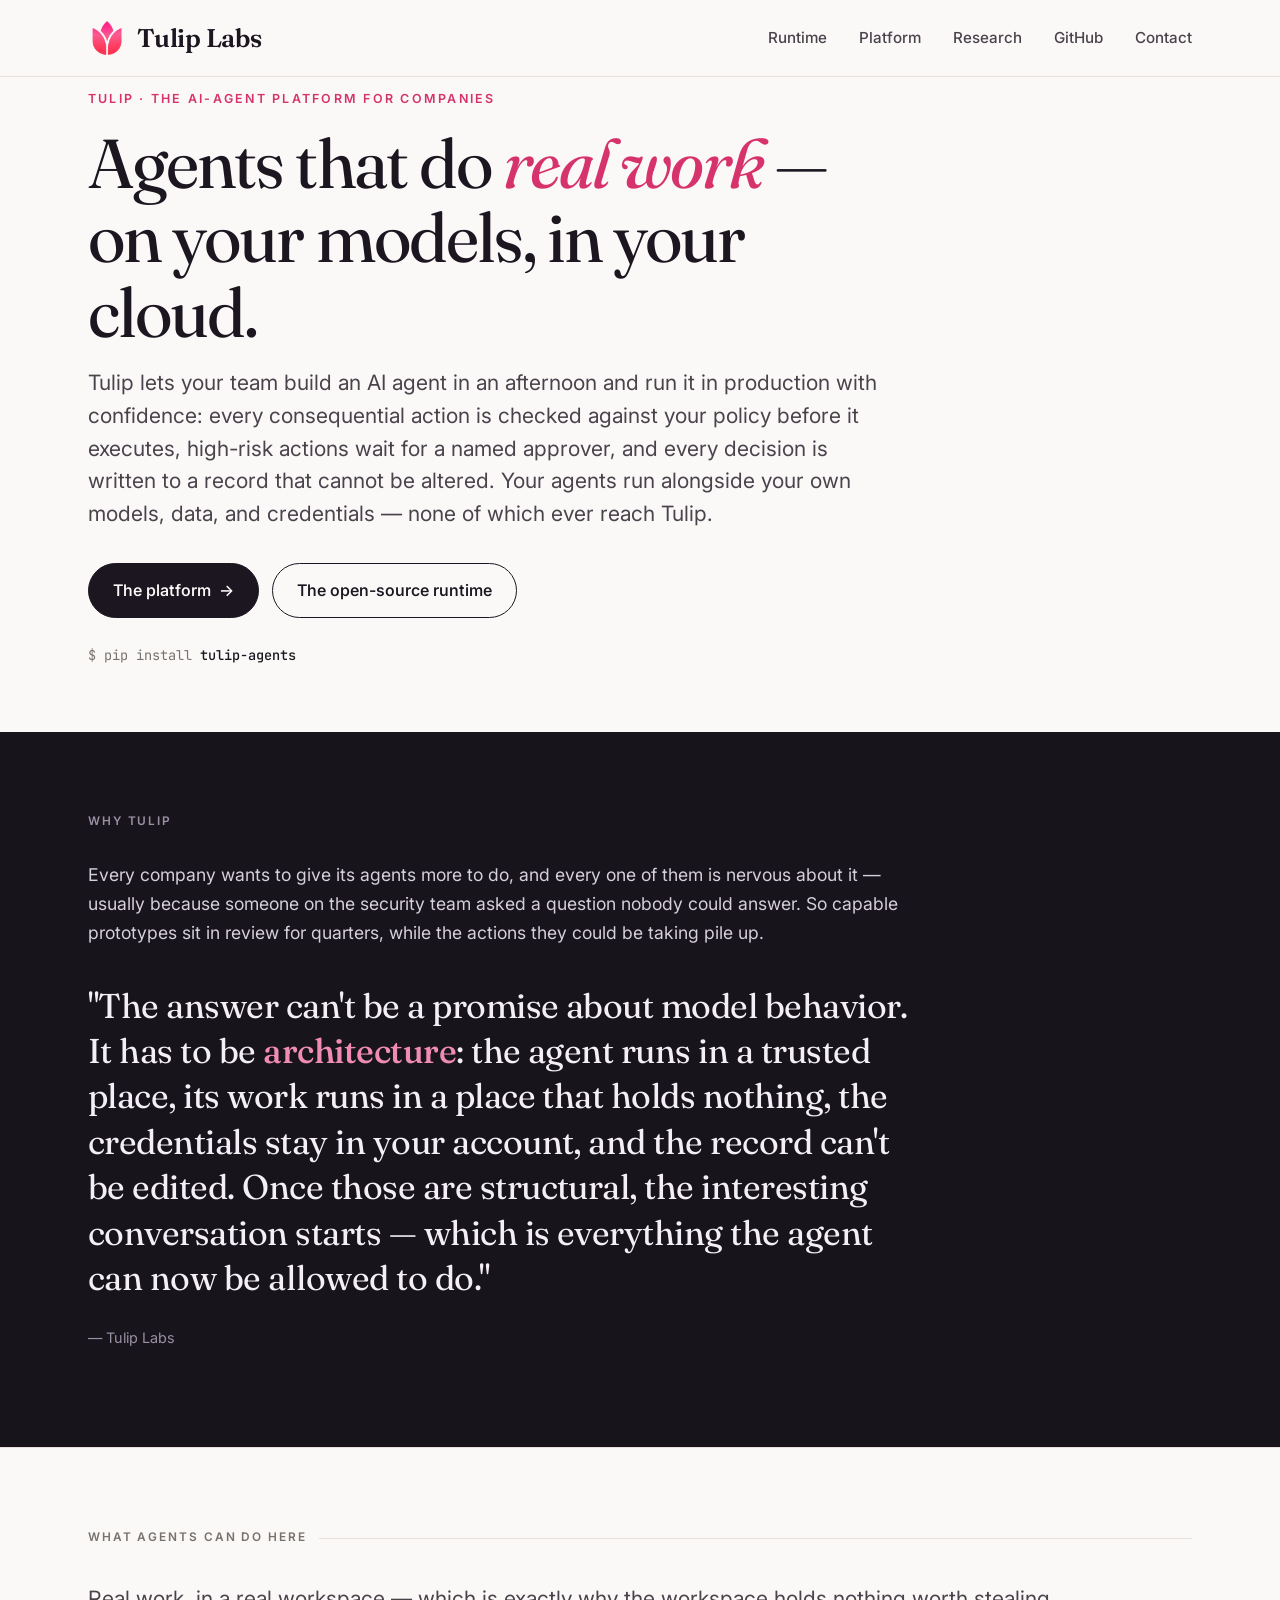
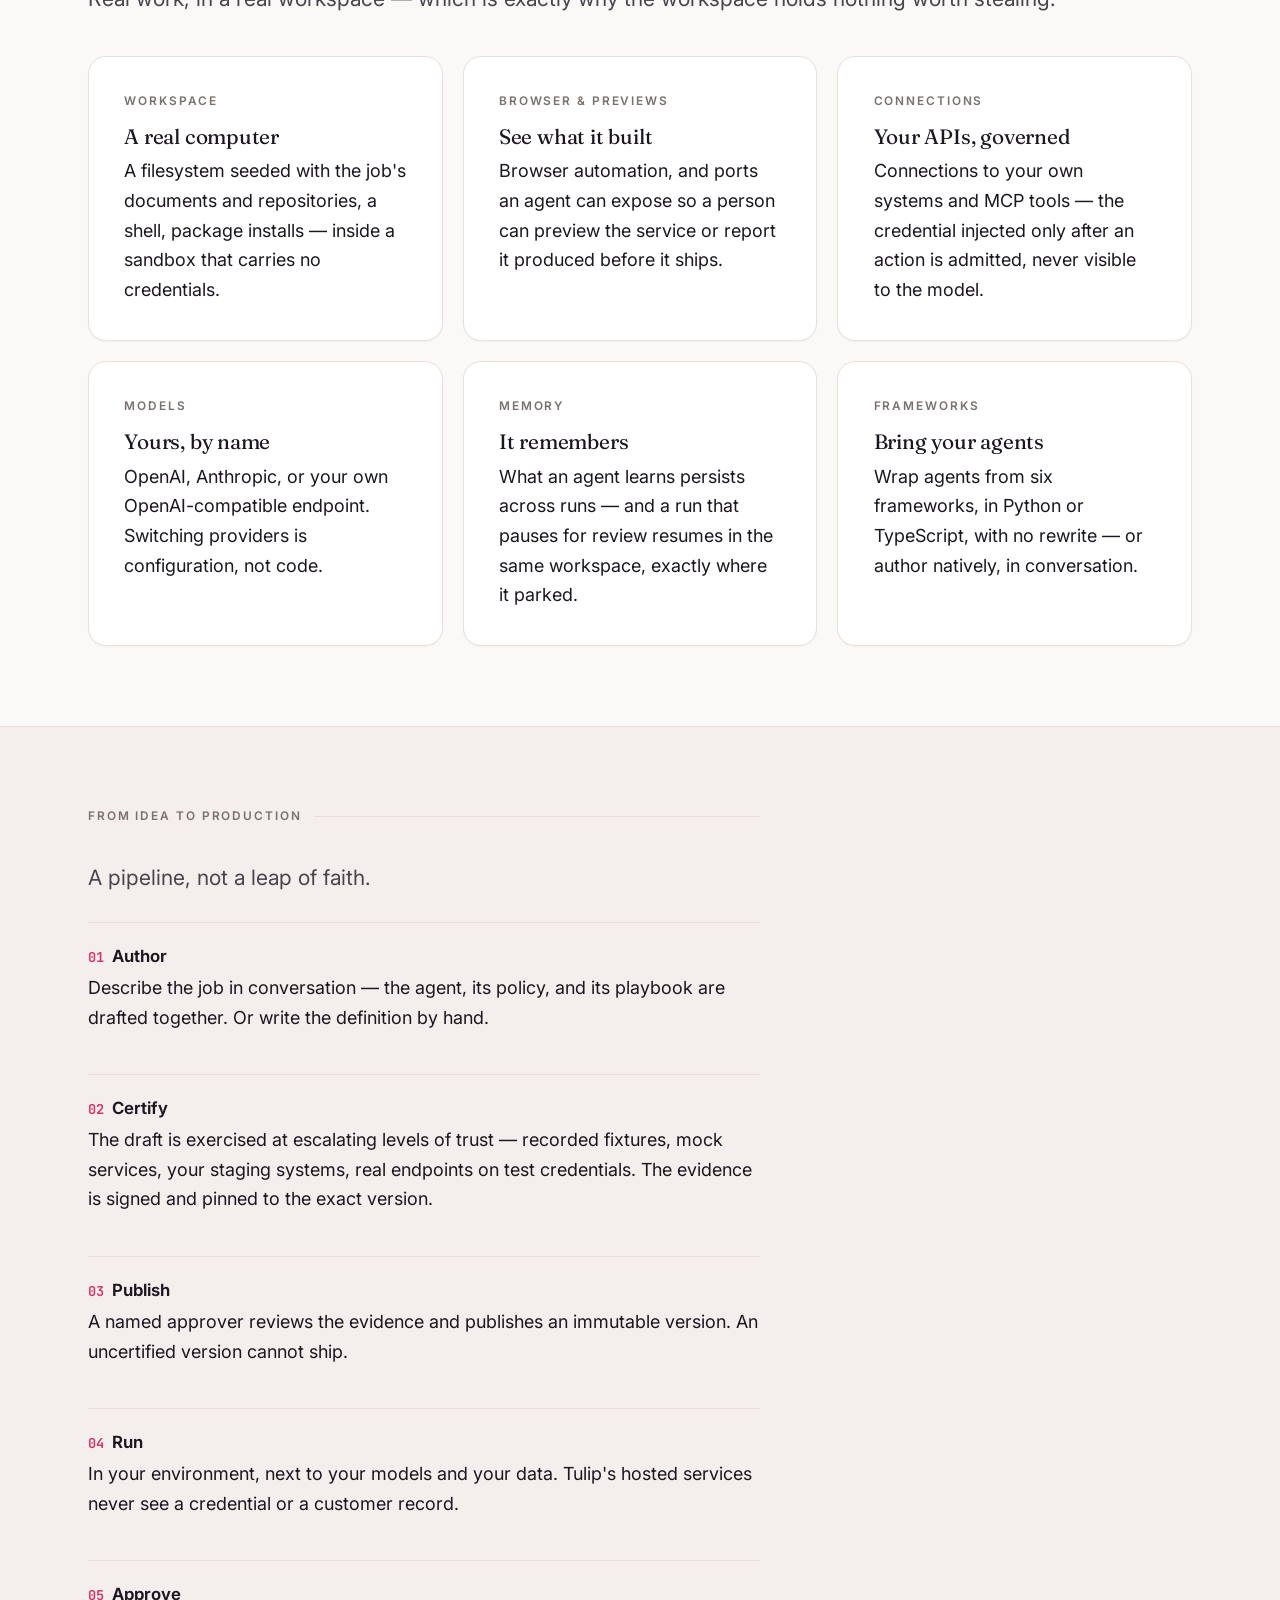
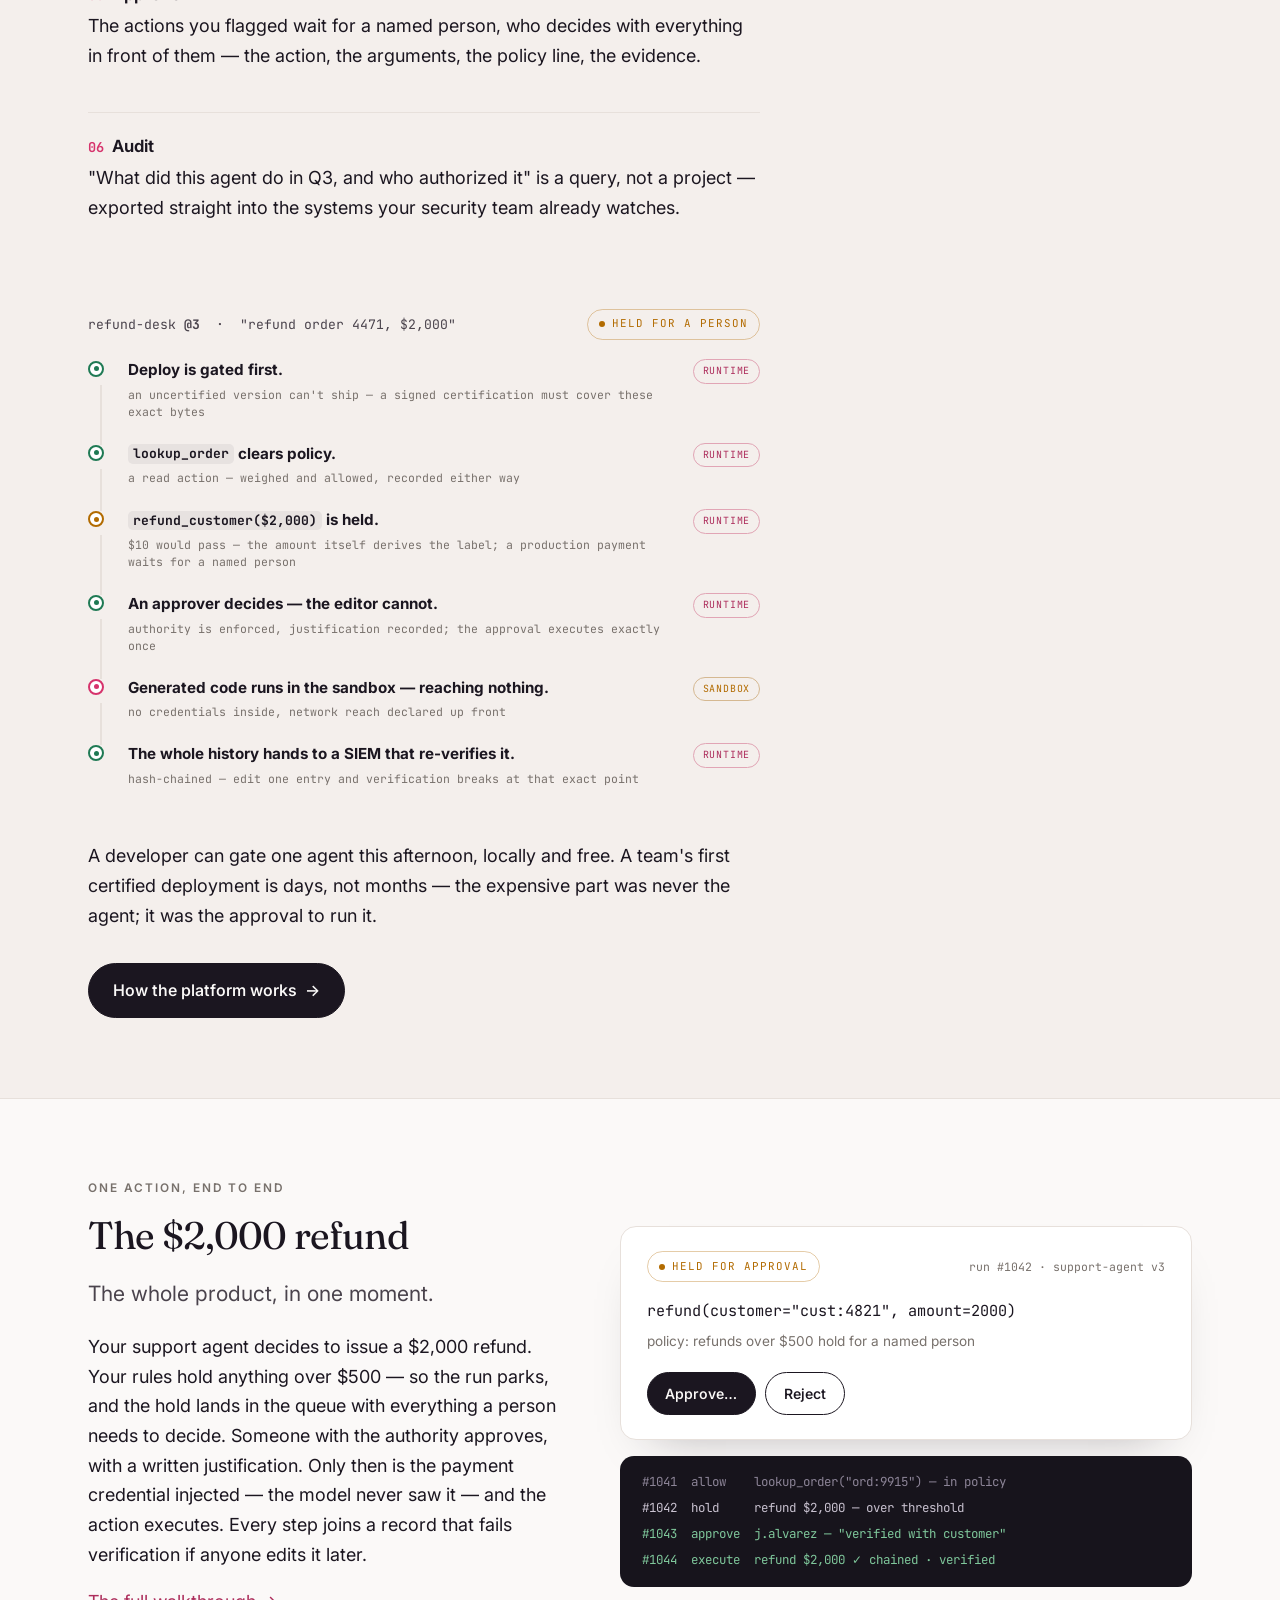
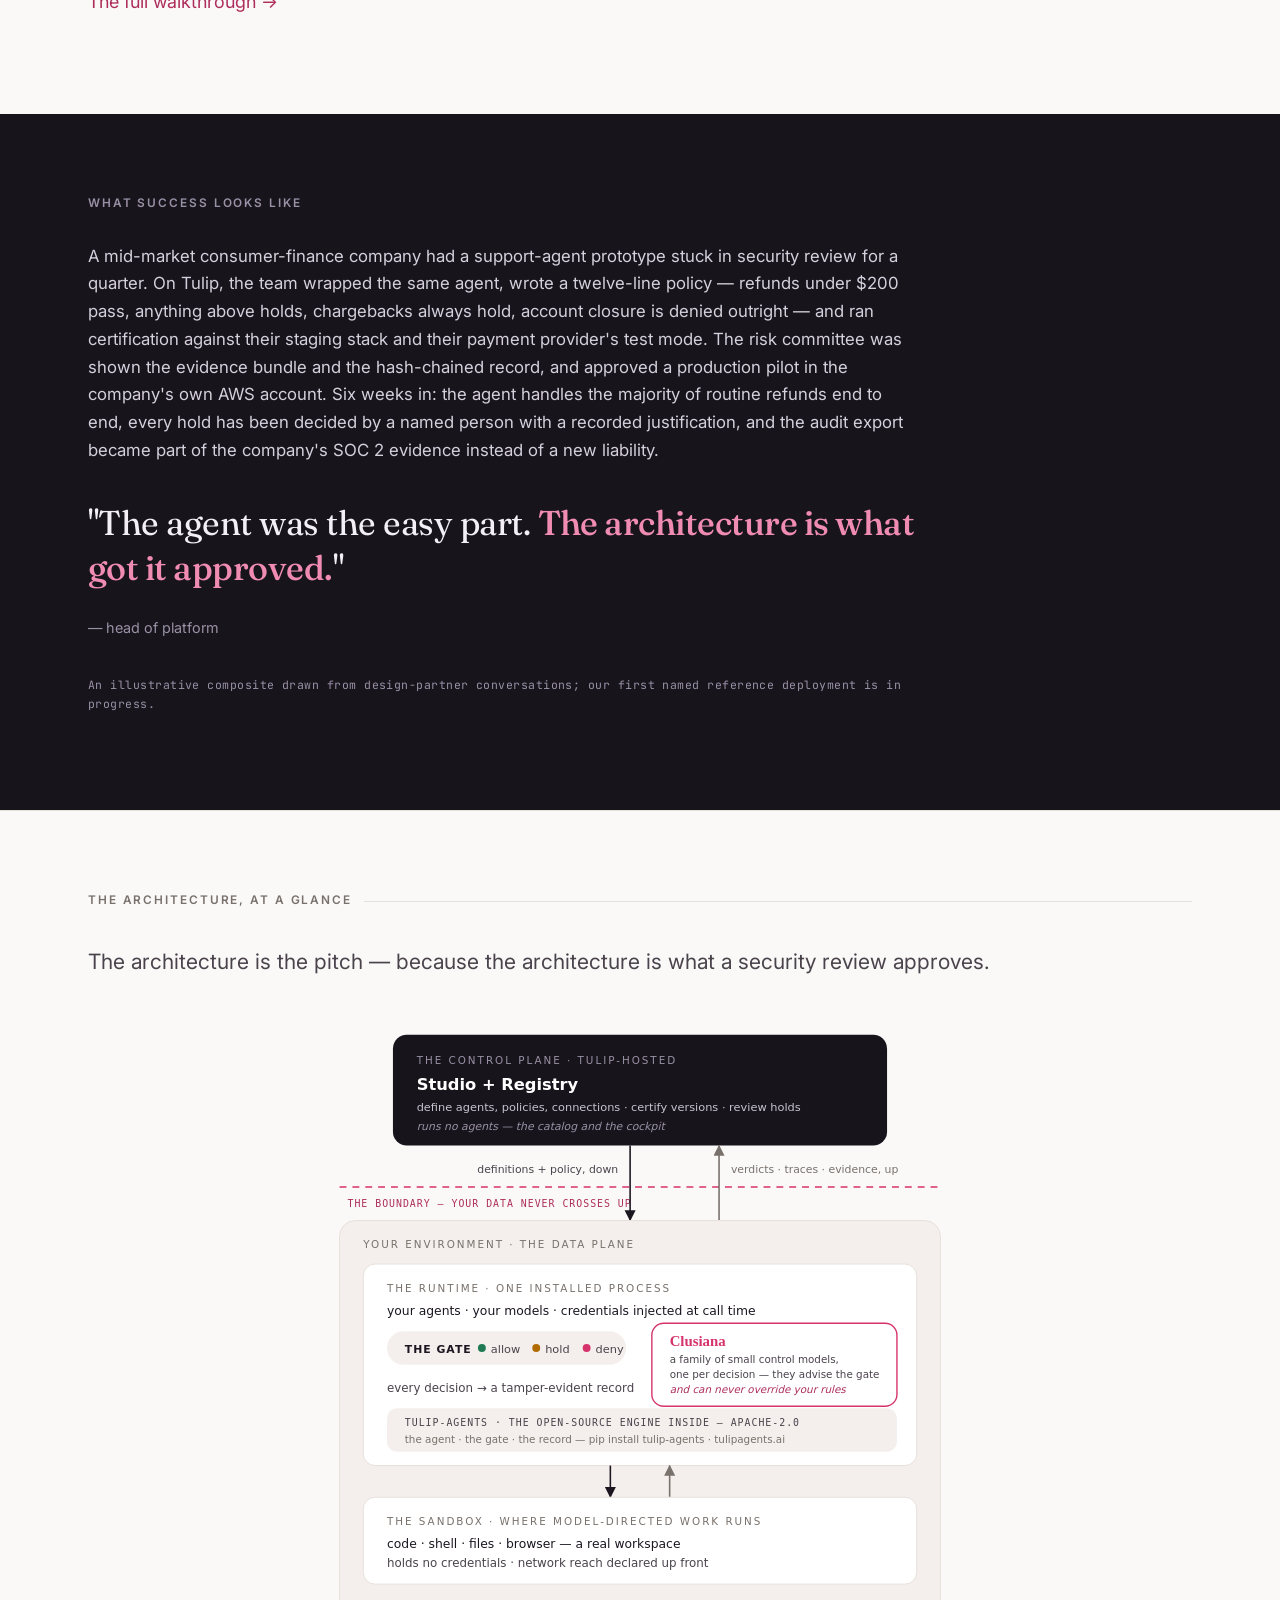
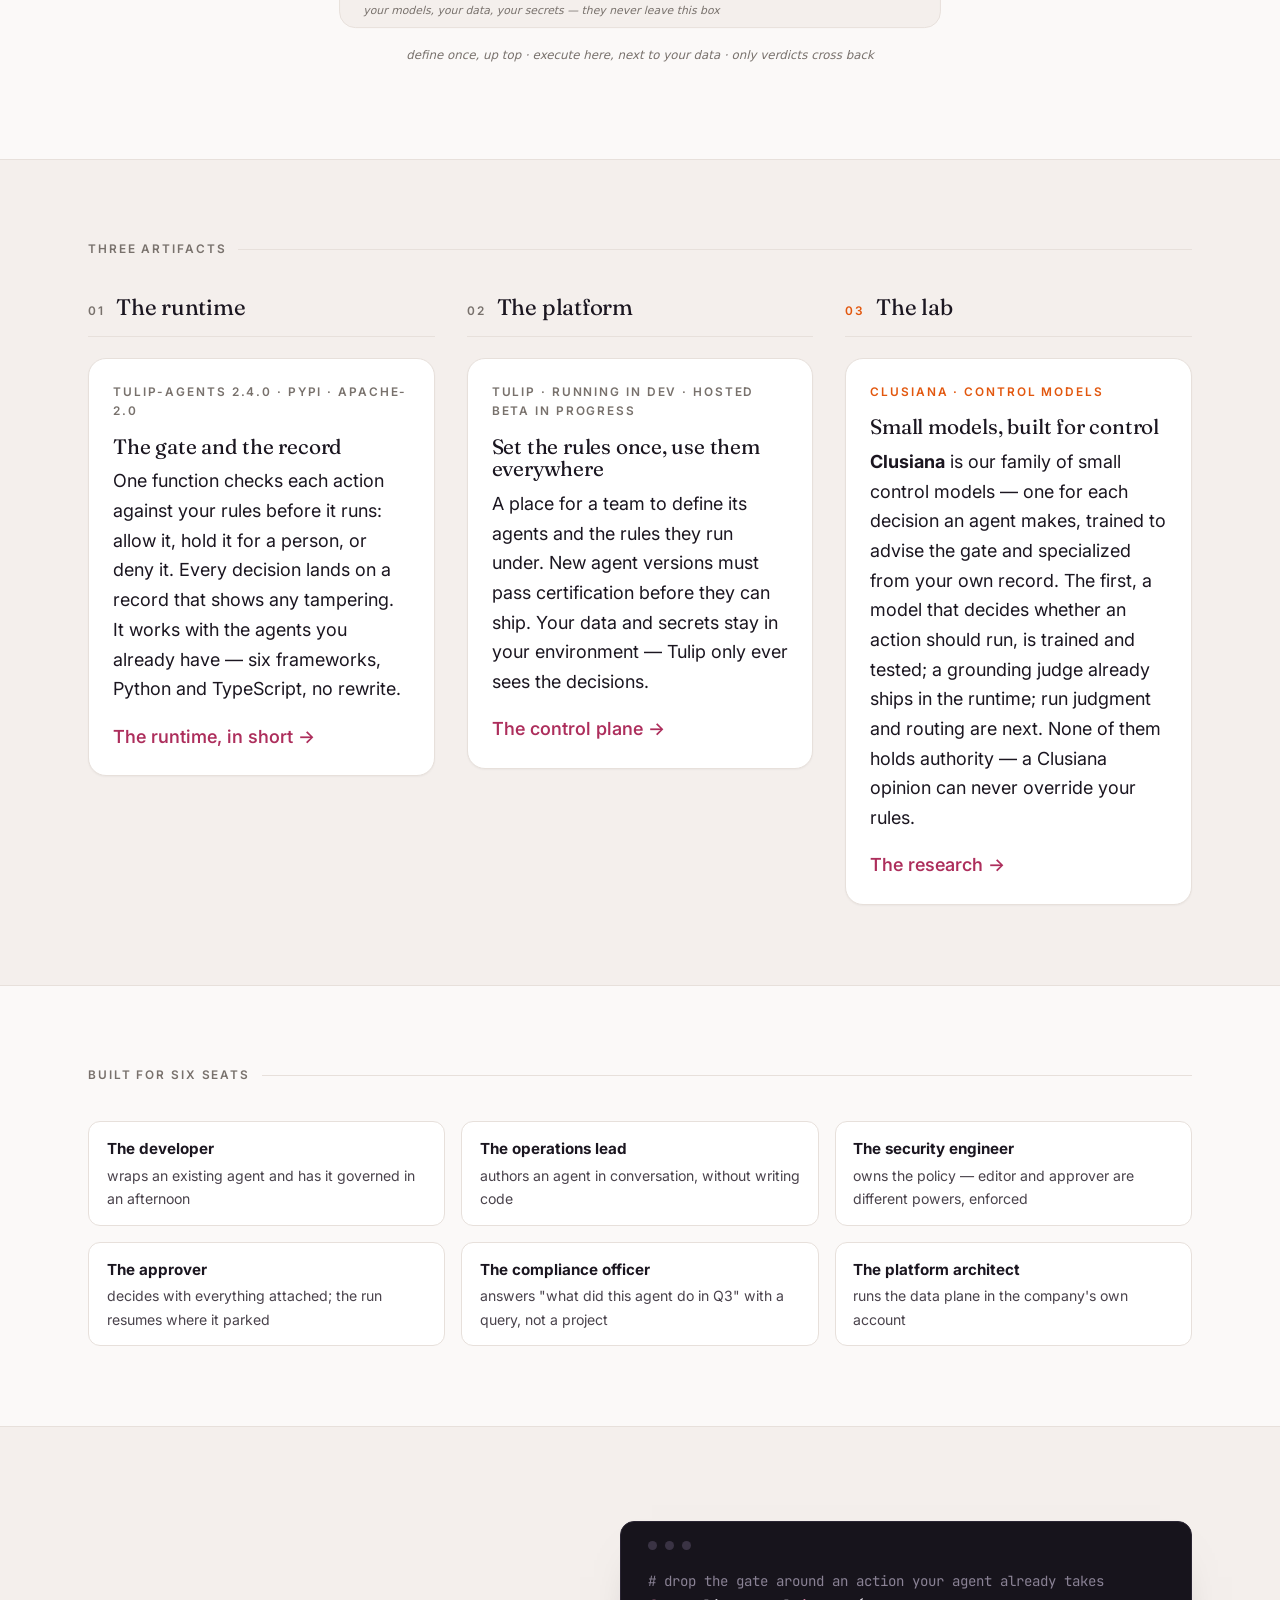
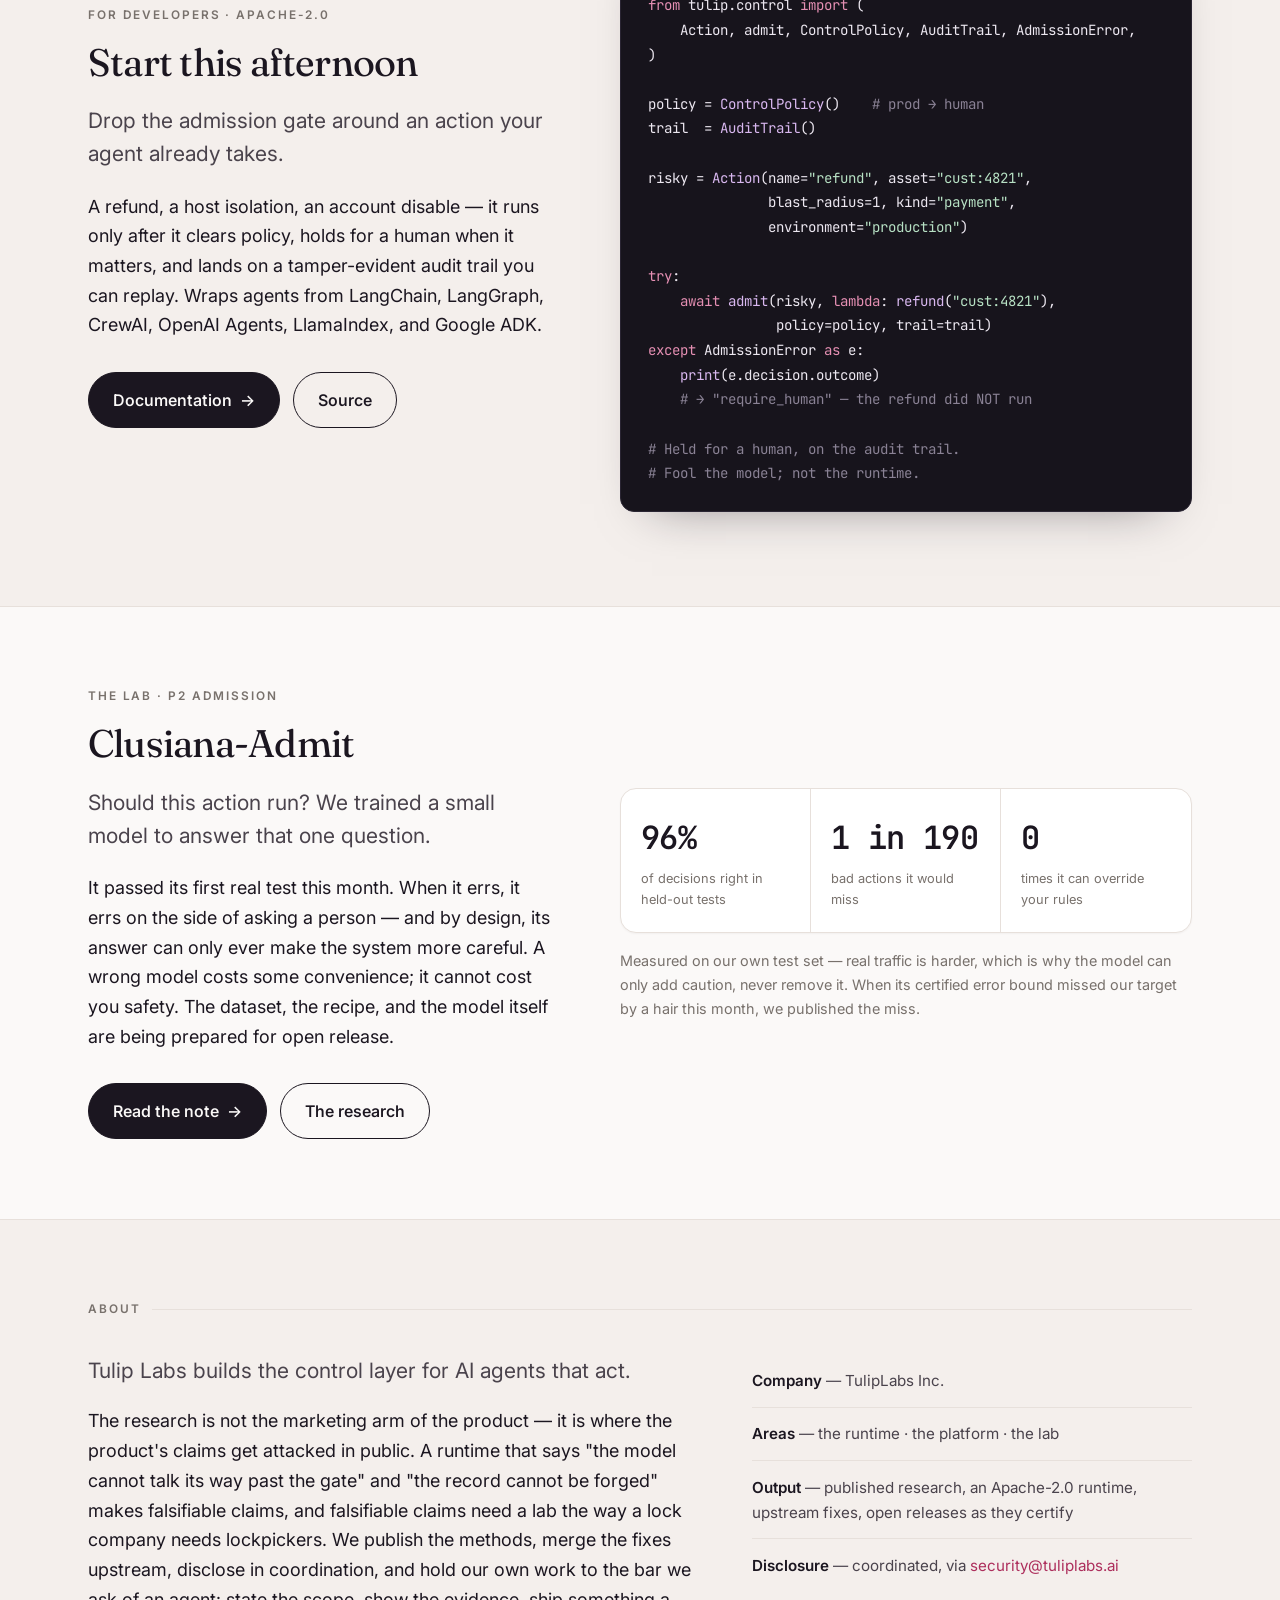
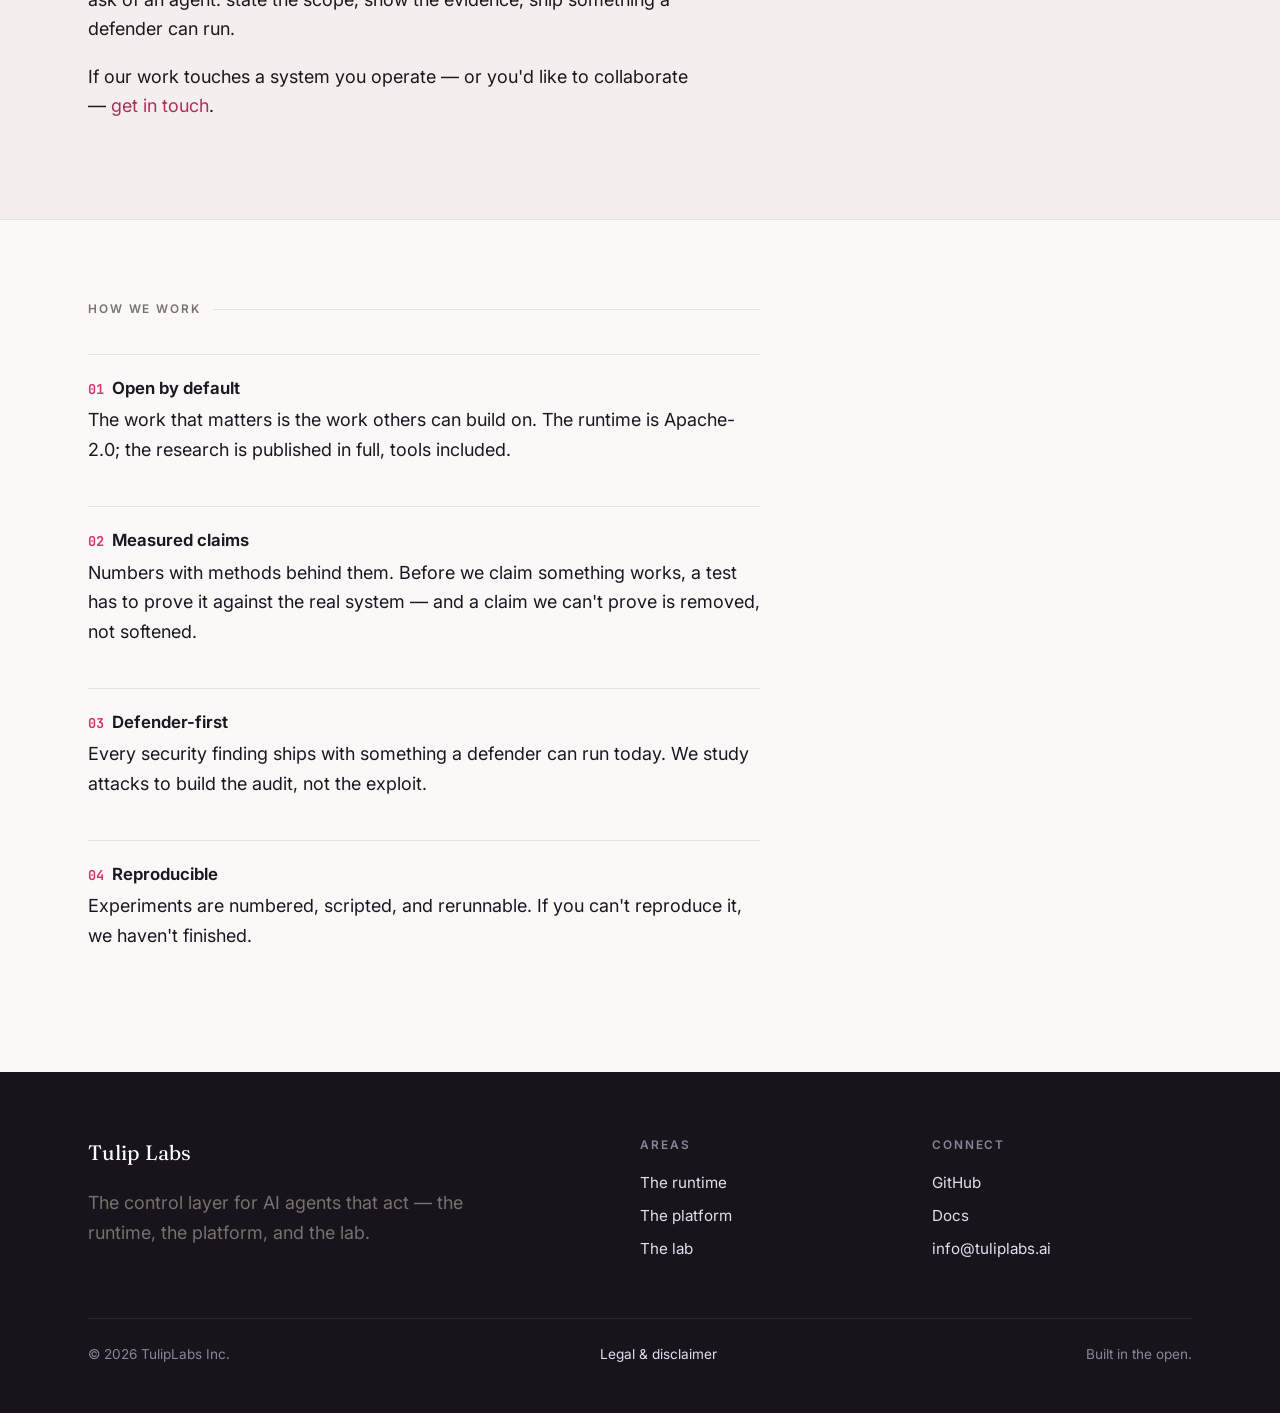
<file: index.html>
<!doctype html>
<html lang="en">
<head>
  <meta charset="utf-8">
  <meta name="viewport" content="width=device-width, initial-scale=1">
  <title>Tulip Labs — build, certify, and run AI agents that do real work</title>
  <meta name="description" content="Build, certify, and run AI agents that do real work — on your own models and infrastructure. Every consequential action clears your policy, the risky ones wait for a named person, and the record cannot be altered. Open-source runtime; Clusiana control models.">
  <link rel="icon" href="assets/tulip-mark-pink.png" type="image/png">
  <link rel="apple-touch-icon" href="assets/tulip-mark-pink.png">
  <meta name="theme-color" content="#FBF9F8">
  <link rel="canonical" href="https://tuliplabs.ai/">

  <!-- Open Graph -->
  <meta property="og:type" content="website">
  <meta property="og:site_name" content="Tulip Labs">
  <meta property="og:title" content="Tulip Labs — agents that do real work, on your models, in your cloud">
  <meta property="og:description" content="Author an agent in an afternoon, certify it on evidence, and run it in production — every consequential action cleared by your policy, the risky ones waiting for a named person, all of it on a tamper-evident record.">
  <meta property="og:url" content="https://tuliplabs.ai/">
  <meta property="og:image" content="https://tuliplabs.ai/assets/og-card.png">
  <meta property="og:image:width" content="1200">
  <meta property="og:image:height" content="630">
  <meta property="og:image:alt" content="Tulip Labs — the control layer for AI agents that act.">
  <meta name="twitter:card" content="summary_large_image">
  <meta name="twitter:image" content="https://tuliplabs.ai/assets/og-card.png">

  <script type="application/ld+json">
  {
    "@context": "https://schema.org",
    "@type": "Organization",
    "name": "Tulip Labs",
    "url": "https://tuliplabs.ai/",
    "description": "Tulip Labs builds the control layer for AI agents that act: an open-source control runtime, the Tulip authorization control plane, and the Clusiana control models.",
    "logo": "https://tuliplabs.ai/assets/tulip-mark-pink.png",
    "sameAs": ["https://github.com/tuliplabs-ai/sdk-python", "https://tulipagents.ai/"]
  }
  </script>

  <link rel="preconnect" href="https://fonts.googleapis.com">
  <link rel="preconnect" href="https://fonts.gstatic.com" crossorigin>
  <link href="https://fonts.googleapis.com/css2?family=Fraunces:ital,opsz,wght@0,9..144,360..600;1,9..144,400..560&family=Inter:wght@400;500;600;650&family=JetBrains+Mono:wght@500;600&display=swap" rel="stylesheet">
  <link rel="stylesheet" href="styles.css?v=9">
</head>
<body>

<header class="site-head">
  <div class="wrap">
    <a class="brand" href="/" aria-label="Tulip Labs home">
      <img class="brand-mark" src="assets/tulip-mark-pink.png" width="38" height="38" alt="">
      <span class="wordmark">Tulip <b>Labs</b></span>
    </a>
    <nav class="nav">
      <a href="open-source.html">Runtime</a>
      <a href="platform.html">Platform</a>
      <a href="research.html">Research</a>
      <a class="hide-sm" href="https://github.com/tuliplabs-ai/sdk-python">GitHub</a>
      <a href="contact.html">Contact</a>
    </nav>
  </div>
</header>

<main>

  <!-- HERO — the press release headline -->
  <section class="hero">
    <div class="wrap">
      <div class="col">
        <p class="kicker">Tulip · the AI-agent platform for companies</p>
        <h1>Agents that do <span class="accent">real work</span> — on your models, in your cloud.</h1>
        <p class="lede">Tulip lets your team build an AI agent in an afternoon and run it in production with confidence: every consequential action is checked against your policy before it executes, high-risk actions wait for a named approver, and every decision is written to a record that cannot be altered. Your agents run alongside your own models, data, and credentials — none of which ever reach Tulip.</p>
        <div class="btn-row">
          <a class="btn btn--primary" href="platform.html">The platform <span class="arrow">→</span></a>
          <a class="btn btn--ghost" href="open-source.html">The open-source runtime</a>
        </div>
        <p class="pip">$ pip install <b>tulip-agents</b></p>
      </div>
    </div>
  </section>

  <!-- THE PROBLEM + THE QUOTE -->
  <section class="band band--ink">
    <div class="wrap">
      <div class="col" style="max-width:52rem">
        <p class="label" style="margin-bottom:1.8rem">Why Tulip</p>
        <p style="font-size:1.1rem;color:#D6CFDC;margin-bottom:2.2rem">Every company wants to give its agents more to do, and every one of them is nervous about it — usually because someone on the security team asked a question nobody could answer. So capable prototypes sit in review for quarters, while the actions they could be taking pile up.</p>
        <p class="thesis">"The answer can't be a promise about model behavior. It has to be <b>architecture</b>: the agent runs in a trusted place, its work runs in a place that holds nothing, the credentials stay in your account, and the record can't be edited. Once those are structural, the interesting conversation starts — which is everything the agent can now be allowed to do."</p>
        <p class="quote-attr">— Tulip Labs</p>
      </div>
    </div>
  </section>

  <!-- WHAT AGENTS CAN DO -->
  <section>
    <div class="wrap">
      <div class="eyebrow-row"><span class="label">What agents can do here</span><span class="line"></span></div>
      <p class="lede" style="margin-bottom:2.5rem">Real work, in a real workspace — which is exactly why the workspace holds nothing worth stealing.</p>
      <div class="grid-3">
        <div class="card"><span class="label">Workspace</span><h3>A real computer</h3><p>A filesystem seeded with the job's documents and repositories, a shell, package installs — inside a sandbox that carries no credentials.</p></div>
        <div class="card"><span class="label">Browser &amp; previews</span><h3>See what it built</h3><p>Browser automation, and ports an agent can expose so a person can preview the service or report it produced before it ships.</p></div>
        <div class="card"><span class="label">Connections</span><h3>Your APIs, governed</h3><p>Connections to your own systems and MCP tools — the credential injected only after an action is admitted, never visible to the model.</p></div>
        <div class="card"><span class="label">Models</span><h3>Yours, by name</h3><p>OpenAI, Anthropic, or your own OpenAI-compatible endpoint. Switching providers is configuration, not code.</p></div>
        <div class="card"><span class="label">Memory</span><h3>It remembers</h3><p>What an agent learns persists across runs — and a run that pauses for review resumes in the same workspace, exactly where it parked.</p></div>
        <div class="card"><span class="label">Frameworks</span><h3>Bring your agents</h3><p>Wrap agents from six frameworks, in Python or TypeScript, with no rewrite — or author natively, in conversation.</p></div>
      </div>
    </div>
  </section>

  <!-- FROM IDEA TO PRODUCTION -->
  <section class="band">
    <div class="wrap">
      <div class="col">
        <div class="eyebrow-row"><span class="label">From idea to production</span><span class="line"></span></div>
        <p class="lede" style="margin-bottom:1.7rem">A pipeline, not a leap of faith.</p>
        <div class="principle">
          <h3><span class="idx">01</span>Author</h3>
          <p>Describe the job in conversation — the agent, its policy, and its playbook are drafted together. Or write the definition by hand.</p>
        </div>
        <div class="principle">
          <h3><span class="idx">02</span>Certify</h3>
          <p>The draft is exercised at escalating levels of trust — recorded fixtures, mock services, your staging systems, real endpoints on test credentials. The evidence is signed and pinned to the exact version.</p>
        </div>
        <div class="principle">
          <h3><span class="idx">03</span>Publish</h3>
          <p>A named approver reviews the evidence and publishes an immutable version. An uncertified version cannot ship.</p>
        </div>
        <div class="principle">
          <h3><span class="idx">04</span>Run</h3>
          <p>In your environment, next to your models and your data. Tulip's hosted services never see a credential or a customer record.</p>
        </div>
        <div class="principle">
          <h3><span class="idx">05</span>Approve</h3>
          <p>The actions you flagged wait for a named person, who decides with everything in front of them — the action, the arguments, the policy line, the evidence.</p>
        </div>
        <div class="principle">
          <h3><span class="idx">06</span>Audit</h3>
          <p>"What did this agent do in Q3, and who authorized it" is a query, not a project — exported straight into the systems your security team already watches.</p>
        </div>
        <div class="rail">
          <div class="rail-top"><span class="rt">refund-desk <b>@3</b> &nbsp;·&nbsp; "refund order 4471, $2,000"</span><span class="status wip">held for a person</span></div>
          <div class="step allow">
            <span class="dot"><i></i></span>
            <span class="txt"><b>Deploy is gated first.</b><span class="sub">an uncertified version can't ship — a signed certification must cover these exact bytes</span></span>
            <span class="where gw">runtime</span>
          </div>
          <div class="step allow">
            <span class="dot"><i></i></span>
            <span class="txt"><b><code>lookup_order</code> clears policy.</b><span class="sub">a read action — weighed and allowed, recorded either way</span></span>
            <span class="where gw">runtime</span>
          </div>
          <div class="step hold">
            <span class="dot"><i></i></span>
            <span class="txt"><b><code>refund_customer($2,000)</code> is held.</b><span class="sub">$10 would pass — the amount itself derives the label; a production payment waits for a named person</span></span>
            <span class="where gw">runtime</span>
          </div>
          <div class="step allow">
            <span class="dot"><i></i></span>
            <span class="txt"><b>An approver decides — the editor cannot.</b><span class="sub">authority is enforced, justification recorded; the approval executes exactly once</span></span>
            <span class="where gw">runtime</span>
          </div>
          <div class="step exec">
            <span class="dot"><i></i></span>
            <span class="txt"><b>Generated code runs in the sandbox — reaching nothing.</b><span class="sub">no credentials inside, network reach declared up front</span></span>
            <span class="where sb">sandbox</span>
          </div>
          <div class="step allow">
            <span class="dot"><i></i></span>
            <span class="txt"><b>The whole history hands to a SIEM that re-verifies it.</b><span class="sub">hash-chained — edit one entry and verification breaks at that exact point</span></span>
            <span class="where gw">runtime</span>
          </div>
        </div>
        <p style="margin-top:2rem">A developer can gate one agent this afternoon, locally and free. A team's first certified deployment is days, not months — the expensive part was never the agent; it was the approval to run it.</p>
        <div class="btn-row">
          <a class="btn btn--primary" href="platform.html">How the platform works <span class="arrow">→</span></a>
        </div>
      </div>
    </div>
  </section>

  <!-- THE MOMENT -->
  <section>
    <div class="wrap">
      <div class="work">
        <div class="work__copy">
          <p class="label" style="margin-bottom:1rem">One action, end to end</p>
          <h2>The $2,000 refund</h2>
          <p class="lede" style="margin-bottom:1.3rem">The whole product, in one moment.</p>
          <p>Your support agent decides to issue a $2,000 refund. Your rules hold anything over $500 — so the run parks, and the hold lands in the queue with everything a person needs to decide. Someone with the authority approves, with a written justification. Only then is the payment credential injected — the model never saw it — and the action executes. Every step joins a record that fails verification if anyone edits it later.</p>
          <p><a class="more" href="platform.html">The full walkthrough →</a></p>
        </div>
        <div class="work__media">
          <div class="mock" aria-hidden="true">
            <div class="mock-card">
              <div class="mock-head"><span class="status wip">Held for approval</span><span class="mock-id">run #1042 · support-agent v3</span></div>
              <p class="mock-action">refund(customer="cust:4821", amount=2000)</p>
              <p class="mock-policy">policy: refunds over $500 hold for a named person</p>
              <div class="mock-btns"><span class="btn btn--primary">Approve…</span><span class="btn btn--ghost">Reject</span></div>
            </div>
            <div class="mock-record">
              <span class="mut">#1041&nbsp; allow&nbsp;&nbsp;&nbsp; lookup_order("ord:9915") — in policy</span>
              <span>#1042&nbsp; hold&nbsp;&nbsp;&nbsp;&nbsp; refund $2,000 — over threshold</span>
              <span class="ok">#1043&nbsp; approve&nbsp; j.alvarez — "verified with customer"</span>
              <span class="ok">#1044&nbsp; execute&nbsp; refund $2,000 ✓ chained · verified</span>
            </div>
          </div>
        </div>
      </div>
    </div>
  </section>


  <!-- WHAT SUCCESS LOOKS LIKE -->
  <section class="band band--ink">
    <div class="wrap">
      <div class="col" style="max-width:52rem">
        <p class="label" style="margin-bottom:1.8rem">What success looks like</p>
        <p style="font-size:1.05rem;color:#D6CFDC;margin-bottom:2.2rem">A mid-market consumer-finance company had a support-agent prototype stuck in security review for a quarter. On Tulip, the team wrapped the same agent, wrote a twelve-line policy — refunds under $200 pass, anything above holds, chargebacks always hold, account closure is denied outright — and ran certification against their staging stack and their payment provider's test mode. The risk committee was shown the evidence bundle and the hash-chained record, and approved a production pilot in the company's own AWS account. Six weeks in: the agent handles the majority of routine refunds end to end, every hold has been decided by a named person with a recorded justification, and the audit export became part of the company's SOC&nbsp;2 evidence instead of a new liability.</p>
        <p class="thesis">"The agent was the easy part. <b>The architecture is what got it approved.</b>"</p>
        <p class="quote-attr">— head of platform</p>
        <p class="story-note">An illustrative composite drawn from design-partner conversations; our first named reference deployment is in progress.</p>
      </div>
    </div>
  </section>

  <!-- THE ARCHITECTURE, AT A GLANCE -->
  <section>
    <div class="wrap">
      <div class="eyebrow-row"><span class="label">The architecture, at a glance</span><span class="line"></span></div>
      <p class="lede" style="margin-bottom:2.5rem">The architecture is the pitch — because the architecture is what a security review approves.</p>
      <div style="max-width:42rem;margin:0 auto">
        <img src="assets/architecture.svg" width="680" height="668" style="width:100%;height:auto;display:block" alt="Two planes. The Tulip-hosted control plane — Studio and Registry — defines agents, policies and connections, certifies versions, and reviews holds; it runs no agents. Definitions and policy flow down; verdicts, traces and evidence flow up; your data never crosses the boundary. In your environment, the runtime — one installed process — runs your agents with your models, injects credentials at call time, passes every action through the gate (allow, hold, deny) onto a tamper-evident record. Inside the runtime: tulip-agents, the open-source engine — the agent, the gate, and the record. Clusiana, a family of small control models, one per decision, advises the gate and can never override your rules. Model-directed work runs in a sandbox that holds no credentials, with network reach declared up front.">
      </div>
    </div>
  </section>

  <!-- THREE ARTIFACTS -->
  <section class="band">
    <div class="wrap">
      <div class="eyebrow-row"><span class="label">Three artifacts</span><span class="line"></span></div>
      <div class="pillars pillars--three">
        <div class="pillar">
          <div class="pillar__head"><span class="label">01</span><h3>The runtime</h3></div>
          <div class="card">
            <span class="label">tulip-agents 2.4.0 · PyPI · Apache-2.0</span>
            <h3>The gate and the record</h3>
            <p>One function checks each action against your rules before it runs: allow it, hold it for a person, or deny it. Every decision lands on a record that shows any tampering. It works with the agents you already have — six frameworks, Python and TypeScript, no rewrite.</p>
            <p><a class="more" href="open-source.html">The runtime, in short →</a></p>
          </div>
        </div>
        <div class="pillar">
          <div class="pillar__head"><span class="label">02</span><h3>The platform</h3></div>
          <div class="card">
            <span class="label">Tulip · running in dev · hosted beta in progress</span>
            <h3>Set the rules once, use them everywhere</h3>
            <p>A place for a team to define its agents and the rules they run under. New agent versions must pass certification before they can ship. Your data and secrets stay in your environment — Tulip only ever sees the decisions.</p>
            <p><a class="more" href="platform.html">The control plane →</a></p>
          </div>
        </div>
        <div class="pillar pillar--research">
          <div class="pillar__head"><span class="label teal">03</span><h3>The lab</h3></div>
          <div class="card">
            <span class="label teal">Clusiana · control models</span>
            <h3>Small models, built for control</h3>
            <p><b>Clusiana</b> is our family of small control models — one for each decision an agent makes, trained to advise the gate and specialized from your own record. The first, a model that decides whether an action should run, is trained and tested; a grounding judge already ships in the runtime; run judgment and routing are next. None of them holds authority — a Clusiana opinion can never override your rules.</p>
            <p><a class="more" href="research.html">The research →</a></p>
          </div>
        </div>
      </div>
    </div>
  </section>


  <!-- BUILT FOR SIX SEATS -->
  <section>
    <div class="wrap">
      <div class="eyebrow-row"><span class="label">Built for six seats</span><span class="line"></span></div>
      <div class="seat-strip">
        <a class="seat-chip" href="platform.html#seats"><b>The developer</b>wraps an existing agent and has it governed in an afternoon</a>
        <a class="seat-chip" href="platform.html#seats"><b>The operations lead</b>authors an agent in conversation, without writing code</a>
        <a class="seat-chip" href="platform.html#seats"><b>The security engineer</b>owns the policy — editor and approver are different powers, enforced</a>
        <a class="seat-chip" href="platform.html#seats"><b>The approver</b>decides with everything attached; the run resumes where it parked</a>
        <a class="seat-chip" href="platform.html#seats"><b>The compliance officer</b>answers "what did this agent do in Q3" with a query, not a project</a>
        <a class="seat-chip" href="platform.html#seats"><b>The platform architect</b>runs the data plane in the company's own account</a>
      </div>
    </div>
  </section>

  <!-- FOR DEVELOPERS -->
  <section class="band">
    <div class="wrap">
      <div class="work">
        <div class="work__copy">
          <p class="label" style="margin-bottom:1rem">For developers · Apache-2.0</p>
          <h2>Start this afternoon</h2>
          <p class="lede" style="margin-bottom:1.3rem">Drop the admission gate around an action your agent already takes.</p>
          <p>A refund, a host isolation, an account disable — it runs only after it clears policy, holds for a human when it matters, and lands on a tamper-evident audit trail you can replay. Wraps agents from LangChain, LangGraph, CrewAI, OpenAI Agents, LlamaIndex, and Google ADK.</p>
          <div class="btn-row">
            <a class="btn btn--primary" href="https://tulipagents.ai/">Documentation <span class="arrow">→</span></a>
            <a class="btn btn--ghost" href="https://github.com/tuliplabs-ai/sdk-python">Source</a>
          </div>
        </div>
        <div class="work__media">
          <pre class="code"><span class="c"># drop the gate around an action your agent already takes</span>
<span class="k">from</span> tulip.control <span class="k">import</span> (
    Action, admit, ControlPolicy, AuditTrail, AdmissionError,
)

policy = <span class="fn">ControlPolicy</span>()    <span class="c"># prod → human</span>
trail  = <span class="fn">AuditTrail</span>()

risky = <span class="fn">Action</span>(name=<span class="s">"refund"</span>, asset=<span class="s">"cust:4821"</span>,
               blast_radius=1, kind=<span class="s">"payment"</span>,
               environment=<span class="s">"production"</span>)

<span class="k">try</span>:
    <span class="k">await</span> <span class="fn">admit</span>(risky, <span class="k">lambda</span>: <span class="fn">refund</span>(<span class="s">"cust:4821"</span>),
                policy=policy, trail=trail)
<span class="k">except</span> AdmissionError <span class="k">as</span> e:
    <span class="fn">print</span>(e.decision.outcome)
    <span class="c"># → "require_human" — the refund did NOT run</span>

<span class="c"># Held for a human, on the audit trail.</span>
<span class="c"># Fool the model; not the runtime.</span></pre>
        </div>
      </div>
    </div>
  </section>

  <!-- THE LAB RESULT -->
  <section>
    <div class="wrap">
      <div class="work flip">
        <div class="work__media">
          <div class="stats">
            <div class="stat"><div class="n">96%</div><div class="k">of decisions right in held-out tests</div></div>
            <div class="stat"><div class="n">1 in 190</div><div class="k">bad actions it would miss</div></div>
            <div class="stat"><div class="n">0</div><div class="k">times it can override your rules</div></div>
          </div>
          <p class="muted" style="font-size:0.9rem;margin-top:1rem">Measured on our own test set — real traffic is harder, which is why the model can only add caution, never remove it. When its certified error bound missed our target by a hair this month, we published the miss.</p>
        </div>
        <div class="work__copy">
          <p class="label" style="margin-bottom:1rem">The lab · P2 Admission</p>
          <h2>Clusiana-Admit</h2>
          <p class="lede" style="margin-bottom:1.3rem">Should this action run? We trained a small model to answer that one question.</p>
          <p>It passed its first real test this month. When it errs, it errs on the side of asking a person — and by design, its answer can only ever make the system more careful. A wrong model costs some convenience; it cannot cost you safety. The dataset, the recipe, and the model itself are being prepared for open release.</p>
          <div class="btn-row">
            <a class="btn btn--primary" href="notes/clusiana-admit.html">Read the note <span class="arrow">→</span></a>
            <a class="btn btn--ghost" href="research.html">The research</a>
          </div>
        </div>
      </div>
    </div>
  </section>

  <!-- ABOUT -->
  <section class="band">
    <div class="wrap">
      <div class="eyebrow-row"><span class="label">About</span><span class="line"></span></div>
      <div class="about-grid">
        <div>
          <p class="lede" style="margin-bottom:1.2rem">Tulip Labs builds the control layer for AI agents that act.</p>
          <p>The research is not the marketing arm of the product — it is where the product's claims get attacked in public. A runtime that says "the model cannot talk its way past the gate" and "the record cannot be forged" makes falsifiable claims, and falsifiable claims need a lab the way a lock company needs lockpickers. We publish the methods, merge the fixes upstream, disclose in coordination, and hold our own work to the bar we ask of an agent: state the scope, show the evidence, ship something a defender can run.</p>
          <p>If our work touches a system you operate — or you'd like to collaborate — <a href="mailto:info@tuliplabs.ai">get in touch</a>.</p>
        </div>
        <ul class="about-facts">
          <li><b>Company</b> — TulipLabs Inc.</li>
          <li><b>Areas</b> — the runtime · the platform · the lab</li>
          <li><b>Output</b> — published research, an Apache-2.0 runtime, upstream fixes, open releases as they certify</li>
          <li><b>Disclosure</b> — coordinated, via <a href="mailto:security@tuliplabs.ai">security@tuliplabs.ai</a></li>
        </ul>
      </div>
    </div>
  </section>

  <!-- PRINCIPLES -->
  <section>
    <div class="wrap">
      <div class="col">
        <div class="eyebrow-row"><span class="label">How we work</span><span class="line"></span></div>
        <div class="principle">
          <h3><span class="idx">01</span>Open by default</h3>
          <p>The work that matters is the work others can build on. The runtime is Apache-2.0; the research is published in full, tools included.</p>
        </div>
        <div class="principle">
          <h3><span class="idx">02</span>Measured claims</h3>
          <p>Numbers with methods behind them. Before we claim something works, a test has to prove it against the real system — and a claim we can't prove is removed, not softened.</p>
        </div>
        <div class="principle">
          <h3><span class="idx">03</span>Defender-first</h3>
          <p>Every security finding ships with something a defender can run today. We study attacks to build the audit, not the exploit.</p>
        </div>
        <div class="principle">
          <h3><span class="idx">04</span>Reproducible</h3>
          <p>Experiments are numbered, scripted, and rerunnable. If you can't reproduce it, we haven't finished.</p>
        </div>
      </div>
    </div>
  </section>

</main>

<footer class="site-foot">
  <div class="wrap">
    <div class="foot-grid">
      <div class="foot-brand">
        <p class="wordmark">Tulip Labs</p>
        <p class="muted" style="max-width:24rem;margin-top:0.6rem">The control layer for AI agents that act — the runtime, the platform, and the lab.</p>
      </div>
      <div class="foot-col">
        <h4>Areas</h4>
        <a href="open-source.html">The runtime</a>
        <a href="platform.html">The platform</a>
        <a href="research.html">The lab</a>
      </div>
      <div class="foot-col">
        <h4>Connect</h4>
        <a href="https://github.com/tuliplabs-ai/sdk-python">GitHub</a>
        <a href="https://tulipagents.ai/">Docs</a>
        <a href="mailto:info@tuliplabs.ai">info@tuliplabs.ai</a>
      </div>
    </div>
    <div class="foot-bottom">
      <span>© 2026 TulipLabs Inc.</span>
      <span><a href="legal.html">Legal &amp; disclaimer</a></span>
      <span>Built in the open.</span>
    </div>
  </div>
</footer>

<script src="site.js?v=9" defer></script>
</body>
</html>
</file>
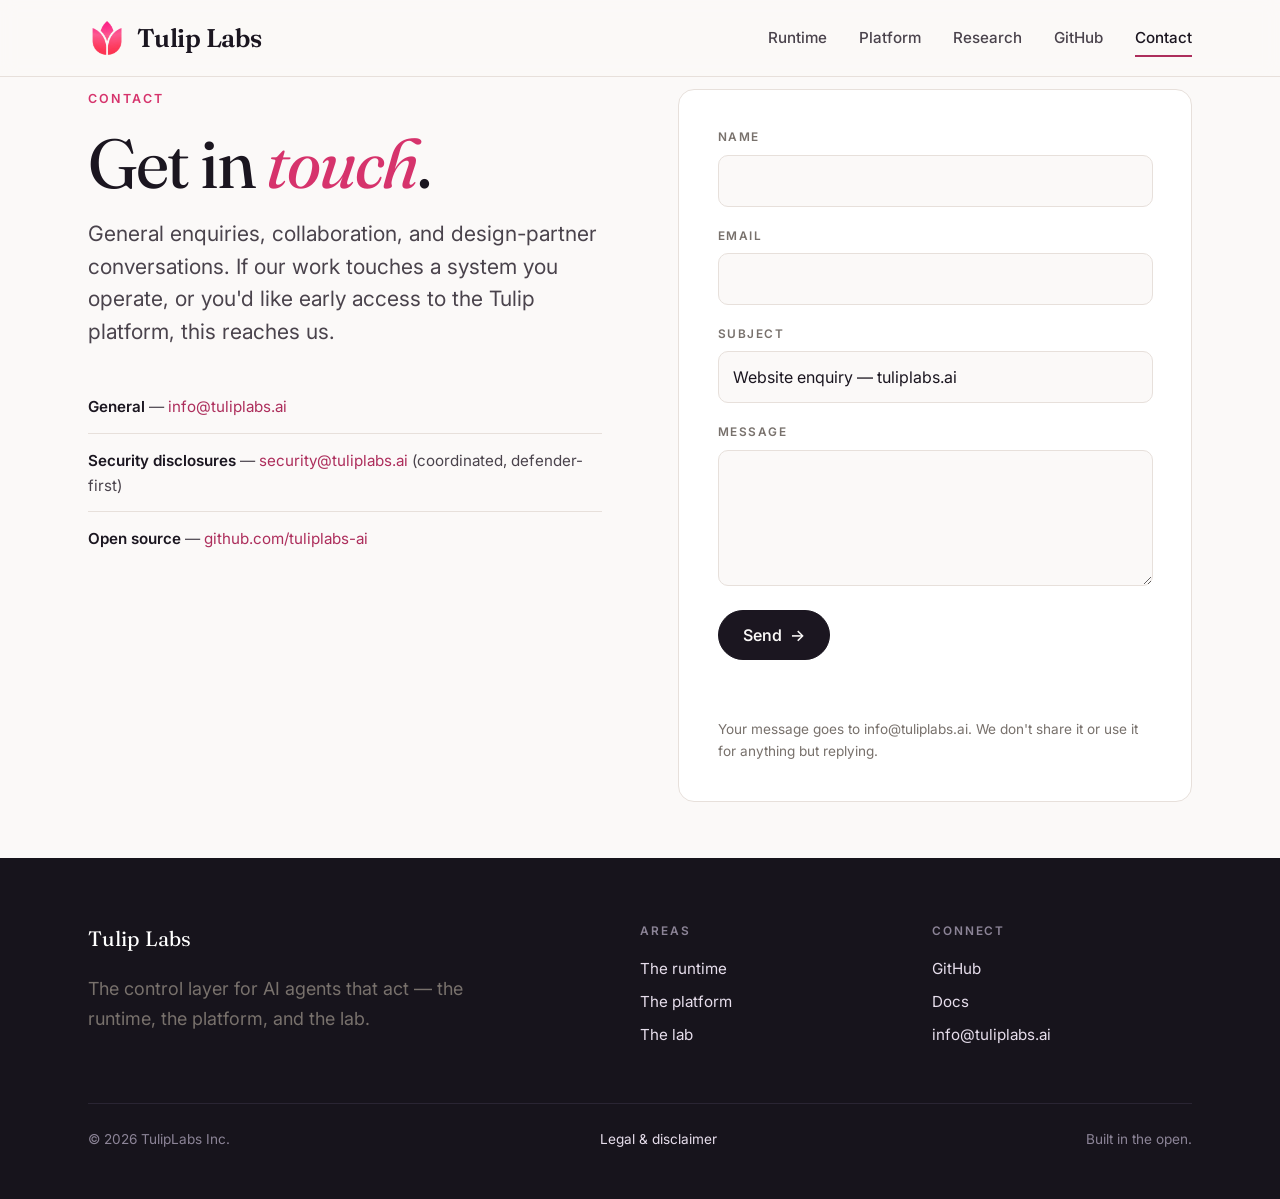
<file: contact.html>
<!doctype html>
<html lang="en">
<head>
  <meta charset="utf-8">
  <meta name="viewport" content="width=device-width, initial-scale=1">
  <title>Contact — Tulip Labs</title>
  <meta name="description" content="Get in touch with Tulip Labs — general enquiries, collaboration, and design-partner conversations. For security disclosures, email security@tuliplabs.ai.">
  <link rel="icon" href="assets/tulip-mark-pink.png" type="image/png">
  <link rel="apple-touch-icon" href="assets/tulip-mark-pink.png">
  <meta name="theme-color" content="#FBF9F8">
  <link rel="canonical" href="https://tuliplabs.ai/contact.html">
  <meta property="og:type" content="website">
  <meta property="og:site_name" content="Tulip Labs">
  <meta property="og:title" content="Contact — Tulip Labs">
  <meta property="og:description" content="Get in touch with Tulip Labs. For security disclosures, email security@tuliplabs.ai.">
  <meta property="og:url" content="https://tuliplabs.ai/contact.html">
  <meta property="og:image" content="https://tuliplabs.ai/assets/og-card.png">
  <meta name="twitter:card" content="summary_large_image">
  <meta name="twitter:image" content="https://tuliplabs.ai/assets/og-card.png">
  <link rel="preconnect" href="https://fonts.googleapis.com">
  <link rel="preconnect" href="https://fonts.gstatic.com" crossorigin>
  <link href="https://fonts.googleapis.com/css2?family=Fraunces:ital,opsz,wght@0,9..144,360..600;1,9..144,400..560&family=Inter:wght@400;500;600;650&family=JetBrains+Mono:wght@500;600&display=swap" rel="stylesheet">
  <link rel="stylesheet" href="styles.css?v=9">
</head>
<body>

<header class="site-head">
  <div class="wrap">
    <a class="brand" href="/" aria-label="Tulip Labs home">
      <img class="brand-mark" src="assets/tulip-mark-pink.png" width="38" height="38" alt="">
      <span class="wordmark">Tulip <b>Labs</b></span>
    </a>
    <nav class="nav">
      <a href="open-source.html">Runtime</a>
      <a href="platform.html">Platform</a>
      <a href="research.html">Research</a>
      <a class="hide-sm" href="https://github.com/tuliplabs-ai/sdk-python">GitHub</a>
      <a class="active" href="contact.html">Contact</a>
    </nav>
  </div>
</header>

<main>
  <section class="hero" style="padding-bottom:3.5rem">
    <div class="wrap">
      <div class="contact-grid">
        <div class="col">
          <p class="kicker">Contact</p>
          <h1>Get in <span class="accent">touch</span>.</h1>
          <p class="lede">General enquiries, collaboration, and design-partner conversations. If our work touches a system you operate, or you'd like early access to the Tulip platform, this reaches us.</p>
          <ul class="about-facts" style="margin-top:2rem">
            <li><b>General</b> — <a href="mailto:info@tuliplabs.ai">info@tuliplabs.ai</a></li>
            <li><b>Security disclosures</b> — <a href="mailto:security@tuliplabs.ai">security@tuliplabs.ai</a> (coordinated, defender-first)</li>
            <li><b>Open source</b> — <a href="https://github.com/tuliplabs-ai/sdk-python">github.com/tuliplabs-ai</a></li>
          </ul>
        </div>

        <div class="contact-card">
          <form id="contact-form" class="form" action="https://formsubmit.co/ajax/info@tuliplabs.ai" method="POST">
            <div class="field">
              <label for="cf-name">Name</label>
              <input id="cf-name" name="name" type="text" autocomplete="name" required>
            </div>
            <div class="field">
              <label for="cf-email">Email</label>
              <input id="cf-email" name="email" type="email" autocomplete="email" required>
            </div>
            <div class="field">
              <label for="cf-subject">Subject</label>
              <input id="cf-subject" name="_subject" type="text" value="Website enquiry — tuliplabs.ai">
            </div>
            <div class="field">
              <label for="cf-message">Message</label>
              <textarea id="cf-message" name="message" required></textarea>
            </div>
            <!-- honeypot: bots fill this, humans don't -->
            <input type="text" name="_honey" class="hp" tabindex="-1" autocomplete="off" aria-hidden="true">
            <input type="hidden" name="_template" value="table">
            <input type="hidden" name="_captcha" value="false">
            <button type="submit" class="btn btn--primary">Send <span class="arrow">→</span></button>
            <p class="form-status" id="cf-status" role="status" aria-live="polite"></p>
            <p class="form-note">Your message goes to info@tuliplabs.ai. We don't share it or use it for anything but replying.</p>
          </form>
        </div>
      </div>
    </div>
  </section>
</main>

<footer class="site-foot">
  <div class="wrap">
    <div class="foot-grid">
      <div class="foot-brand">
        <p class="wordmark">Tulip Labs</p>
        <p class="muted" style="max-width:24rem;margin-top:0.6rem">The control layer for AI agents that act — the runtime, the platform, and the lab.</p>
      </div>
      <div class="foot-col">
        <h4>Areas</h4>
        <a href="open-source.html">The runtime</a>
        <a href="platform.html">The platform</a>
        <a href="research.html">The lab</a>
      </div>
      <div class="foot-col">
        <h4>Connect</h4>
        <a href="https://github.com/tuliplabs-ai/sdk-python">GitHub</a>
        <a href="https://tulipagents.ai/">Docs</a>
        <a href="mailto:info@tuliplabs.ai">info@tuliplabs.ai</a>
      </div>
    </div>
    <div class="foot-bottom">
      <span>© 2026 TulipLabs Inc.</span>
      <span><a href="legal.html">Legal &amp; disclaimer</a></span>
      <span>Built in the open.</span>
    </div>
  </div>
</footer>

<script>
  (function () {
    var form = document.getElementById('contact-form');
    var status = document.getElementById('cf-status');
    form.addEventListener('submit', async function (e) {
      e.preventDefault();
      status.textContent = 'Sending…';
      status.className = 'form-status';
      try {
        var res = await fetch(form.action, {
          method: 'POST',
          headers: { 'Accept': 'application/json' },
          body: new FormData(form)
        });
        var data = await res.json().catch(function () { return {}; });
        if (res.ok) {
          form.reset();
          status.textContent = 'Thanks — your message is on its way. We’ll be in touch.';
          status.className = 'form-status ok';
        } else {
          status.textContent = (data && data.message) ? data.message : 'Something went wrong. Please email info@tuliplabs.ai directly.';
          status.className = 'form-status err';
        }
      } catch (err) {
        status.textContent = 'Could not send. Please email info@tuliplabs.ai directly.';
        status.className = 'form-status err';
      }
    });
  })();
</script>

<script src="site.js?v=9" defer></script>
</body>
</html>
</file>
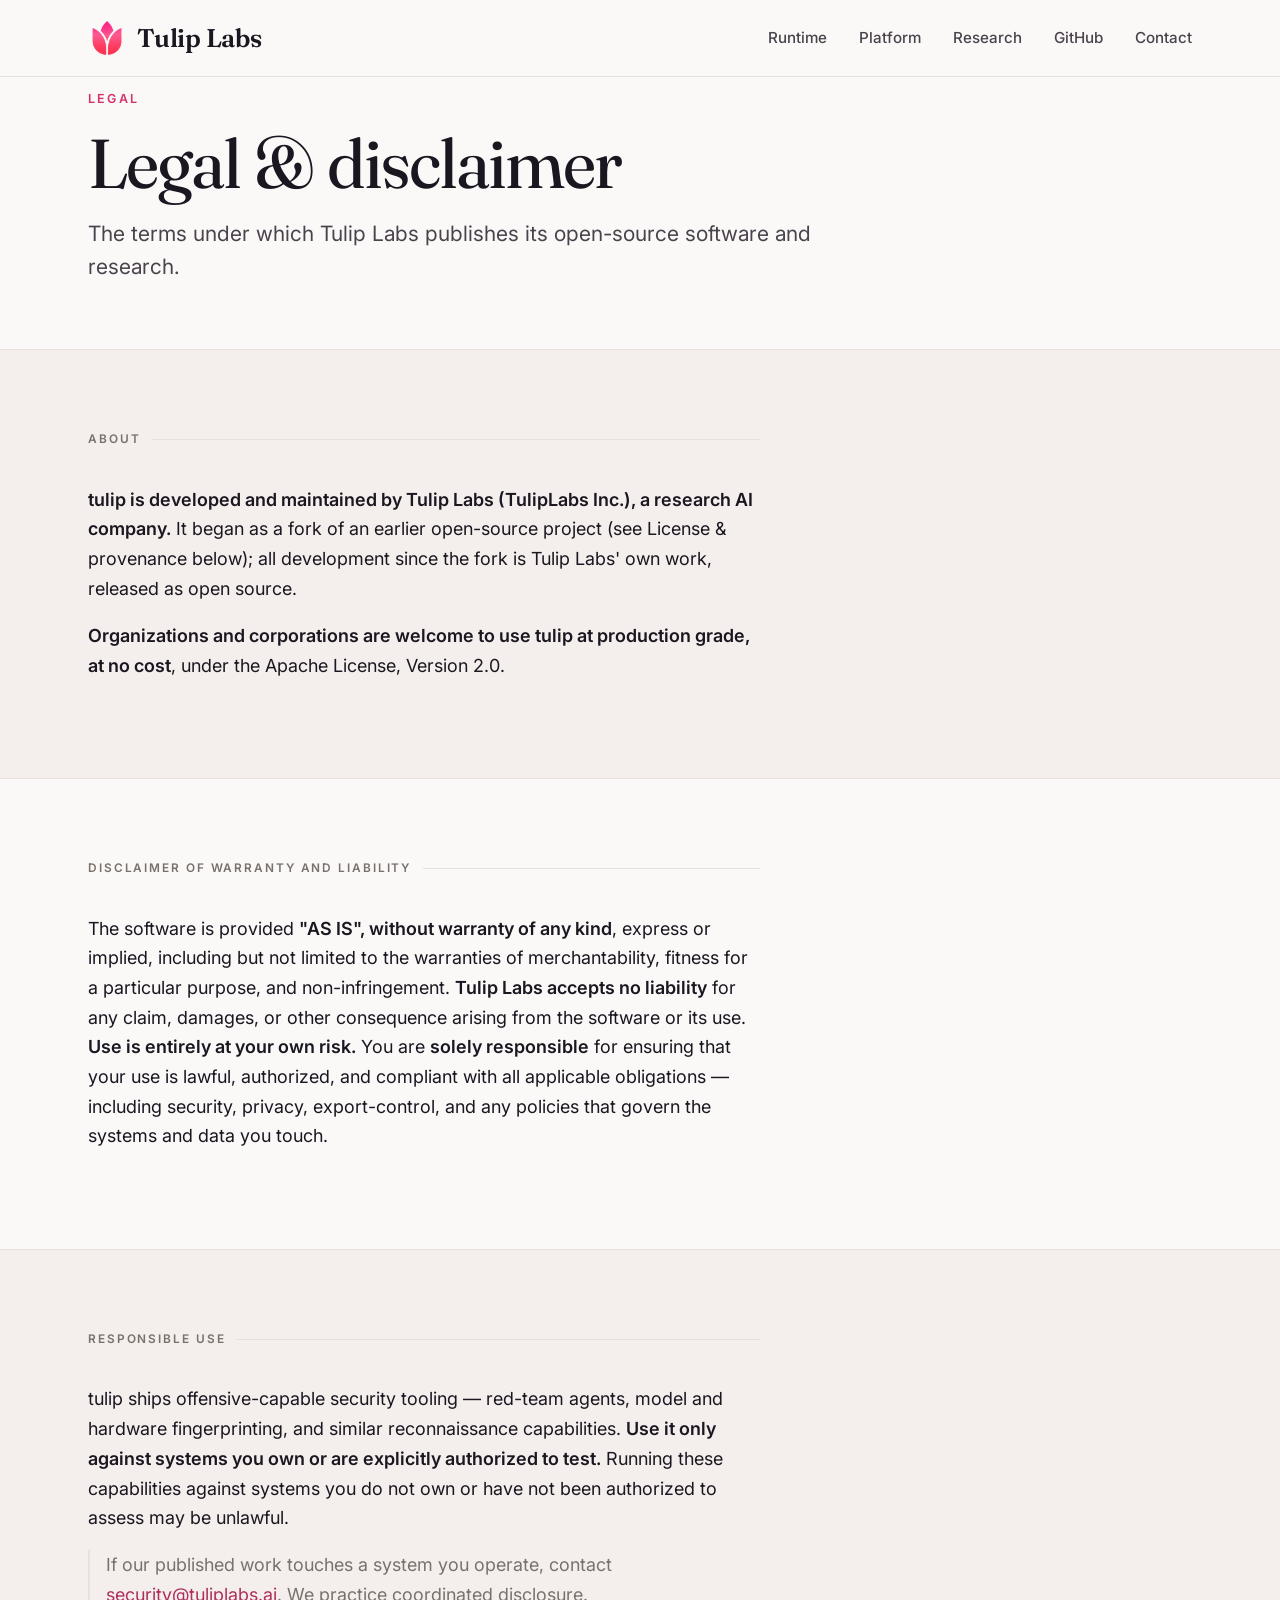
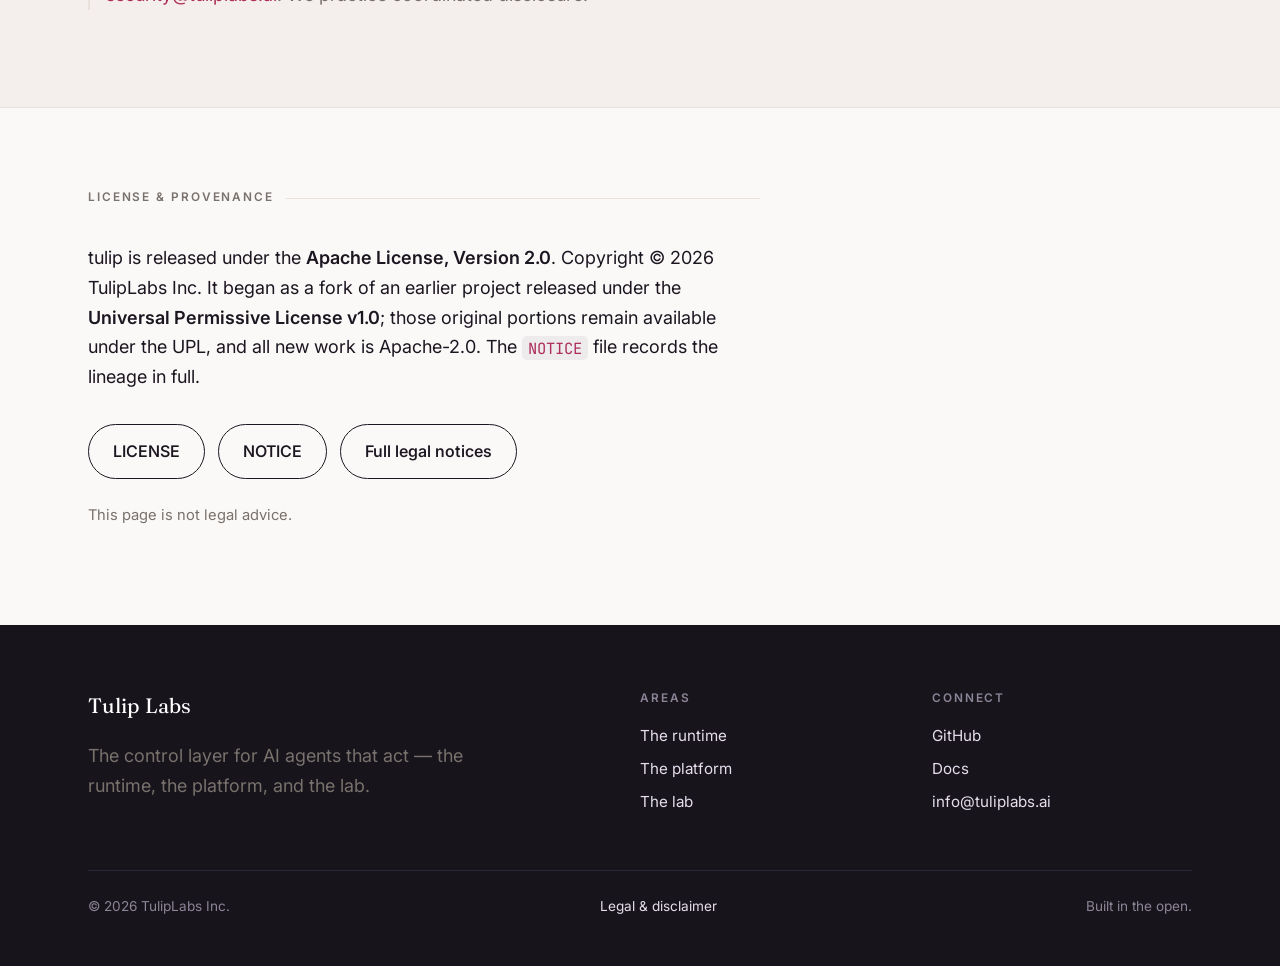
<file: legal.html>
<!doctype html>
<html lang="en">
<head>
  <meta charset="utf-8">
  <meta name="viewport" content="width=device-width, initial-scale=1">
  <title>Legal &amp; disclaimer — Tulip Labs</title>
  <meta name="description" content="Legal notices and disclaimer for Tulip Labs and the open-source tulip SDK: license, warranty disclaimer, responsible-use policy, and provenance.">
  <link rel="icon" href="assets/tulip-mark-pink.png" type="image/png">
  <link rel="apple-touch-icon" href="assets/tulip-mark-pink.png">
  <meta name="theme-color" content="#FBF9F8">
  <link rel="canonical" href="https://tuliplabs.ai/legal.html">

  <!-- Open Graph -->
  <meta property="og:type" content="website">
  <meta property="og:site_name" content="Tulip Labs">
  <meta property="og:title" content="Legal &amp; disclaimer — Tulip Labs">
  <meta property="og:description" content="License, warranty disclaimer, responsible-use policy, and provenance for Tulip Labs and the tulip SDK.">
  <meta property="og:url" content="https://tuliplabs.ai/legal.html">
  <meta property="og:image" content="https://tuliplabs.ai/assets/og-card.png">
  <meta name="twitter:card" content="summary_large_image">
  <meta name="twitter:image" content="https://tuliplabs.ai/assets/og-card.png">

  <link rel="preconnect" href="https://fonts.googleapis.com">
  <link rel="preconnect" href="https://fonts.gstatic.com" crossorigin>
  <link href="https://fonts.googleapis.com/css2?family=Fraunces:ital,opsz,wght@0,9..144,360..600;1,9..144,400..560&family=Inter:wght@400;500;600;650&family=JetBrains+Mono:wght@500;600&display=swap" rel="stylesheet">
  <link rel="stylesheet" href="styles.css?v=9">
</head>
<body>

<header class="site-head">
  <div class="wrap">
    <a class="brand" href="/" aria-label="Tulip Labs home">
      <img class="brand-mark" src="assets/tulip-mark-pink.png" width="38" height="38" alt="">
      <span class="wordmark">Tulip <b>Labs</b></span>
    </a>
    <nav class="nav">
      <a href="open-source.html">Runtime</a>
      <a href="platform.html">Platform</a>
      <a href="research.html">Research</a>
      <a class="hide-sm" href="https://github.com/tuliplabs-ai/sdk-python">GitHub</a>
      <a href="contact.html">Contact</a>
    </nav>
  </div>
</header>

<main>

  <section class="hero" style="padding-bottom:3rem">
    <div class="wrap"><div class="col">
      <p class="kicker">Legal</p>
      <h1>Legal &amp; disclaimer</h1>
      <p class="lede">The terms under which Tulip Labs publishes its open-source software and research.</p>
    </div></div>
  </section>

  <section class="band">
    <div class="wrap"><div class="col">
      <div class="eyebrow-row"><span class="label">About</span><span class="line"></span></div>
      <p><strong>tulip is developed and maintained by Tulip Labs (TulipLabs Inc.), a research AI company.</strong> It began as a fork of an earlier open-source project (see License &amp; provenance below); all development since the fork is Tulip Labs' own work, released as open source.</p>
      <p><strong>Organizations and corporations are welcome to use tulip at production grade, at no cost</strong>, under the Apache License, Version 2.0.</p>
    </div></div>
  </section>

  <section>
    <div class="wrap"><div class="col">
      <div class="eyebrow-row"><span class="label">Disclaimer of warranty and liability</span><span class="line"></span></div>
      <p>The software is provided <strong>"AS IS", without warranty of any kind</strong>, express or implied, including but not limited to the warranties of merchantability, fitness for a particular purpose, and non-infringement. <strong>Tulip Labs accepts no liability</strong> for any claim, damages, or other consequence arising from the software or its use. <strong>Use is entirely at your own risk.</strong> You are <strong>solely responsible</strong> for ensuring that your use is lawful, authorized, and compliant with all applicable obligations — including security, privacy, export-control, and any policies that govern the systems and data you touch.</p>
    </div></div>
  </section>

  <section class="band">
    <div class="wrap"><div class="col">
      <div class="eyebrow-row"><span class="label">Responsible use</span><span class="line"></span></div>
      <p>tulip ships offensive-capable security tooling — red-team agents, model and hardware fingerprinting, and similar reconnaissance capabilities. <strong>Use it only against systems you own or are explicitly authorized to test.</strong> Running these capabilities against systems you do not own or have not been authorized to assess may be unlawful.</p>
      <p class="muted" style="border-left:2px solid var(--rule);padding-left:1rem">If our published work touches a system you operate, contact <a href="mailto:security@tuliplabs.ai">security@tuliplabs.ai</a>. We practice coordinated disclosure.</p>
    </div></div>
  </section>

  <section>
    <div class="wrap"><div class="col">
      <div class="eyebrow-row"><span class="label">License &amp; provenance</span><span class="line"></span></div>
      <p>tulip is released under the <strong>Apache License, Version 2.0</strong>. Copyright &copy; 2026 TulipLabs Inc. It began as a fork of an earlier project released under the <strong>Universal Permissive License v1.0</strong>; those original portions remain available under the UPL, and all new work is Apache-2.0. The <a href="https://github.com/tuliplabs-ai/sdk-python/blob/main/NOTICE"><code>NOTICE</code></a> file records the lineage in full.</p>
      <div class="btn-row">
        <a class="btn btn--ghost" href="https://github.com/tuliplabs-ai/sdk-python/blob/main/LICENSE">LICENSE</a>
        <a class="btn btn--ghost" href="https://github.com/tuliplabs-ai/sdk-python/blob/main/NOTICE">NOTICE</a>
        <a class="btn btn--ghost" href="https://tulipagents.ai/legal/">Full legal notices</a>
      </div>
      <p class="muted" style="font-size:0.92rem;margin-top:1.5rem">This page is not legal advice.</p>
    </div></div>
  </section>

</main>

<footer class="site-foot">
  <div class="wrap">
    <div class="foot-grid">
      <div class="foot-brand">
        <p class="wordmark">Tulip Labs</p>
        <p class="muted" style="max-width:24rem;margin-top:0.6rem">The control layer for AI agents that act — the runtime, the platform, and the lab.</p>
      </div>
      <div class="foot-col">
        <h4>Areas</h4>
        <a href="open-source.html">The runtime</a>
        <a href="platform.html">The platform</a>
        <a href="research.html">The lab</a>
      </div>
      <div class="foot-col">
        <h4>Connect</h4>
        <a href="https://github.com/tuliplabs-ai/sdk-python">GitHub</a>
        <a href="https://tulipagents.ai/">Docs</a>
        <a href="mailto:info@tuliplabs.ai">info@tuliplabs.ai</a>
      </div>
    </div>
    <div class="foot-bottom">
      <span>© 2026 TulipLabs Inc.</span>
      <span><a href="legal.html">Legal &amp; disclaimer</a></span>
      <span>Built in the open.</span>
    </div>
  </div>
</footer>

<script src="site.js?v=9" defer></script>
</body>
</html>
</file>
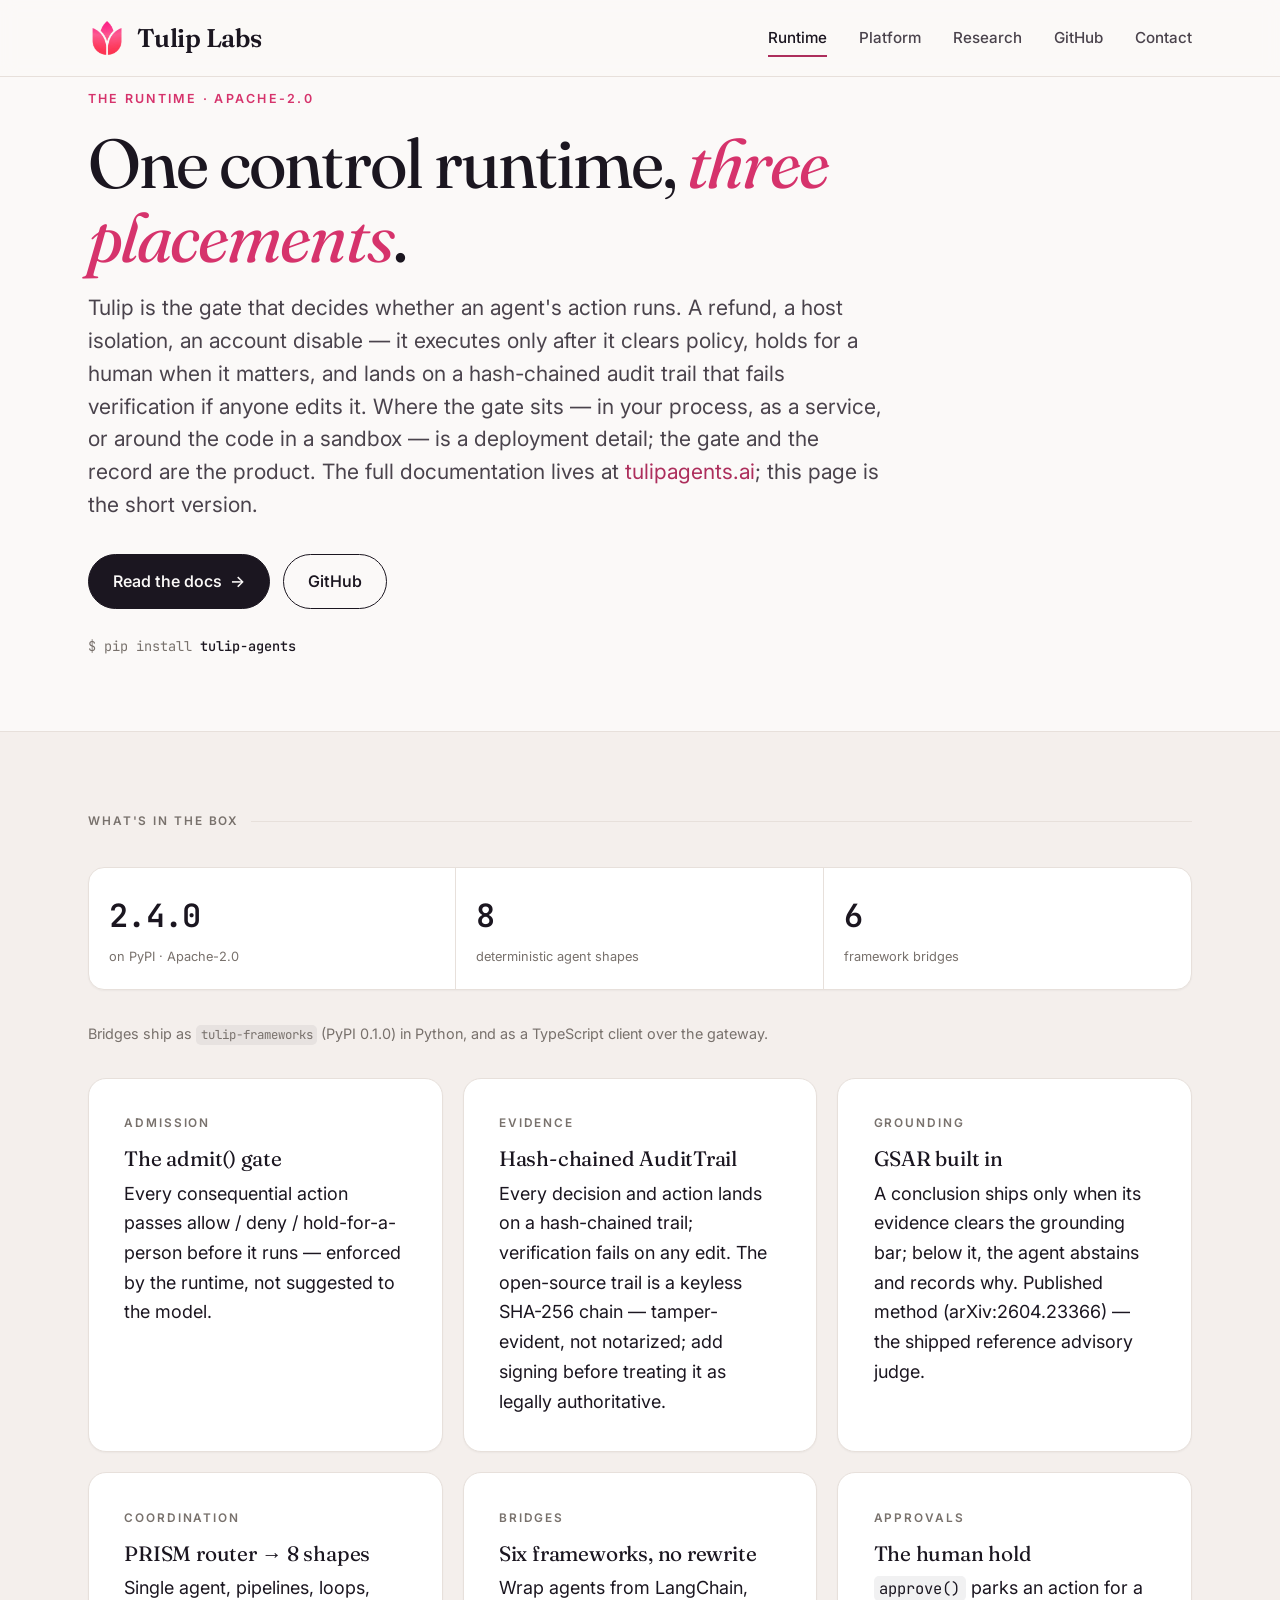
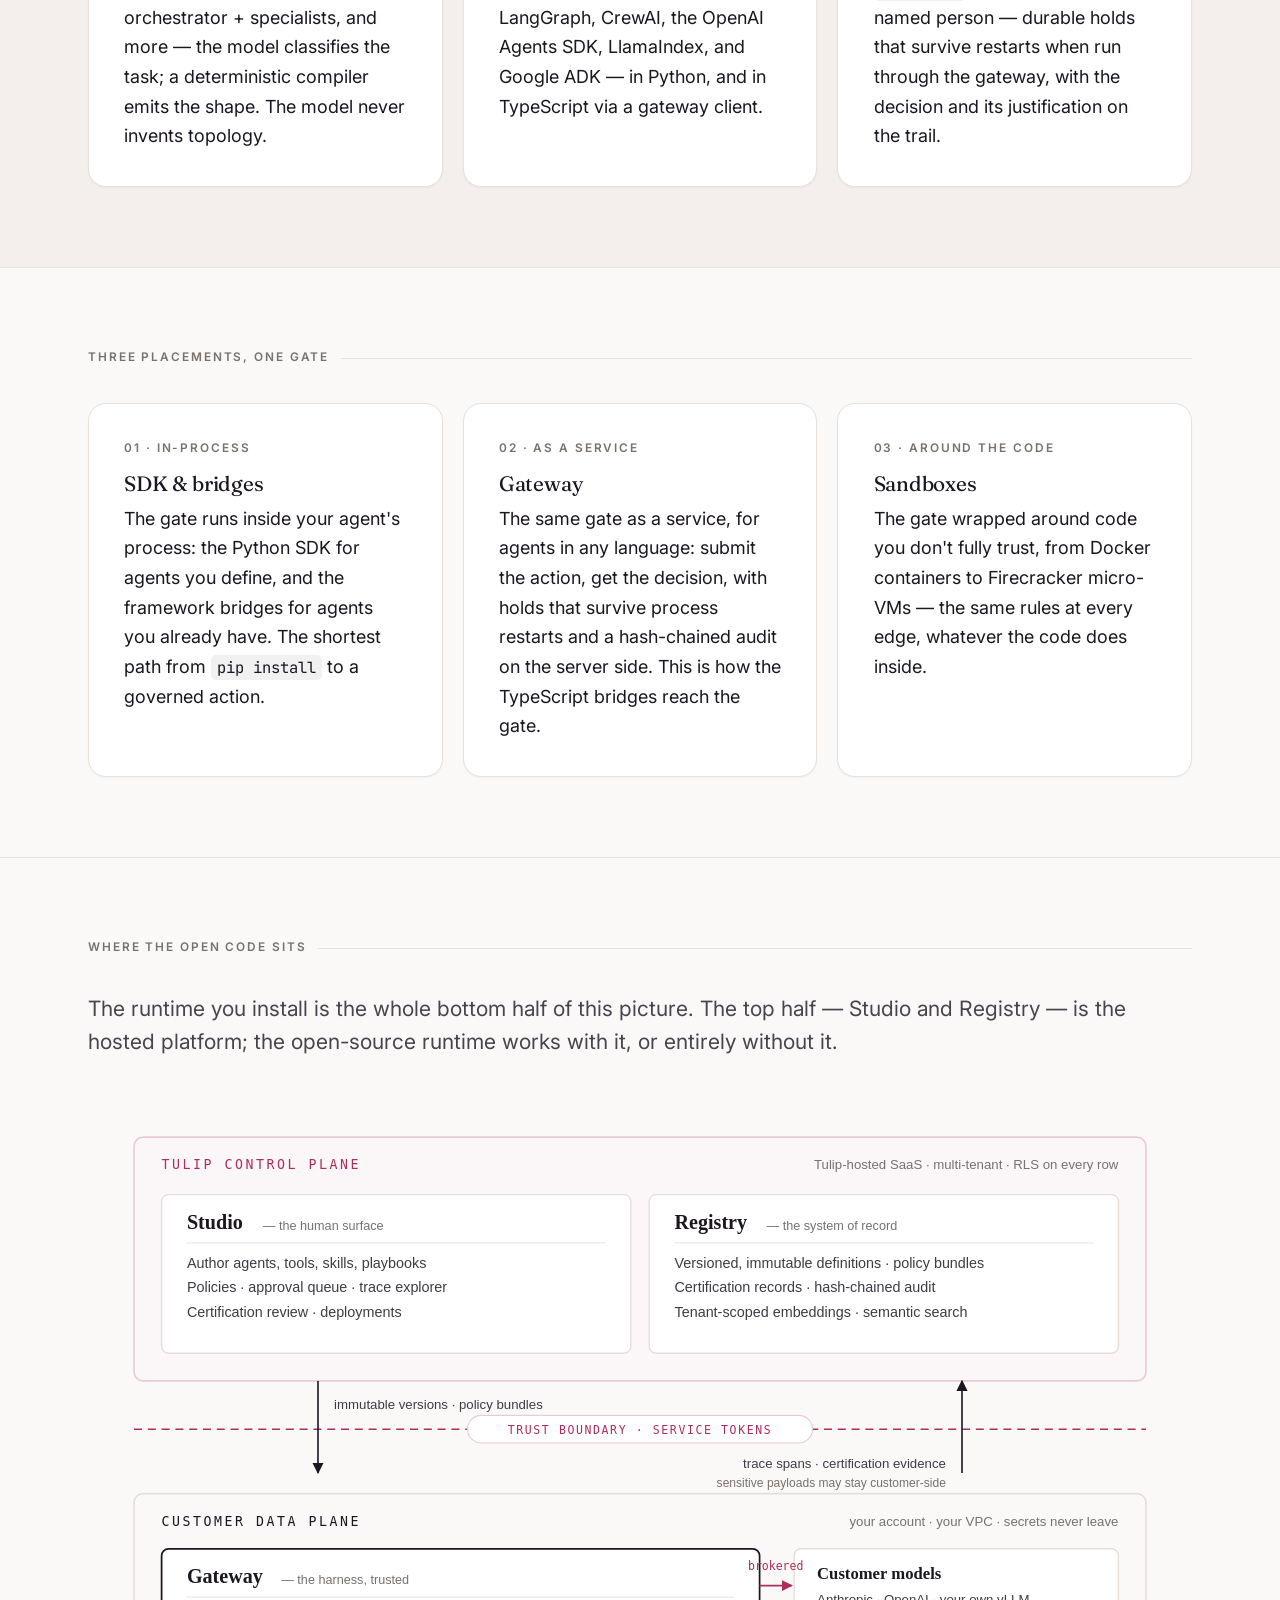
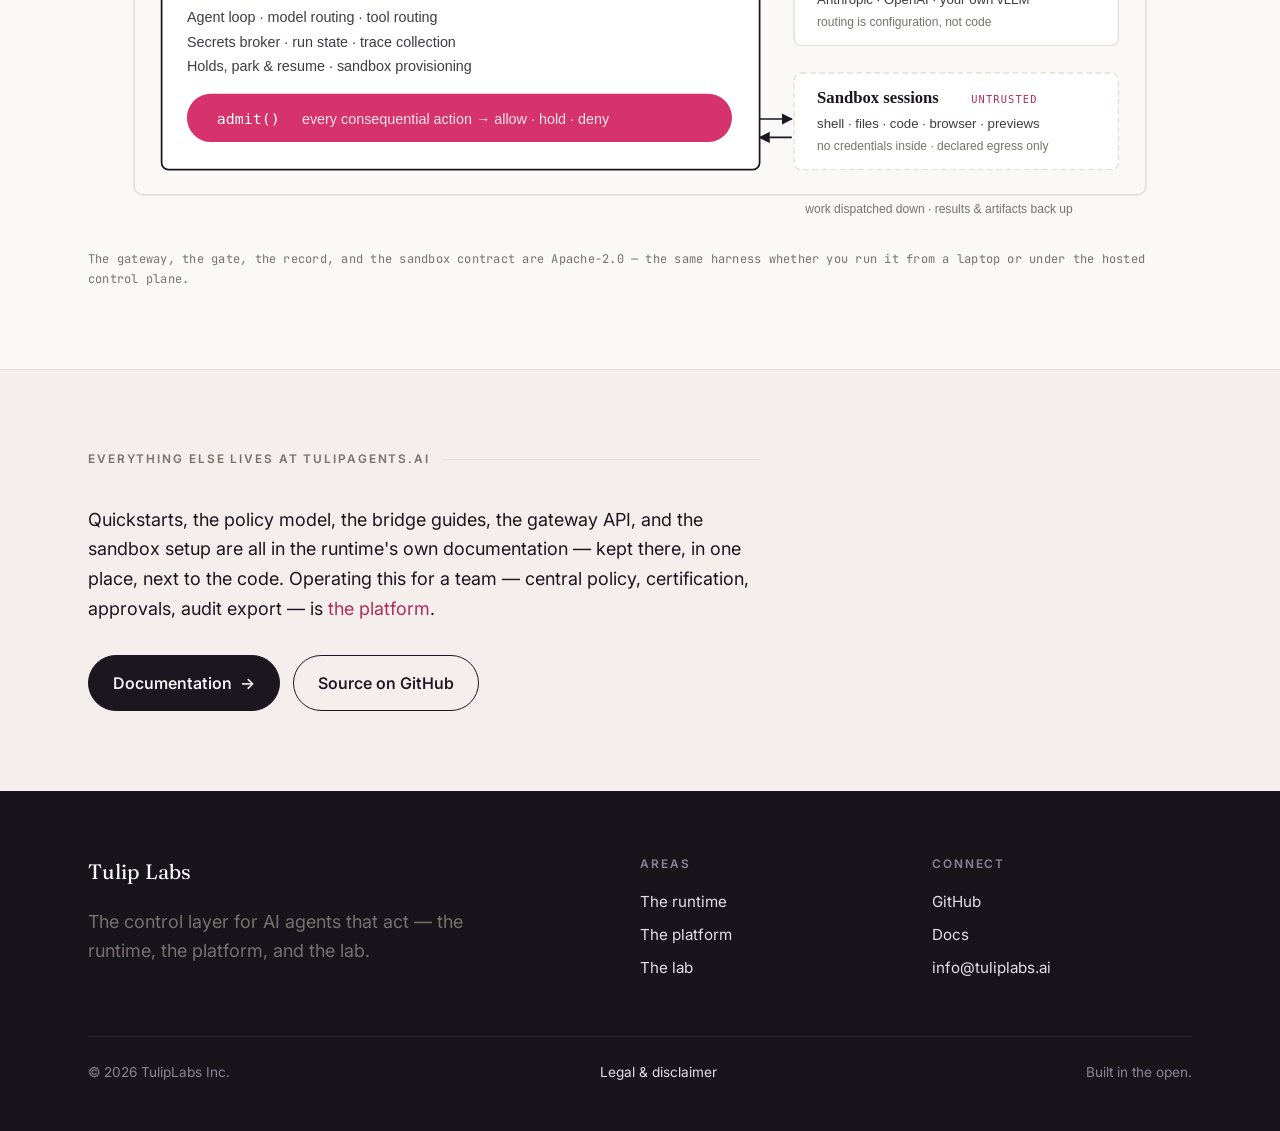
<file: open-source.html>
<!doctype html>
<html lang="en">
<head>
  <meta charset="utf-8">
  <meta name="viewport" content="width=device-width, initial-scale=1">
  <title>The runtime — Tulip Labs</title>
  <meta name="description" content="The Tulip runtime: one open-source control runtime, three placements — in-process SDK and framework bridges, as-a-service gateway, and sandboxes. Every consequential agent action checked against policy, holdable for a human, recorded on a tamper-evident trail. Apache-2.0.">
  <link rel="icon" href="assets/tulip-mark-pink.png" type="image/png">
  <link rel="apple-touch-icon" href="assets/tulip-mark-pink.png">
  <meta name="theme-color" content="#FBF9F8">
  <link rel="canonical" href="https://tuliplabs.ai/open-source.html">
  <meta property="og:type" content="website">
  <meta property="og:site_name" content="Tulip Labs">
  <meta property="og:title" content="The runtime — Tulip Labs">
  <meta property="og:description" content="One open-source control runtime, three placements: in-process, as a service, around the code. The gate and the record are the product. Apache-2.0.">
  <meta property="og:url" content="https://tuliplabs.ai/open-source.html">
  <meta property="og:image" content="https://tuliplabs.ai/assets/og-card.png">
  <meta property="og:image:width" content="1200">
  <meta property="og:image:height" content="630">
  <meta name="twitter:card" content="summary_large_image">
  <meta name="twitter:image" content="https://tuliplabs.ai/assets/og-card.png">
  <link rel="preconnect" href="https://fonts.googleapis.com">
  <link rel="preconnect" href="https://fonts.gstatic.com" crossorigin>
  <link href="https://fonts.googleapis.com/css2?family=Fraunces:ital,opsz,wght@0,9..144,360..600;1,9..144,400..560&family=Inter:wght@400;500;600;650&family=JetBrains+Mono:wght@500;600&display=swap" rel="stylesheet">
  <link rel="stylesheet" href="styles.css?v=9">
</head>
<body>

<header class="site-head">
  <div class="wrap">
    <a class="brand" href="/" aria-label="Tulip Labs home">
      <img class="brand-mark" src="assets/tulip-mark-pink.png" width="38" height="38" alt="">
      <span class="wordmark">Tulip <b>Labs</b></span>
    </a>
    <nav class="nav">
      <a class="active" href="open-source.html">Runtime</a>
      <a href="platform.html">Platform</a>
      <a href="research.html">Research</a>
      <a class="hide-sm" href="https://github.com/tuliplabs-ai/sdk-python">GitHub</a>
      <a href="contact.html">Contact</a>
    </nav>
  </div>
</header>

<main>

  <!-- HERO -->
  <section class="hero" style="padding-bottom:3.5rem">
    <div class="wrap"><div class="col">
      <p class="kicker">The runtime · Apache-2.0</p>
      <h1>One control runtime, <span class="accent">three placements</span>.</h1>
      <p class="lede">Tulip is the gate that decides whether an agent's action runs. A refund, a host isolation, an account disable — it executes only after it clears policy, holds for a human when it matters, and lands on a hash-chained audit trail that fails verification if anyone edits it. Where the gate sits — in your process, as a service, or around the code in a sandbox — is a deployment detail; the gate and the record are the product. The full documentation lives at <a href="https://tulipagents.ai/">tulipagents.ai</a>; this page is the short version.</p>
      <div class="btn-row">
        <a class="btn btn--primary" href="https://tulipagents.ai/">Read the docs <span class="arrow">→</span></a>
        <a class="btn btn--ghost" href="https://github.com/tuliplabs-ai/sdk-python">GitHub</a>
      </div>
      <p class="pip">$ pip install <b>tulip-agents</b></p>
    </div></div>
  </section>

  <!-- WHAT'S IN THE BOX -->
  <section class="band">
    <div class="wrap">
      <div class="eyebrow-row"><span class="label">What's in the box</span><span class="line"></span></div>
      <div class="stats" style="margin-bottom:2rem">
        <div class="stat"><div class="n">2.4.0</div><div class="k">on PyPI · Apache-2.0</div></div>
        <div class="stat"><div class="n">8</div><div class="k">deterministic agent shapes</div></div>
        <div class="stat"><div class="n">6</div><div class="k">framework bridges</div></div>
      </div>
      <p class="muted" style="font-size:0.9rem;margin-bottom:2rem">Bridges ship as <code>tulip-frameworks</code> (PyPI 0.1.0) in Python, and as a TypeScript client over the gateway.</p>
      <div class="grid-3">
        <div class="card"><span class="label">Admission</span><h3>The admit() gate</h3><p>Every consequential action passes allow / deny / hold-for-a-person before it runs — enforced by the runtime, not suggested to the model.</p></div>
        <div class="card"><span class="label">Evidence</span><h3>Hash-chained AuditTrail</h3><p>Every decision and action lands on a hash-chained trail; verification fails on any edit. The open-source trail is a keyless SHA-256 chain — tamper-evident, not notarized; add signing before treating it as legally authoritative.</p></div>
        <div class="card"><span class="label">Grounding</span><h3>GSAR built in</h3><p>A conclusion ships only when its evidence clears the grounding bar; below it, the agent abstains and records why. Published method (arXiv:2604.23366) — the shipped reference advisory judge.</p></div>
        <div class="card"><span class="label">Coordination</span><h3>PRISM router → 8 shapes</h3><p>Single agent, pipelines, loops, orchestrator + specialists, and more — the model classifies the task; a deterministic compiler emits the shape. The model never invents topology.</p></div>
        <div class="card"><span class="label">Bridges</span><h3>Six frameworks, no rewrite</h3><p>Wrap agents from LangChain, LangGraph, CrewAI, the OpenAI Agents SDK, LlamaIndex, and Google ADK — in Python, and in TypeScript via a gateway client.</p></div>
        <div class="card"><span class="label">Approvals</span><h3>The human hold</h3><p><code>approve()</code> parks an action for a named person — durable holds that survive restarts when run through the gateway, with the decision and its justification on the trail.</p></div>
      </div>
    </div>
  </section>

  <!-- THREE PLACEMENTS -->
  <section>
    <div class="wrap">
      <div class="eyebrow-row"><span class="label">Three placements, one gate</span><span class="line"></span></div>
      <div class="grid-3">
        <div class="card"><span class="label">01 · In-process</span><h3>SDK &amp; bridges</h3><p>The gate runs inside your agent's process: the Python SDK for agents you define, and the framework bridges for agents you already have. The shortest path from <code>pip install</code> to a governed action.</p></div>
        <div class="card"><span class="label">02 · As a service</span><h3>Gateway</h3><p>The same gate as a service, for agents in any language: submit the action, get the decision, with holds that survive process restarts and a hash-chained audit on the server side. This is how the TypeScript bridges reach the gate.</p></div>
        <div class="card"><span class="label">03 · Around the code</span><h3>Sandboxes</h3><p>The gate wrapped around code you don't fully trust, from Docker containers to Firecracker micro-VMs — the same rules at every edge, whatever the code does inside.</p></div>
      </div>
    </div>
  </section>


  <!-- WHERE THE OPEN CODE SITS -->
  <section>
    <div class="wrap">
      <div class="eyebrow-row"><span class="label">Where the open code sits</span><span class="line"></span></div>
      <p class="lede" style="margin-bottom:0.5rem">The runtime you install is the whole bottom half of this picture. The top half — Studio and Registry — is the hosted platform; the open-source runtime works with it, or entirely without it.</p>
      <figure class="figure figure--scroll">
        <img src="assets/diagrams/wp-two-plane.svg" width="960" height="640" alt="The two-plane split: the Tulip control plane (Studio — authoring, policies, approval queue, certification review — and Registry — versioned immutable definitions, policy bundles, certification records, hash-chained audit) sits above a trust boundary crossed by immutable versions and policy bundles going down and trace spans and certification evidence going up; sensitive payloads may stay customer-side. Below, in the customer data plane — your account, your VPC, secrets never leave — the gateway (the trusted harness) runs admit() over every consequential action, next to your models (Anthropic, OpenAI, your own vLLM — routing is configuration, not code) and untrusted sandbox sessions with no credentials inside and declared egress only.">
        <figcaption>The gateway, the gate, the record, and the sandbox contract are Apache-2.0 — the same harness whether you run it from a laptop or under the hosted control plane.</figcaption>
      </figure>
    </div>
  </section>

  <!-- HANDOFF -->
  <section class="band">
    <div class="wrap"><div class="col">
      <div class="eyebrow-row"><span class="label">Everything else lives at tulipagents.ai</span><span class="line"></span></div>
      <p>Quickstarts, the policy model, the bridge guides, the gateway API, and the sandbox setup are all in the runtime's own documentation — kept there, in one place, next to the code. Operating this for a team — central policy, certification, approvals, audit export — is <a href="platform.html">the platform</a>.</p>
      <div class="btn-row">
        <a class="btn btn--primary" href="https://tulipagents.ai/">Documentation <span class="arrow">→</span></a>
        <a class="btn btn--ghost" href="https://github.com/tuliplabs-ai/sdk-python">Source on GitHub</a>
      </div>
    </div></div>
  </section>

</main>

<footer class="site-foot">
  <div class="wrap">
    <div class="foot-grid">
      <div class="foot-brand">
        <p class="wordmark">Tulip Labs</p>
        <p class="muted" style="max-width:24rem;margin-top:0.6rem">The control layer for AI agents that act — the runtime, the platform, and the lab.</p>
      </div>
      <div class="foot-col">
        <h4>Areas</h4>
        <a href="open-source.html">The runtime</a>
        <a href="platform.html">The platform</a>
        <a href="research.html">The lab</a>
      </div>
      <div class="foot-col">
        <h4>Connect</h4>
        <a href="https://github.com/tuliplabs-ai/sdk-python">GitHub</a>
        <a href="https://tulipagents.ai/">Docs</a>
        <a href="mailto:info@tuliplabs.ai">info@tuliplabs.ai</a>
      </div>
    </div>
    <div class="foot-bottom">
      <span>© 2026 TulipLabs Inc.</span>
      <span><a href="legal.html">Legal &amp; disclaimer</a></span>
      <span>Built in the open.</span>
    </div>
  </div>
</footer>

<script src="site.js?v=9" defer></script>
</body>
</html>
</file>
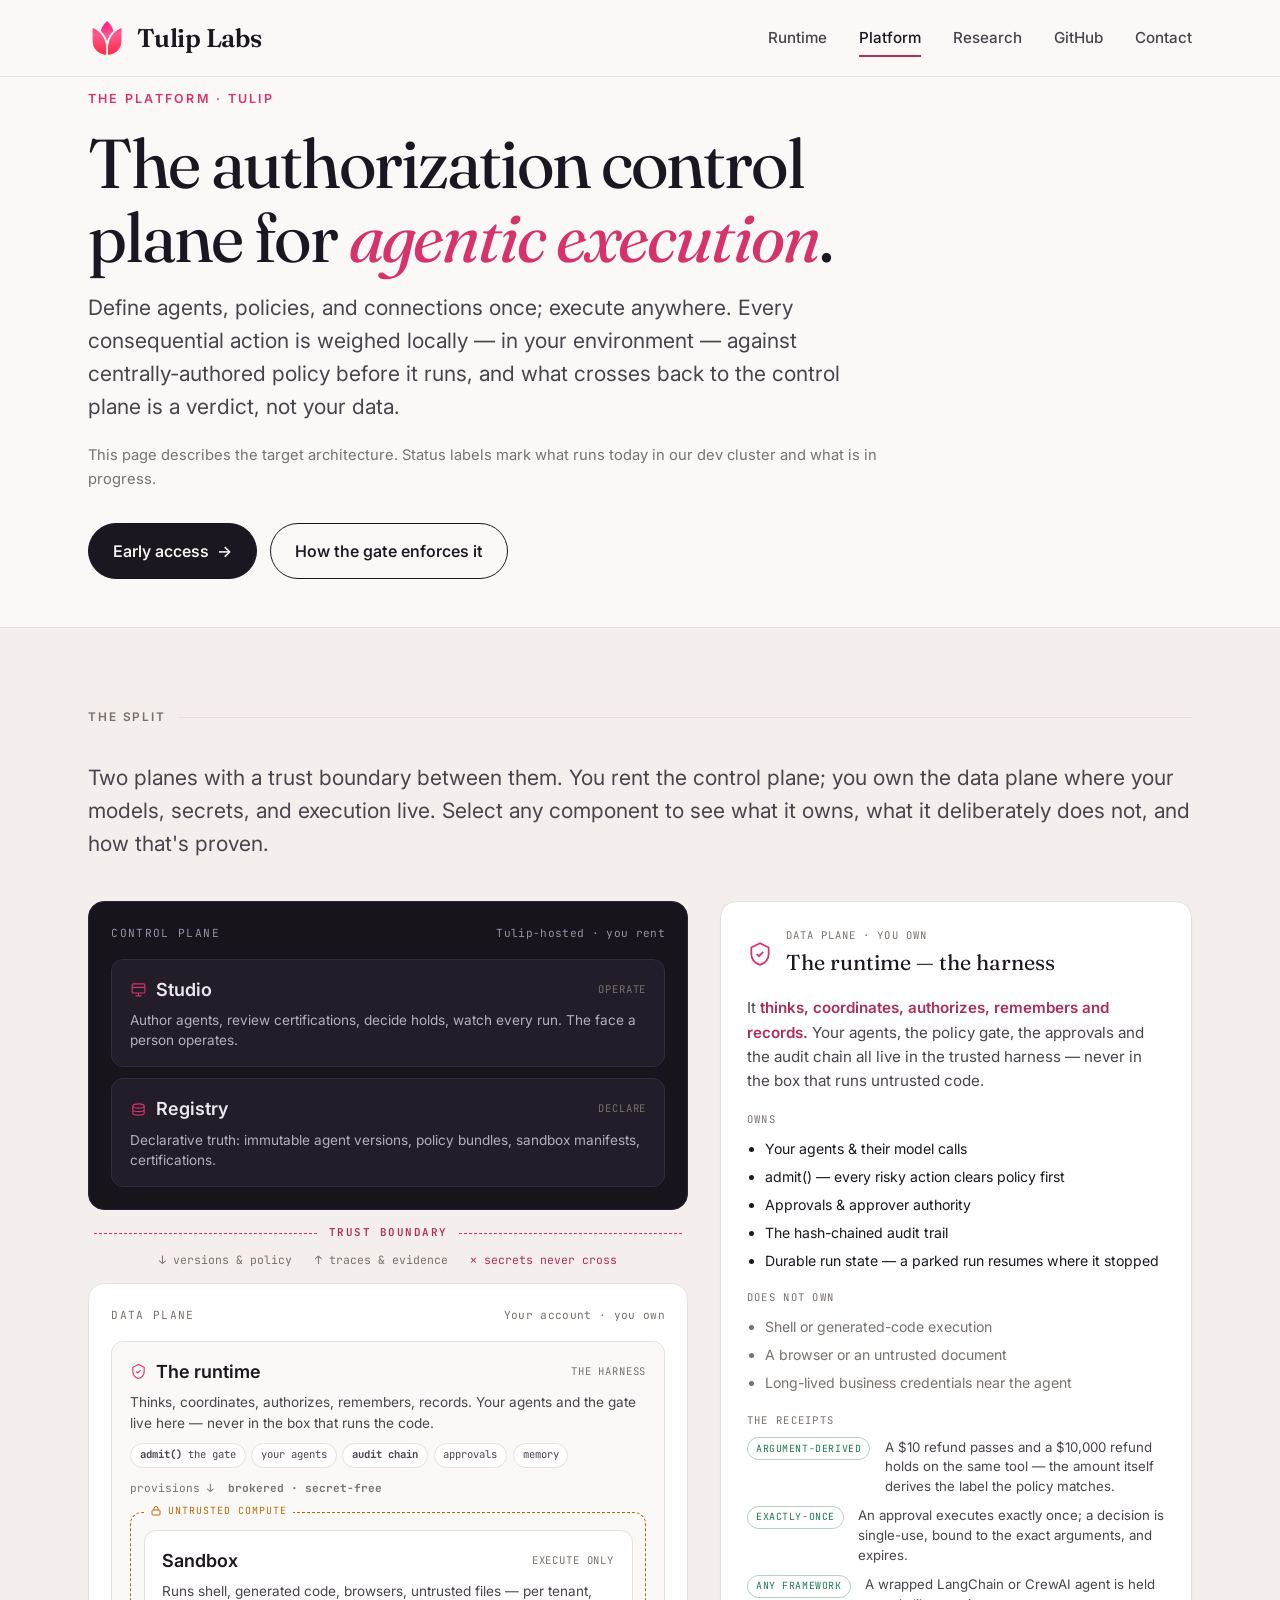
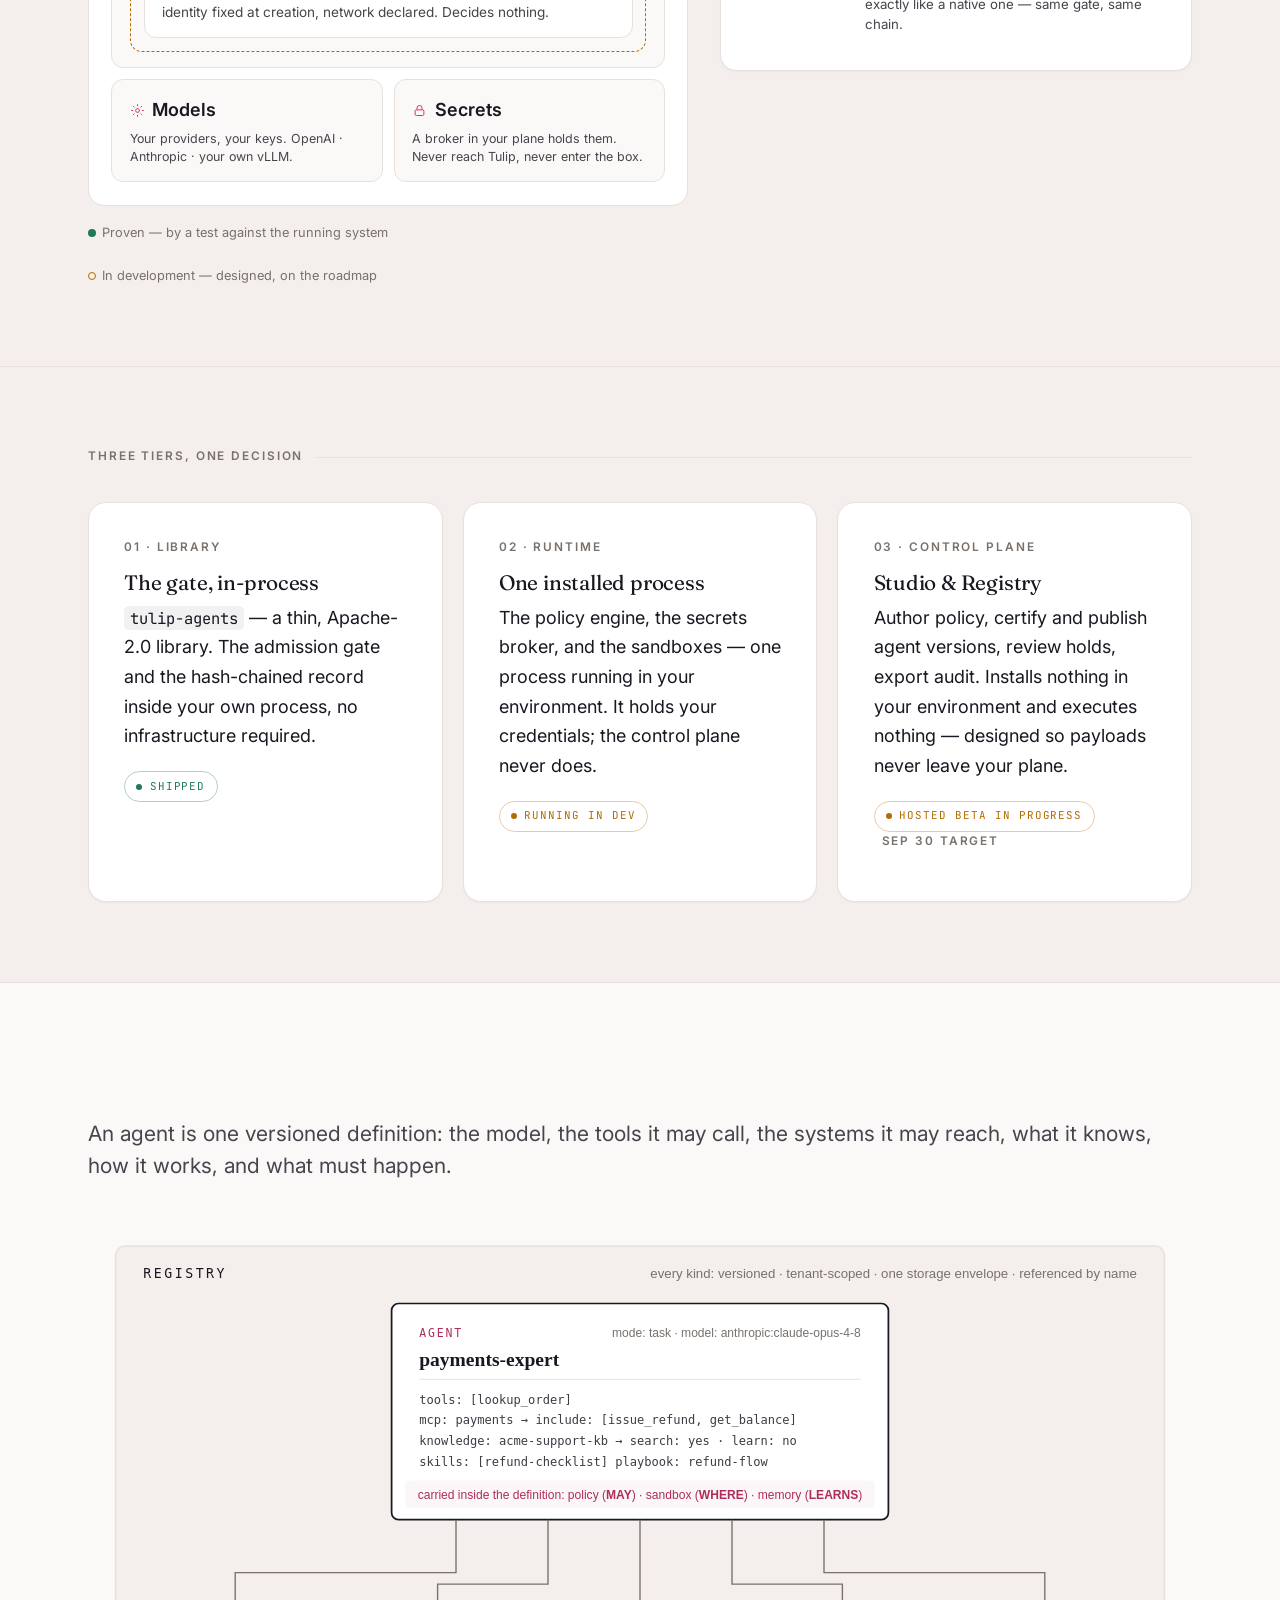
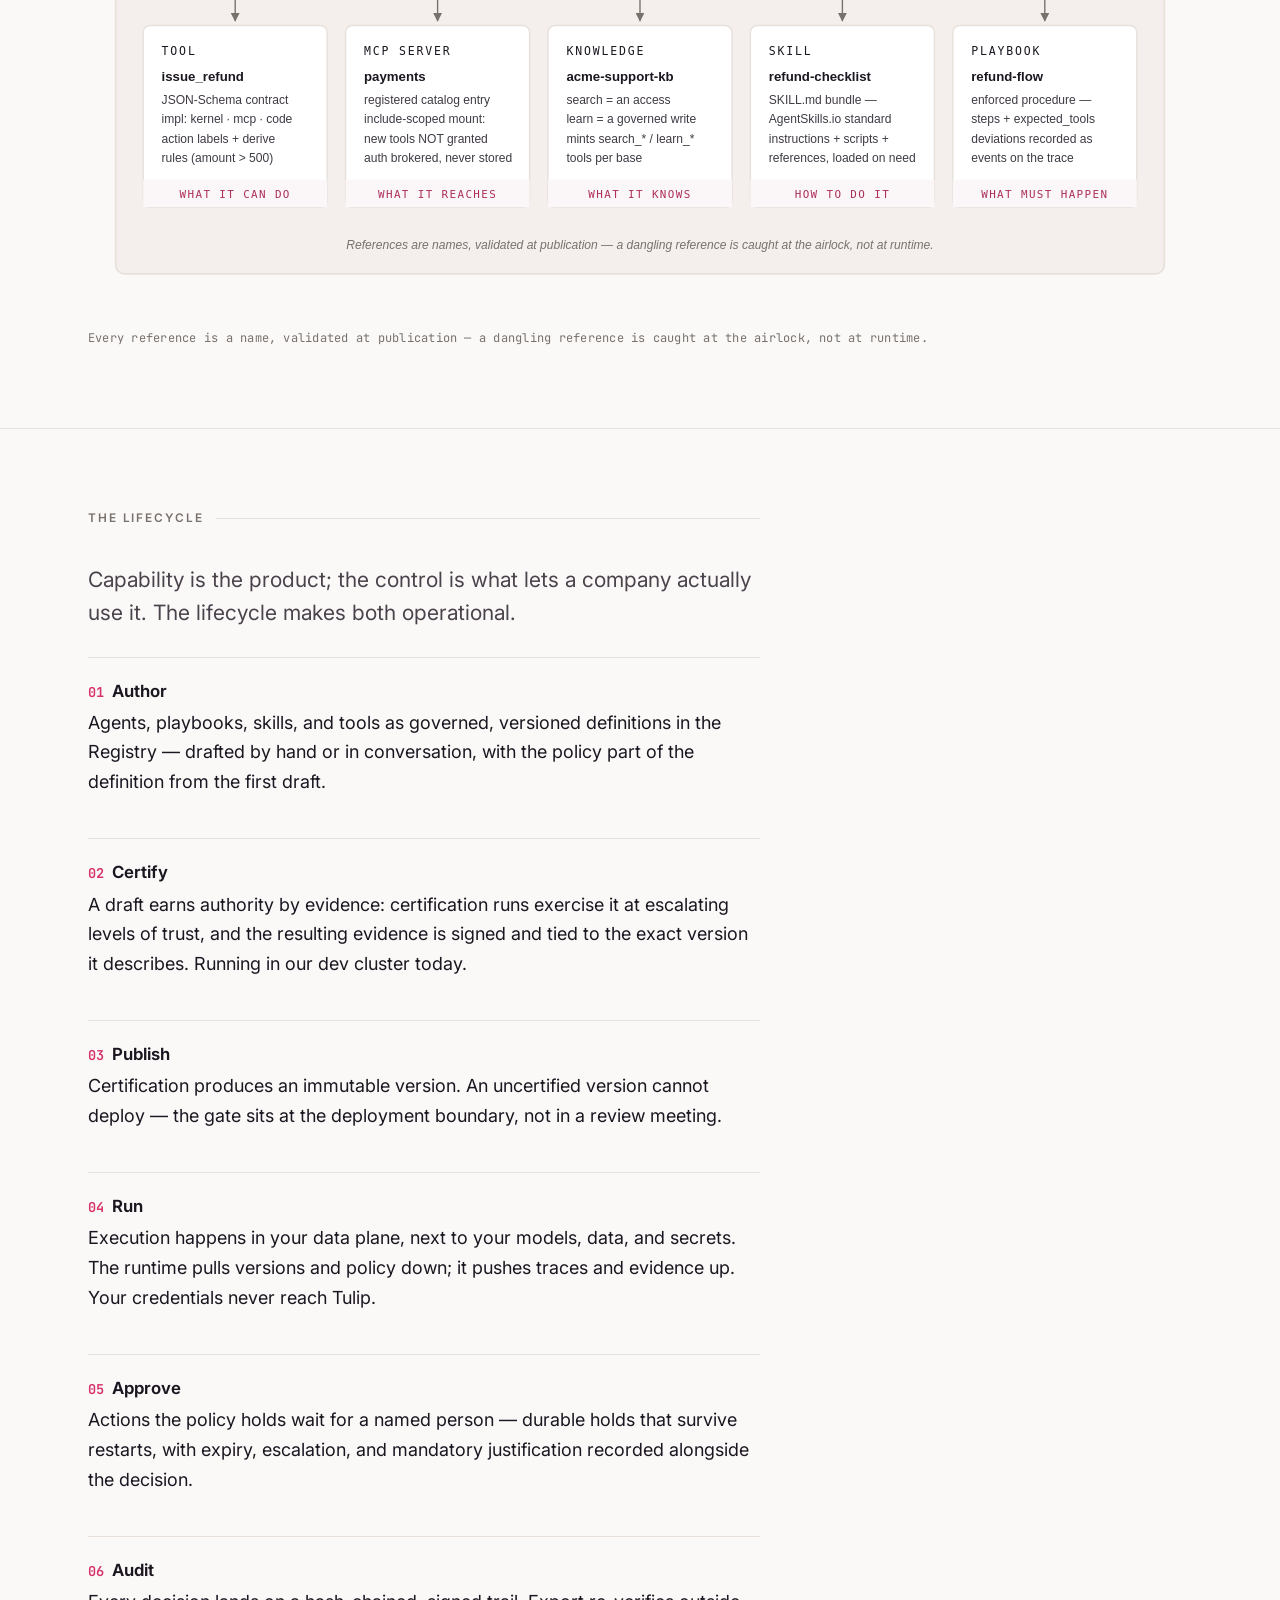
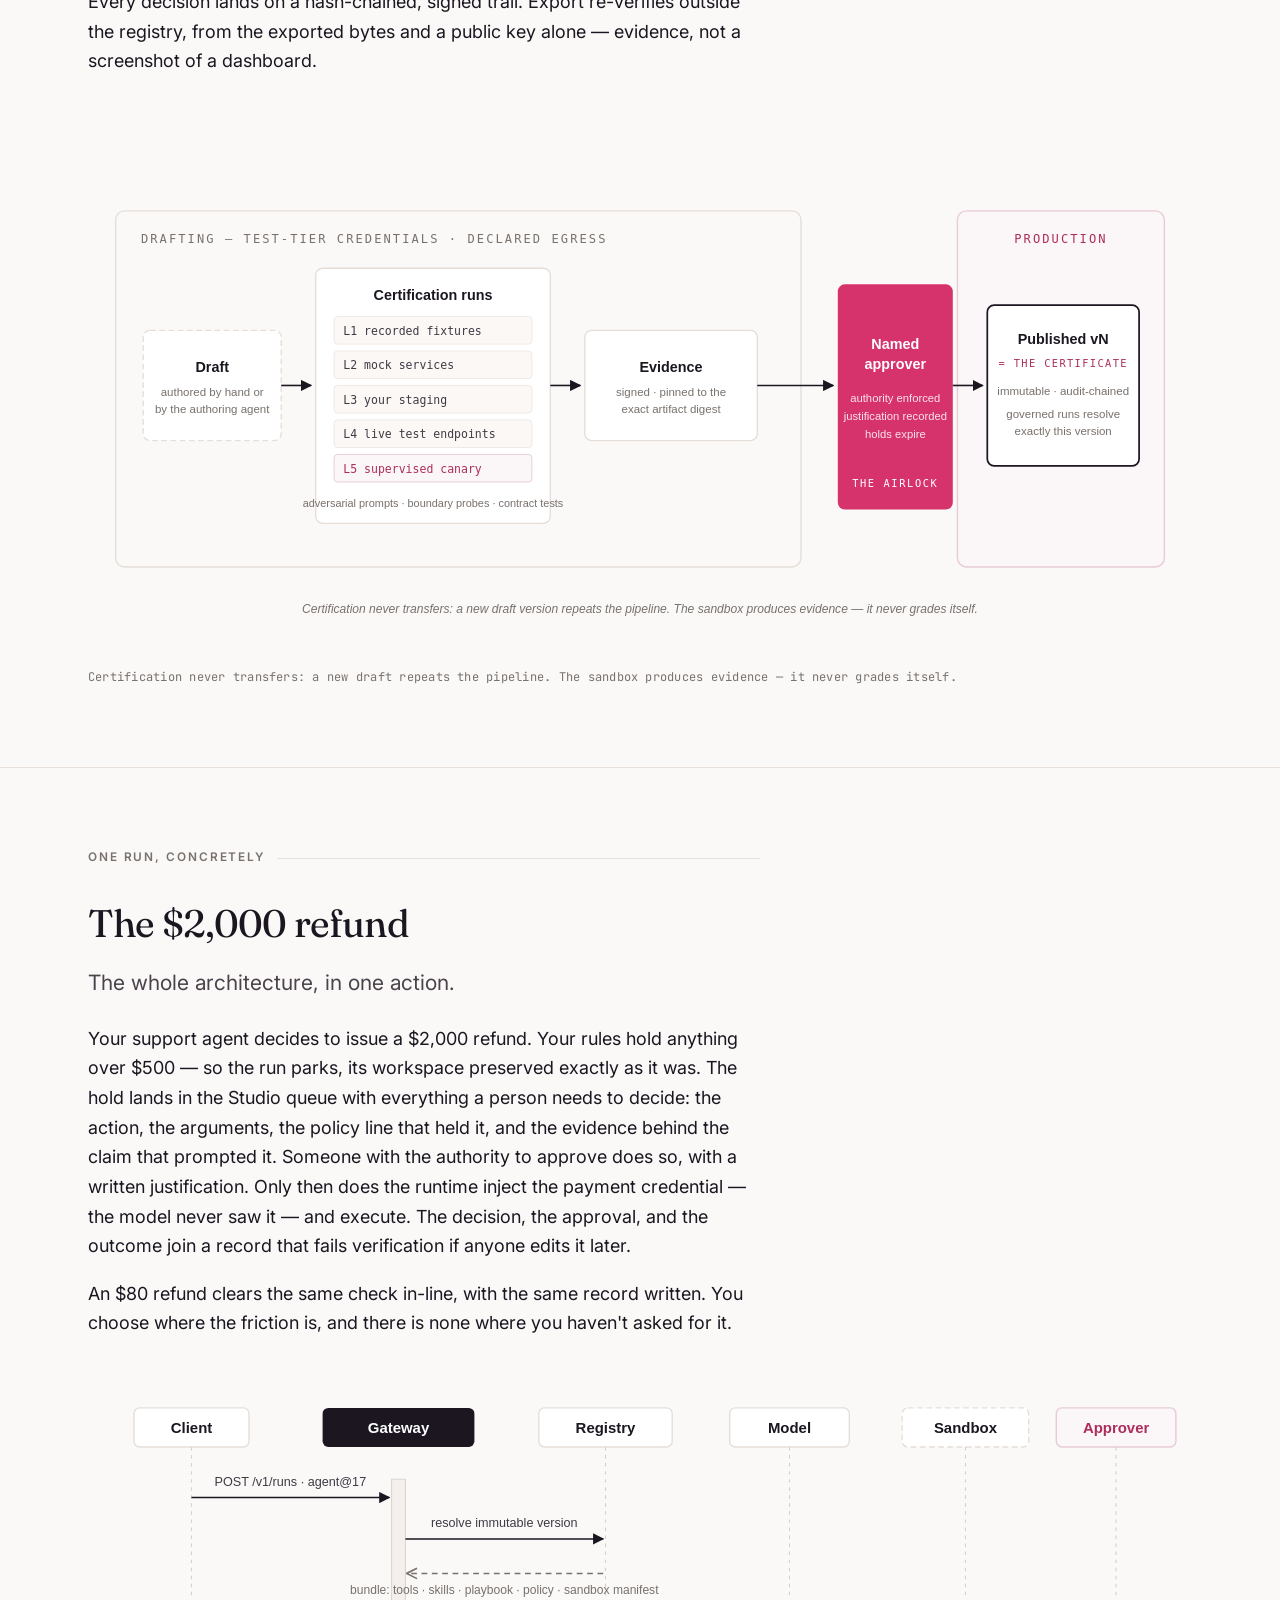
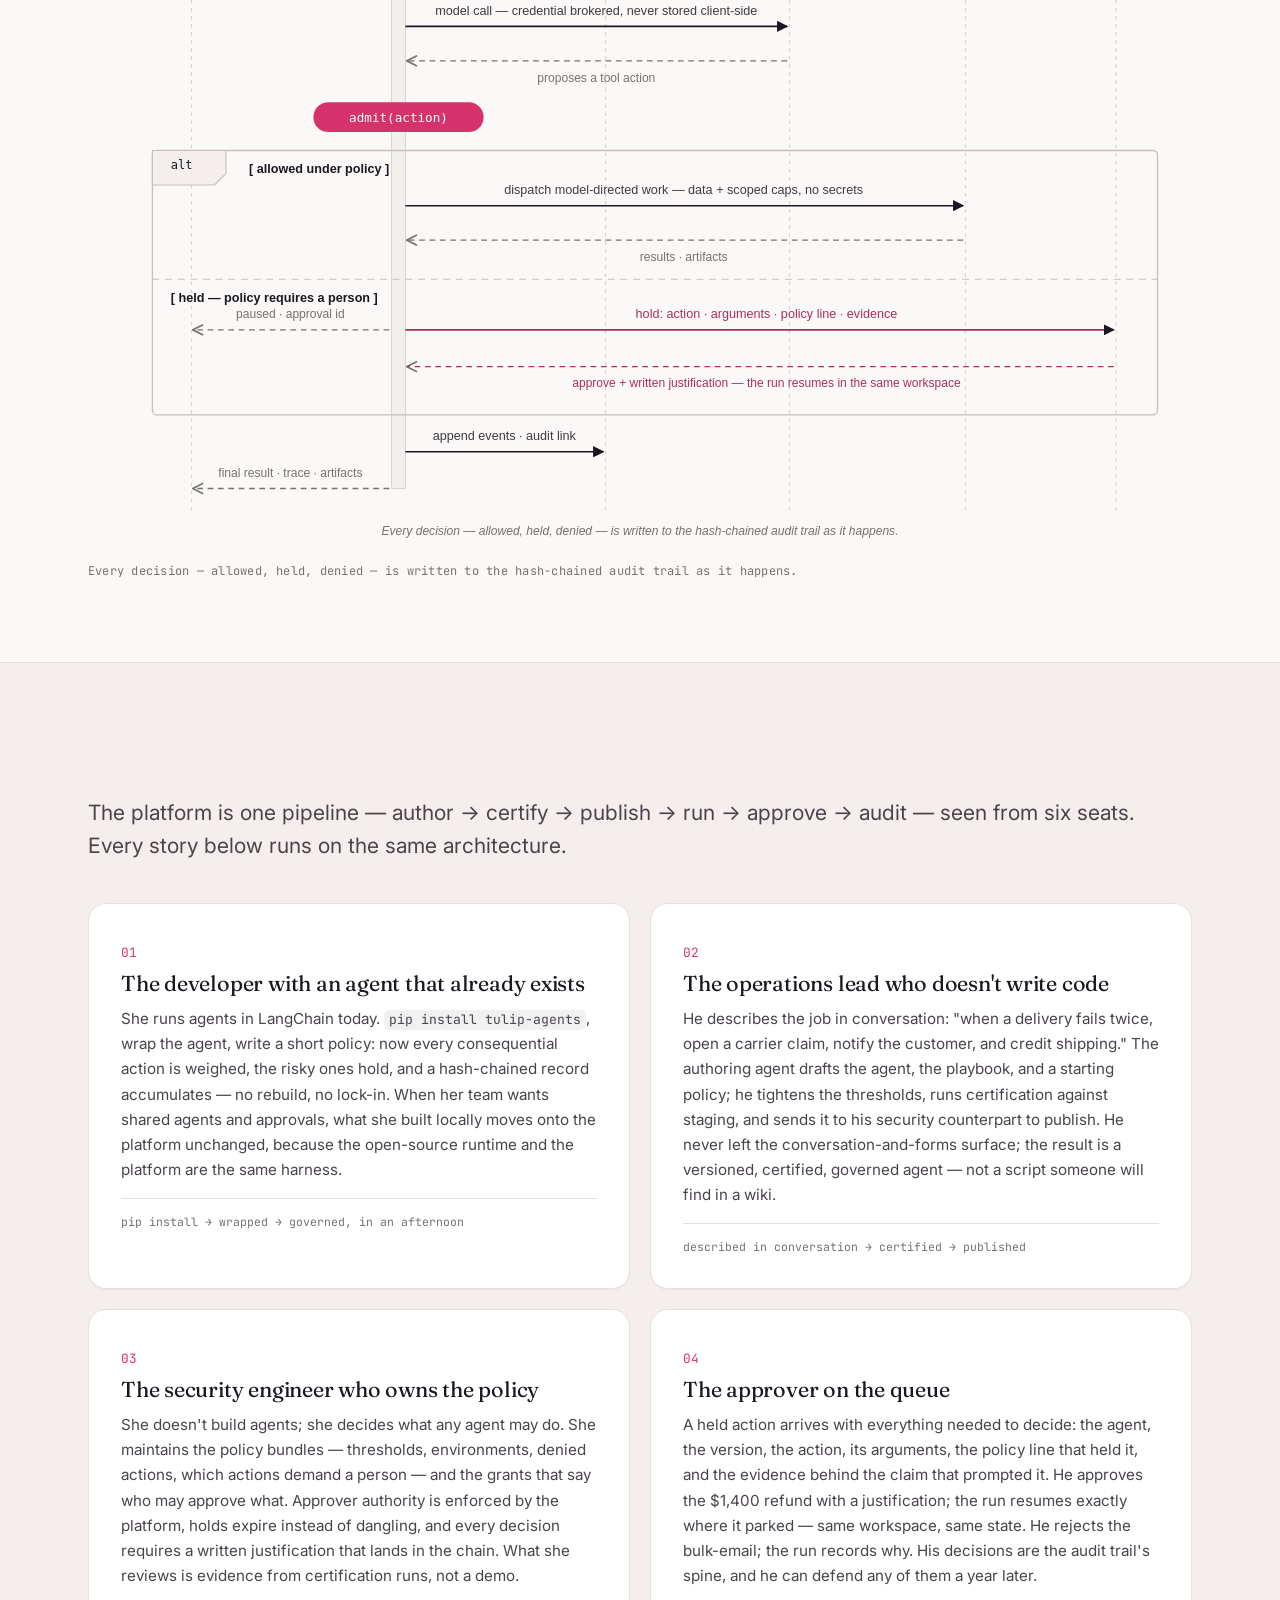
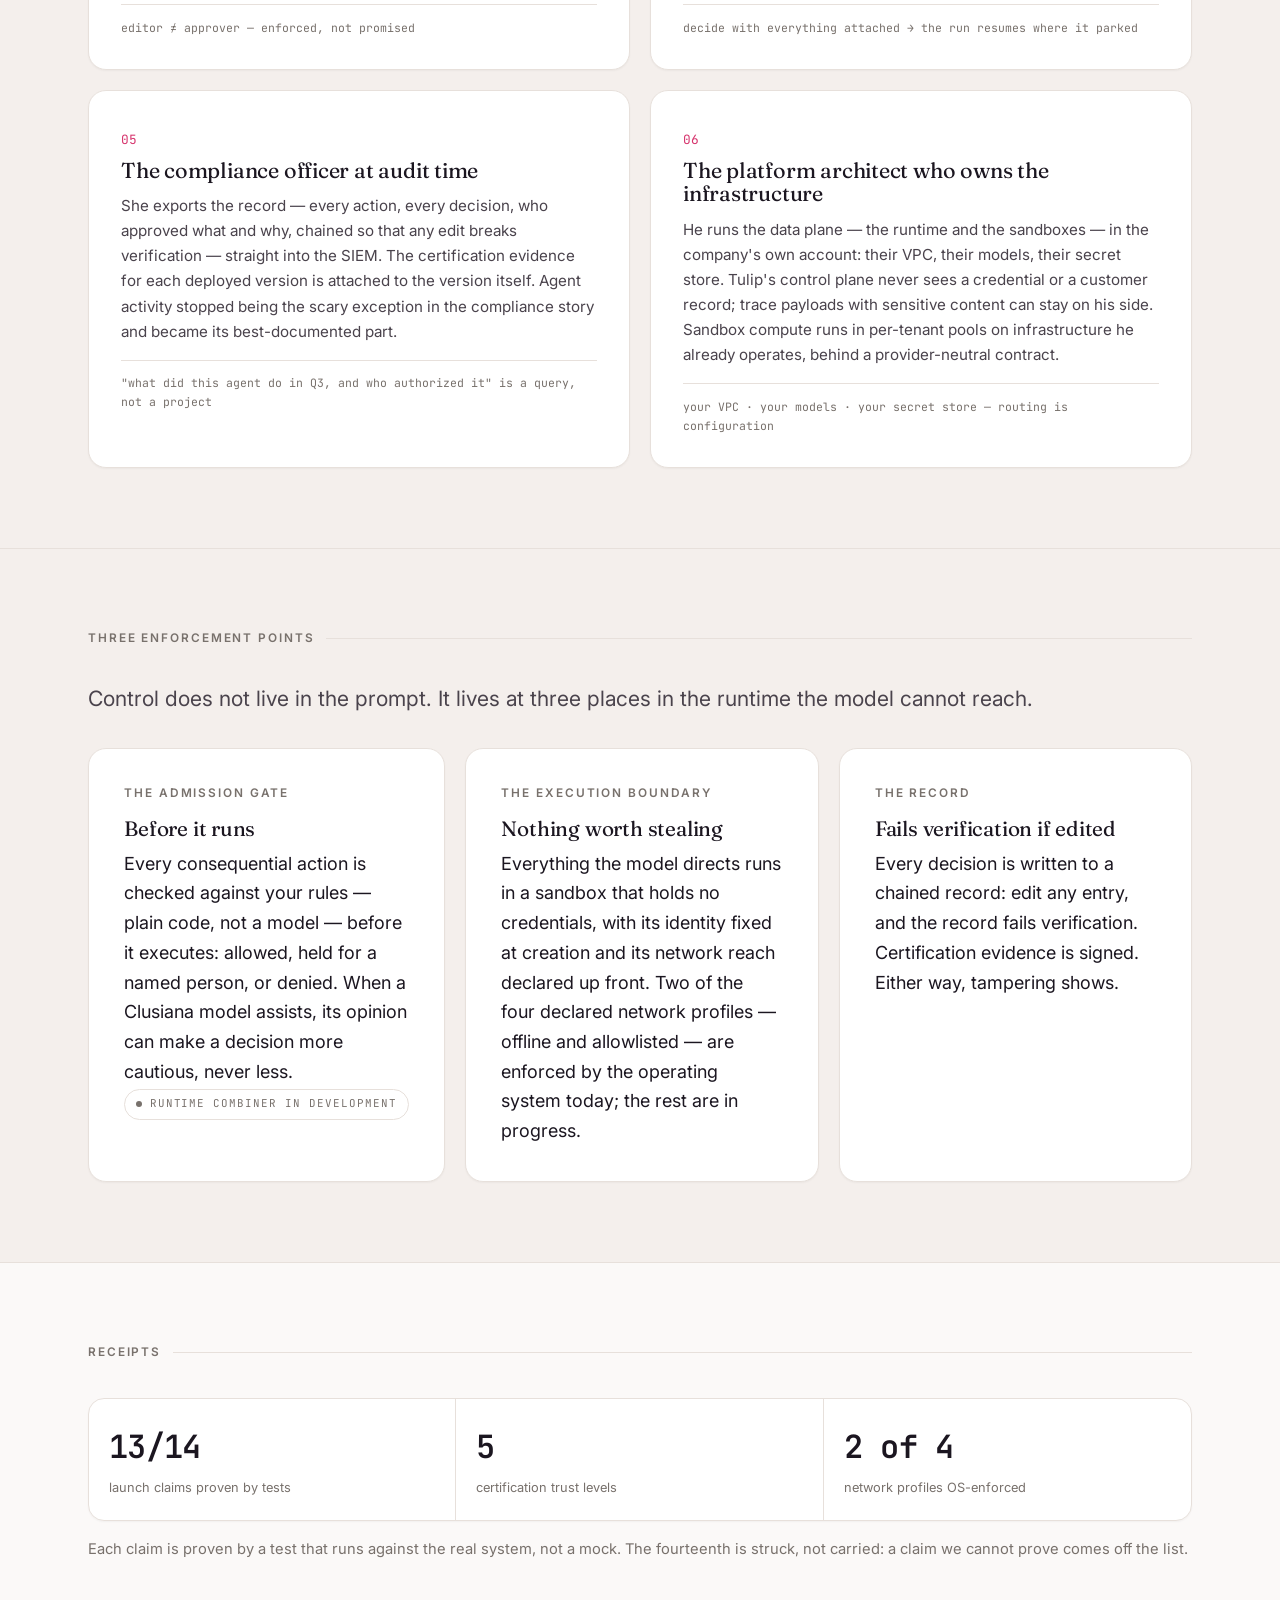
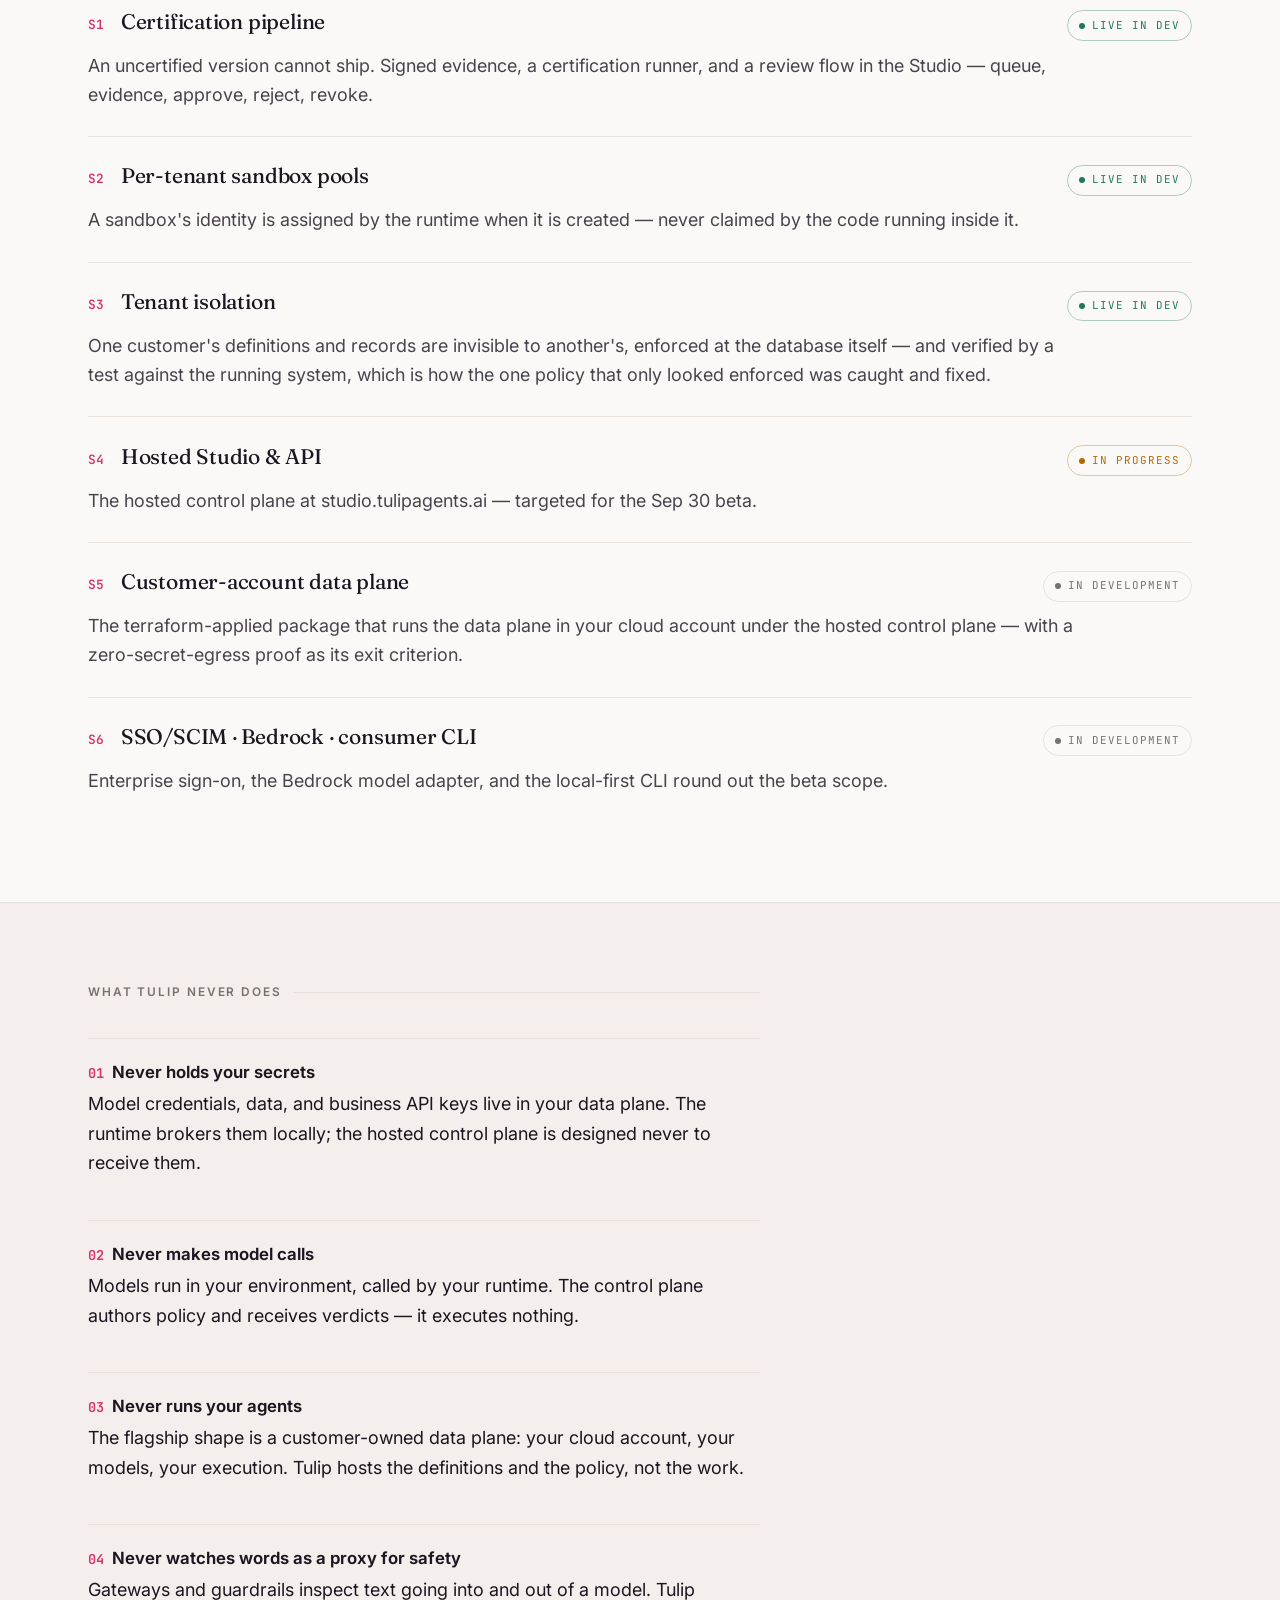
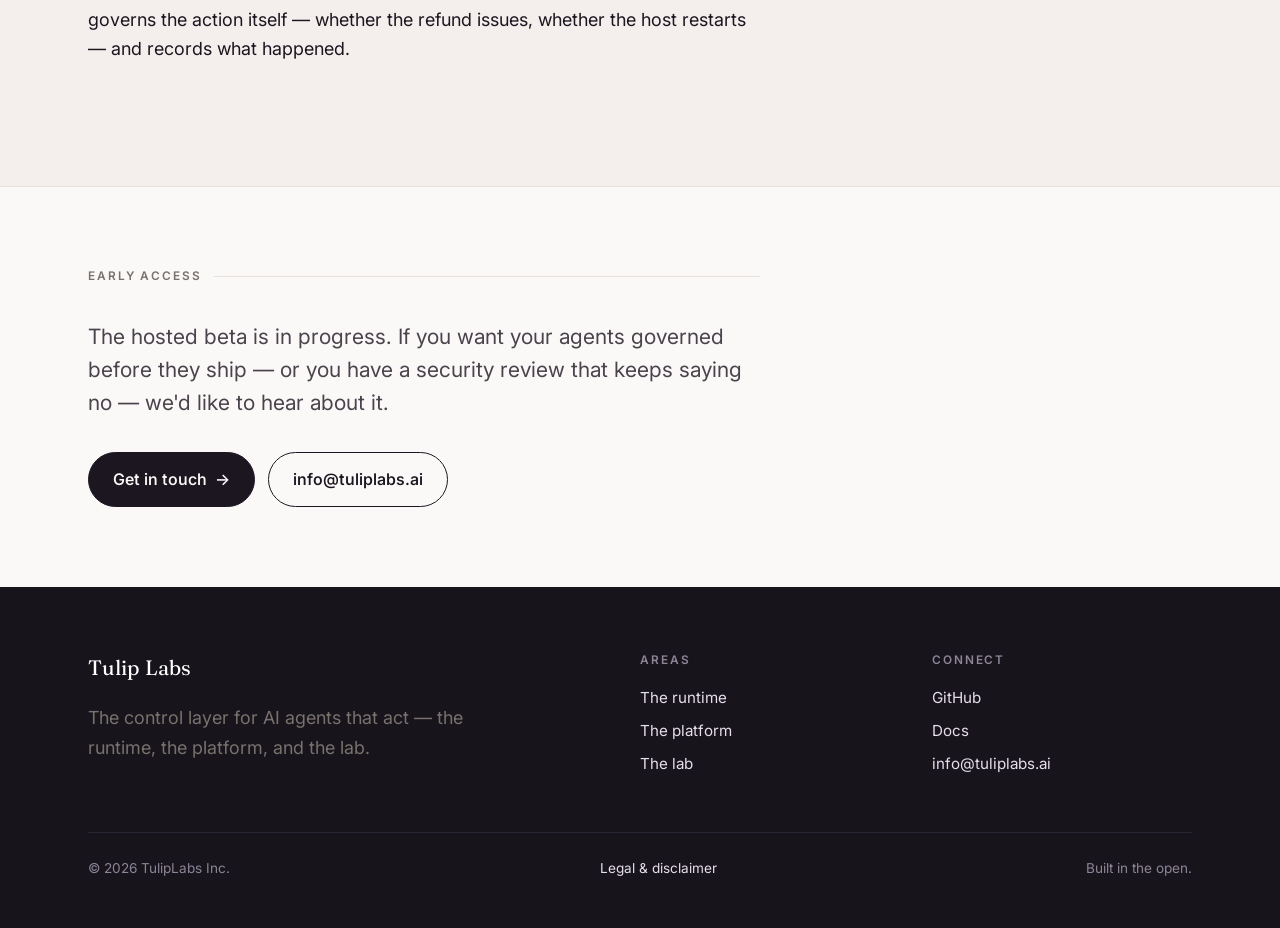
<file: platform.html>
<!doctype html>
<html lang="en">
<head>
  <meta charset="utf-8">
  <meta name="viewport" content="width=device-width, initial-scale=1">
  <title>The platform — Tulip Labs</title>
  <meta name="description" content="Tulip is the authorization control plane for agentic execution: define agents, policies, and connections once; execute anywhere. Verdicts cross the boundary — not your data. Hosted beta in progress.">
  <link rel="icon" href="assets/tulip-mark-pink.png" type="image/png">
  <link rel="apple-touch-icon" href="assets/tulip-mark-pink.png">
  <meta name="theme-color" content="#FBF9F8">
  <link rel="canonical" href="https://tuliplabs.ai/platform.html">

  <!-- Open Graph -->
  <meta property="og:type" content="website">
  <meta property="og:site_name" content="Tulip Labs">
  <meta property="og:title" content="The platform — Tulip Labs">
  <meta property="og:description" content="Tulip is the authorization control plane for agentic execution: define agents, policies, and connections once; execute anywhere. Verdicts cross the boundary — not your data.">
  <meta property="og:url" content="https://tuliplabs.ai/platform.html">
  <meta property="og:image" content="https://tuliplabs.ai/assets/og-card.png">
  <meta property="og:image:width" content="1200">
  <meta property="og:image:height" content="630">
  <meta property="og:image:alt" content="Tulip Labs — the control layer for AI agents that act.">
  <meta name="twitter:card" content="summary_large_image">
  <meta name="twitter:image" content="https://tuliplabs.ai/assets/og-card.png">

  <link rel="preconnect" href="https://fonts.googleapis.com">
  <link rel="preconnect" href="https://fonts.gstatic.com" crossorigin>
  <link href="https://fonts.googleapis.com/css2?family=Fraunces:ital,opsz,wght@0,9..144,360..600;1,9..144,400..560&family=Inter:wght@400;500;600;650&family=JetBrains+Mono:wght@500;600&display=swap" rel="stylesheet">
  <link rel="stylesheet" href="styles.css?v=9">
</head>
<body>

<header class="site-head">
  <div class="wrap">
    <a class="brand" href="/" aria-label="Tulip Labs home">
      <img class="brand-mark" src="assets/tulip-mark-pink.png" width="38" height="38" alt="">
      <span class="wordmark">Tulip <b>Labs</b></span>
    </a>
    <nav class="nav">
      <a href="open-source.html">Runtime</a>
      <a class="active" href="platform.html">Platform</a>
      <a href="research.html">Research</a>
      <a class="hide-sm" href="https://github.com/tuliplabs-ai/sdk-python">GitHub</a>
      <a href="contact.html">Contact</a>
    </nav>
  </div>
</header>

<main>

  <!-- HERO -->
  <section class="hero">
    <div class="wrap">
      <div class="col">
        <p class="kicker">The platform · Tulip</p>
        <h1>The authorization control plane for <span class="accent">agentic execution</span>.</h1>
        <p class="lede">Define agents, policies, and connections once; execute anywhere. Every consequential action is weighed locally — in your environment — against centrally-authored policy before it runs, and what crosses back to the control plane is a verdict, not your data.</p>
        <p class="muted" style="font-size:0.92rem;margin-top:1.2rem">This page describes the target architecture. Status labels mark what runs today in our dev cluster and what is in progress.</p>
        <div class="btn-row">
          <a class="btn btn--primary" href="contact.html">Early access <span class="arrow">→</span></a>
          <a class="btn btn--ghost" href="open-source.html">How the gate enforces it</a>
        </div>
      </div>
    </div>
  </section>


  <!-- THE SPLIT — interactive -->
  <section class="band">
    <div class="wrap">
      <div class="eyebrow-row"><span class="label">The split</span><span class="line"></span></div>
      <p class="lede" style="margin-bottom:2.5rem">Two planes with a trust boundary between them. You rent the control plane; you own the data plane where your models, secrets, and execution live. Select any component to see what it owns, what it deliberately does not, and how that's proven.</p>
      <div class="stage">
        <div>
          <div class="diagram">
            <div class="plane ctrl">
              <p class="plane-tag">Control plane <span class="who">Tulip-hosted · you rent</span></p>
              <button class="node" data-node="studio" type="button">
                <span class="nh"><span class="ico"><svg viewBox="0 0 24 24" fill="none" stroke="currentColor" stroke-width="1.6"><rect x="3" y="4" width="18" height="13" rx="2"/><path d="M3 9h18M8 21h8M12 17v4"/></svg></span><span class="nm">Studio</span><span class="role">operate</span></span>
                <span class="nd">Author agents, review certifications, decide holds, watch every run. The face a person operates.</span>
              </button>
              <button class="node" data-node="registry" type="button">
                <span class="nh"><span class="ico"><svg viewBox="0 0 24 24" fill="none" stroke="currentColor" stroke-width="1.6"><path d="M4 7c0-1.7 3.6-3 8-3s8 1.3 8 3-3.6 3-8 3-8-1.3-8-3Z"/><path d="M4 7v10c0 1.7 3.6 3 8 3s8-1.3 8-3V7M4 12c0 1.7 3.6 3 8 3s8-1.3 8-3"/></svg></span><span class="nm">Registry</span><span class="role">declare</span></span>
                <span class="nd">Declarative truth: immutable agent versions, policy bundles, sandbox manifests, certifications.</span>
              </button>
            </div>
            <div class="seam">
              <div class="barline"><span class="label">Trust boundary</span></div>
              <div class="flows">
                <span class="flow">&#8595; versions &amp; policy</span>
                <span class="flow">&#8593; traces &amp; evidence</span>
                <span class="flow no">&#10005; secrets never cross</span>
              </div>
            </div>
            <div class="plane data">
              <p class="plane-tag">Data plane <span class="who">Your account · you own</span></p>
              <div class="node" data-node="gateway">
                <button class="nh nh-btn" data-node="gateway" type="button"><span class="ico"><svg viewBox="0 0 24 24" fill="none" stroke="currentColor" stroke-width="1.6"><path d="M12 2 4 6v6c0 5 3.4 8.5 8 10 4.6-1.5 8-5 8-10V6l-8-4Z"/><path d="M9 12l2 2 4-4"/></svg></span><span class="nm">The runtime</span><span class="role">the harness</span></button>
                <span class="nd">Thinks, coordinates, authorizes, remembers, records. Your agents and the gate live here — never in the box that runs the code.</span>
                <span class="chips"><span class="chip"><b>admit()</b> the gate</span><span class="chip">your agents</span><span class="chip"><b>audit chain</b></span><span class="chip">approvals</span><span class="chip">memory</span></span>
                <span class="leash">provisions &#8595; &nbsp;<b>brokered · secret-free</b></span>
                <div class="cage" role="group">
                  <span class="cage-tag"><svg viewBox="0 0 24 24" fill="none" stroke="currentColor" stroke-width="2"><rect x="4" y="10" width="16" height="10" rx="2"/><path d="M8 10V7a4 4 0 0 1 8 0v3"/></svg> Untrusted compute</span>
                  <button class="node" data-node="sandbox" type="button" style="margin-top:4px">
                    <span class="nh"><span class="nm">Sandbox</span><span class="role">execute only</span></span>
                    <span class="nd">Runs shell, generated code, browsers, untrusted files — per tenant, identity fixed at creation, network declared. Decides nothing.</span>
                  </button>
                </div>
              </div>
              <div class="aside-nodes">
                <button class="node mini" data-node="models" type="button" style="margin:0">
                  <span class="mt"><span class="ico"><svg viewBox="0 0 24 24" fill="none" stroke="currentColor" stroke-width="1.6"><circle cx="12" cy="12" r="3"/><path d="M12 2v3M12 19v3M2 12h3M19 12h3M5 5l2 2M17 17l2 2M19 5l-2 2M7 17l-2 2"/></svg></span>Models</span>
                  <span class="md">Your providers, your keys. OpenAI · Anthropic · your own vLLM.</span>
                </button>
                <button class="node mini" data-node="secrets" type="button" style="margin:0">
                  <span class="mt"><span class="ico"><svg viewBox="0 0 24 24" fill="none" stroke="currentColor" stroke-width="1.6"><rect x="5" y="11" width="14" height="9" rx="2"/><path d="M8 11V8a4 4 0 0 1 8 0v3"/></svg></span>Secrets</span>
                  <span class="md">A broker in your plane holds them. Never reach Tulip, never enter the box.</span>
                </button>
              </div>
            </div>
          </div>
          <div class="diagram-legend">
            <span><span class="d" style="background:#1F7A54"></span>Proven — by a test against the running system</span>
            <span><span class="d" style="background:transparent;border:1.5px solid #B26B00"></span>In development — designed, on the roadmap</span>
          </div>
        </div>
        <aside class="inspect" aria-live="polite">
          <div id="inspContent">
            <div class="insp-top"><span class="ico"><svg viewBox="0 0 24 24" fill="none" stroke="currentColor" stroke-width="1.6"><path d="M12 2 4 6v6c0 5 3.4 8.5 8 10 4.6-1.5 8-5 8-10V6l-8-4Z"/><path d="M9 12l2 2 4-4"/></svg></span><span><span class="insp-t1">Data plane · you own</span><span class="insp-t2">The runtime — the harness</span></span></div>
            <p class="insp-role">It <span class="hl">thinks, coordinates, authorizes, remembers and records.</span> Your agents, the policy gate, the approvals and the audit chain all live in the trusted harness — never in the box that runs untrusted code.</p>
            <p class="insp-h">Owns</p>
            <ul class="insp-list"><li>Your agents &amp; their model calls</li><li>admit() — every risky action clears policy first</li><li>Approvals &amp; approver authority</li><li>The hash-chained audit trail</li><li>Durable run state — a parked run resumes where it stopped</li></ul>
            <p class="insp-h">Does not own</p>
            <ul class="insp-list not"><li>Shell or generated-code execution</li><li>A browser or an untrusted document</li><li>Long-lived business credentials near the agent</li></ul>
            <p class="insp-h">The receipts</p>
            <div class="proof"><span class="tag p">argument-derived</span><span class="claim">A $10 refund passes and a $10,000 refund holds on the same tool — the amount itself derives the label the policy matches.</span></div>
            <div class="proof"><span class="tag p">exactly-once</span><span class="claim">An approval executes exactly once; a decision is single-use, bound to the exact arguments, and expires.</span></div>
            <div class="proof"><span class="tag p">any framework</span><span class="claim">A wrapped LangChain or CrewAI agent is held exactly like a native one — same gate, same chain.</span></div>
          </div>
        </aside>
      </div>
    </div>
  </section>

  <!-- THREE TIERS -->
  <section class="band">
    <div class="wrap">
      <div class="eyebrow-row"><span class="label">Three tiers, one decision</span><span class="line"></span></div>
      <div class="grid-3">
        <div class="card">
          <span class="label">01 · Library</span>
          <h3>The gate, in-process</h3>
          <p><code>tulip-agents</code> — a thin, Apache-2.0 library. The admission gate and the hash-chained record inside your own process, no infrastructure required.</p>
          <p><span class="status ok">Shipped</span></p>
        </div>
        <div class="card">
          <span class="label">02 · Runtime</span>
          <h3>One installed process</h3>
          <p>The policy engine, the secrets broker, and the sandboxes — one process running in your environment. It holds your credentials; the control plane never does.</p>
          <p><span class="status wip">Running in dev</span></p>
        </div>
        <div class="card">
          <span class="label">03 · Control plane</span>
          <h3>Studio &amp; Registry</h3>
          <p>Author policy, certify and publish agent versions, review holds, export audit. Installs nothing in your environment and executes nothing — designed so payloads never leave your plane.</p>
          <p><span class="status wip">Hosted beta in progress</span> <span class="label" style="margin-left:0.5rem">Sep 30 target</span></p>
        </div>
      </div>
    </div>
  </section>


  <!-- WHAT YOU AUTHOR -->
  <section>
    <div class="wrap">
      <div class="eyebrow-row"><span class="label">What you author</span><span class="line"></span></div>
      <p class="lede" style="margin-bottom:0.5rem">An agent is one versioned definition: the model, the tools it may call, the systems it may reach, what it knows, how it works, and what must happen.</p>
      <figure class="figure figure--scroll">
        <img src="assets/diagrams/wp-definition-system.svg" width="960" height="600" alt="The registry object model: an agent definition named payments-expert references a tool (what it can do), an include-scoped MCP server (what it reaches — new tools are not granted, auth is brokered and never stored), a knowledge base (what it knows — search is an access, learn is a governed write), a skill (how to do it), and a playbook (what must happen — deviations are recorded as events on the trace). Every kind is versioned, tenant-scoped, and referenced by name.">
        <figcaption>Every reference is a name, validated at publication — a dangling reference is caught at the airlock, not at runtime.</figcaption>
      </figure>
    </div>
  </section>

  <!-- THE LIFECYCLE -->
  <section>
    <div class="wrap">
      <div class="col">
        <div class="eyebrow-row"><span class="label">The lifecycle</span><span class="line"></span></div>
        <p class="lede" style="margin-bottom:1.7rem">Capability is the product; the control is what lets a company actually use it. The lifecycle makes both operational.</p>
        <div class="principle">
          <h3><span class="idx">01</span>Author</h3>
          <p>Agents, playbooks, skills, and tools as governed, versioned definitions in the Registry — drafted by hand or in conversation, with the policy part of the definition from the first draft.</p>
        </div>
        <div class="principle">
          <h3><span class="idx">02</span>Certify</h3>
          <p>A draft earns authority by evidence: certification runs exercise it at escalating levels of trust, and the resulting evidence is signed and tied to the exact version it describes. Running in our dev cluster today.</p>
        </div>
        <div class="principle">
          <h3><span class="idx">03</span>Publish</h3>
          <p>Certification produces an immutable version. An uncertified version cannot deploy — the gate sits at the deployment boundary, not in a review meeting.</p>
        </div>
        <div class="principle">
          <h3><span class="idx">04</span>Run</h3>
          <p>Execution happens in your data plane, next to your models, data, and secrets. The runtime pulls versions and policy down; it pushes traces and evidence up. Your credentials never reach Tulip.</p>
        </div>
        <div class="principle">
          <h3><span class="idx">05</span>Approve</h3>
          <p>Actions the policy holds wait for a named person — durable holds that survive restarts, with expiry, escalation, and mandatory justification recorded alongside the decision.</p>
        </div>
        <div class="principle">
          <h3><span class="idx">06</span>Audit</h3>
          <p>Every decision lands on a hash-chained, signed trail. Export re-verifies outside the registry, from the exported bytes and a public key alone — evidence, not a screenshot of a dashboard.</p>
        </div>
      </div>
      <figure class="figure figure--scroll">
        <img src="assets/diagrams/wp-certification.svg" width="960" height="430" alt="The certification airlock: a draft — authored by hand or by the authoring agent — is exercised by certification runs at five escalating levels of trust (recorded fixtures, mock services, your staging, live test endpoints, supervised canary) with adversarial prompts, boundary probes, and contract tests. The signed evidence, pinned to the exact artifact, goes to a named approver whose authority is enforced and whose justification is recorded. What crosses the airlock into production is a published, immutable version — the certificate itself.">
        <figcaption>Certification never transfers: a new draft repeats the pipeline. The sandbox produces evidence — it never grades itself.</figcaption>
      </figure>
    </div>
  </section>

  <!-- ONE RUN, CONCRETELY -->
  <section>
    <div class="wrap"><div class="col">
      <div class="eyebrow-row"><span class="label">One run, concretely</span><span class="line"></span></div>
      <h2>The $2,000 refund</h2>
      <p class="lede" style="margin-bottom:1.5rem">The whole architecture, in one action.</p>
      <p>Your support agent decides to issue a $2,000 refund. Your rules hold anything over $500 — so the run parks, its workspace preserved exactly as it was. The hold lands in the Studio queue with everything a person needs to decide: the action, the arguments, the policy line that held it, and the evidence behind the claim that prompted it. Someone with the authority to approve does so, with a written justification. Only then does the runtime inject the payment credential — the model never saw it — and execute. The decision, the approval, and the outcome join a record that fails verification if anyone edits it later.</p>
      <p>An $80 refund clears the same check in-line, with the same record written. You choose where the friction is, and there is none where you haven't asked for it.</p>
    </div>
      <figure class="figure figure--scroll">
        <img src="assets/diagrams/wp-run-sequence.svg" width="960" height="668" alt="One governed run as a sequence diagram: the client posts a run; the runtime resolves the immutable version from the registry and receives the bundle of tools, skills, playbook, policy, and sandbox manifest; the model call is brokered — the credential is never stored client-side; the model proposes a tool action; admit() weighs it. If allowed, model-directed work is dispatched to the sandbox with data and scoped capabilities but no secrets, and results come back. If held, the run pauses, the hold carries the action, arguments, policy line, and evidence, a person approves with a written justification, and the run resumes in the same workspace. Every decision is written to the hash-chained audit trail as it happens.">
        <figcaption>Every decision — allowed, held, denied — is written to the hash-chained audit trail as it happens.</figcaption>
      </figure>
    </div>
  </section>


  <!-- SIX SEATS -->
  <section class="band" id="seats">
    <div class="wrap">
      <div class="eyebrow-row"><span class="label">Six seats, one record</span><span class="line"></span></div>
      <p class="lede" style="margin-bottom:2.5rem">The platform is one pipeline — author &rarr; certify &rarr; publish &rarr; run &rarr; approve &rarr; audit — seen from six seats. Every story below runs on the same architecture.</p>
      <div class="seats">
        <div class="seat">
          <span class="num">01</span>
          <h3>The developer with an agent that already exists</h3>
          <p>She runs agents in LangChain today. <code>pip install tulip-agents</code>, wrap the agent, write a short policy: now every consequential action is weighed, the risky ones hold, and a hash-chained record accumulates — no rebuild, no lock-in. When her team wants shared agents and approvals, what she built locally moves onto the platform unchanged, because the open-source runtime and the platform are the same harness.</p>
          <span class="outcome">pip install &rarr; wrapped &rarr; governed, in an afternoon</span>
        </div>
        <div class="seat">
          <span class="num">02</span>
          <h3>The operations lead who doesn't write code</h3>
          <p>He describes the job in conversation: "when a delivery fails twice, open a carrier claim, notify the customer, and credit shipping." The authoring agent drafts the agent, the playbook, and a starting policy; he tightens the thresholds, runs certification against staging, and sends it to his security counterpart to publish. He never left the conversation-and-forms surface; the result is a versioned, certified, governed agent — not a script someone will find in a wiki.</p>
          <span class="outcome">described in conversation &rarr; certified &rarr; published</span>
        </div>
        <div class="seat">
          <span class="num">03</span>
          <h3>The security engineer who owns the policy</h3>
          <p>She doesn't build agents; she decides what any agent may do. She maintains the policy bundles — thresholds, environments, denied actions, which actions demand a person — and the grants that say who may approve what. Approver authority is enforced by the platform, holds expire instead of dangling, and every decision requires a written justification that lands in the chain. What she reviews is evidence from certification runs, not a demo.</p>
          <span class="outcome">editor &ne; approver — enforced, not promised</span>
        </div>
        <div class="seat">
          <span class="num">04</span>
          <h3>The approver on the queue</h3>
          <p>A held action arrives with everything needed to decide: the agent, the version, the action, its arguments, the policy line that held it, and the evidence behind the claim that prompted it. He approves the $1,400 refund with a justification; the run resumes exactly where it parked — same workspace, same state. He rejects the bulk-email; the run records why. His decisions are the audit trail's spine, and he can defend any of them a year later.</p>
          <span class="outcome">decide with everything attached &rarr; the run resumes where it parked</span>
        </div>
        <div class="seat">
          <span class="num">05</span>
          <h3>The compliance officer at audit time</h3>
          <p>She exports the record — every action, every decision, who approved what and why, chained so that any edit breaks verification — straight into the SIEM. The certification evidence for each deployed version is attached to the version itself. Agent activity stopped being the scary exception in the compliance story and became its best-documented part.</p>
          <span class="outcome">"what did this agent do in Q3, and who authorized it" is a query, not a project</span>
        </div>
        <div class="seat">
          <span class="num">06</span>
          <h3>The platform architect who owns the infrastructure</h3>
          <p>He runs the data plane — the runtime and the sandboxes — in the company's own account: their VPC, their models, their secret store. Tulip's control plane never sees a credential or a customer record; trace payloads with sensitive content can stay on his side. Sandbox compute runs in per-tenant pools on infrastructure he already operates, behind a provider-neutral contract.</p>
          <span class="outcome">your VPC · your models · your secret store — routing is configuration</span>
        </div>
      </div>
    </div>
  </section>

  <!-- THREE ENFORCEMENT POINTS -->
  <section class="band">
    <div class="wrap">
      <div class="eyebrow-row"><span class="label">Three enforcement points</span><span class="line"></span></div>
      <p class="lede" style="margin-bottom:2rem">Control does not live in the prompt. It lives at three places in the runtime the model cannot reach.</p>
      <div class="grid-3">
        <div class="card">
          <span class="label">The admission gate</span>
          <h3>Before it runs</h3>
          <p>Every consequential action is checked against your rules — plain code, not a model — before it executes: allowed, held for a named person, or denied. When a Clusiana model assists, its opinion can make a decision more cautious, never less. <span class="status dev">Runtime combiner in development</span></p>
        </div>
        <div class="card">
          <span class="label">The execution boundary</span>
          <h3>Nothing worth stealing</h3>
          <p>Everything the model directs runs in a sandbox that holds no credentials, with its identity fixed at creation and its network reach declared up front. Two of the four declared network profiles — offline and allowlisted — are enforced by the operating system today; the rest are in progress.</p>
        </div>
        <div class="card">
          <span class="label">The record</span>
          <h3>Fails verification if edited</h3>
          <p>Every decision is written to a chained record: edit any entry, and the record fails verification. Certification evidence is signed. Either way, tampering shows.</p>
        </div>
      </div>
    </div>
  </section>

  <!-- RECEIPTS + STATUS -->
  <section>
    <div class="wrap">
      <div class="eyebrow-row"><span class="label">Receipts</span><span class="line"></span></div>
      <div class="stats" style="margin-bottom:1rem">
        <div class="stat"><div class="n">13/14</div><div class="k">launch claims proven by tests</div></div>
        <div class="stat"><div class="n">5</div><div class="k">certification trust levels</div></div>
        <div class="stat"><div class="n">2 of 4</div><div class="k">network profiles OS-enforced</div></div>
      </div>
      <p class="muted" style="font-size:0.92rem;margin-bottom:2.5rem">Each claim is proven by a test that runs against the real system, not a mock. The fourteenth is struck, not carried: a claim we cannot prove comes off the list.</p>
      <div class="programs">
        <div class="prog">
          <div class="prog__head"><span class="prog__id">S1</span><h3>Certification pipeline</h3><span class="status ok">Live in dev</span></div>
          <p class="prog__body">An uncertified version cannot ship. Signed evidence, a certification runner, and a review flow in the Studio — queue, evidence, approve, reject, revoke.</p>
        </div>
        <div class="prog">
          <div class="prog__head"><span class="prog__id">S2</span><h3>Per-tenant sandbox pools</h3><span class="status ok">Live in dev</span></div>
          <p class="prog__body">A sandbox's identity is assigned by the runtime when it is created — never claimed by the code running inside it.</p>
        </div>
        <div class="prog">
          <div class="prog__head"><span class="prog__id">S3</span><h3>Tenant isolation</h3><span class="status ok">Live in dev</span></div>
          <p class="prog__body">One customer's definitions and records are invisible to another's, enforced at the database itself — and verified by a test against the running system, which is how the one policy that only looked enforced was caught and fixed.</p>
        </div>
        <div class="prog">
          <div class="prog__head"><span class="prog__id">S4</span><h3>Hosted Studio &amp; API</h3><span class="status wip">In progress</span></div>
          <p class="prog__body">The hosted control plane at studio.tulipagents.ai — targeted for the Sep 30 beta.</p>
        </div>
        <div class="prog">
          <div class="prog__head"><span class="prog__id">S5</span><h3>Customer-account data plane</h3><span class="status dev">In development</span></div>
          <p class="prog__body">The terraform-applied package that runs the data plane in your cloud account under the hosted control plane — with a zero-secret-egress proof as its exit criterion.</p>
        </div>
        <div class="prog">
          <div class="prog__head"><span class="prog__id">S6</span><h3>SSO/SCIM · Bedrock · consumer CLI</h3><span class="status dev">In development</span></div>
          <p class="prog__body">Enterprise sign-on, the Bedrock model adapter, and the local-first CLI round out the beta scope.</p>
        </div>
      </div>
    </div>
  </section>

  <!-- WHAT TULIP NEVER DOES -->
  <section class="band">
    <div class="wrap">
      <div class="col">
        <div class="eyebrow-row"><span class="label">What Tulip never does</span><span class="line"></span></div>
        <div class="principle">
          <h3><span class="idx">01</span>Never holds your secrets</h3>
          <p>Model credentials, data, and business API keys live in your data plane. The runtime brokers them locally; the hosted control plane is designed never to receive them.</p>
        </div>
        <div class="principle">
          <h3><span class="idx">02</span>Never makes model calls</h3>
          <p>Models run in your environment, called by your runtime. The control plane authors policy and receives verdicts — it executes nothing.</p>
        </div>
        <div class="principle">
          <h3><span class="idx">03</span>Never runs your agents</h3>
          <p>The flagship shape is a customer-owned data plane: your cloud account, your models, your execution. Tulip hosts the definitions and the policy, not the work.</p>
        </div>
        <div class="principle">
          <h3><span class="idx">04</span>Never watches words as a proxy for safety</h3>
          <p>Gateways and guardrails inspect text going into and out of a model. Tulip governs the action itself — whether the refund issues, whether the host restarts — and records what happened.</p>
        </div>
      </div>
    </div>
  </section>

  <!-- CTA -->
  <section>
    <div class="wrap">
      <div class="col">
        <div class="eyebrow-row"><span class="label">Early access</span><span class="line"></span></div>
        <p class="lede" style="margin-bottom:1.5rem">The hosted beta is in progress. If you want your agents governed before they ship — or you have a security review that keeps saying no — we'd like to hear about it.</p>
        <div class="btn-row">
          <a class="btn btn--primary" href="contact.html">Get in touch <span class="arrow">→</span></a>
          <a class="btn btn--ghost" href="mailto:info@tuliplabs.ai">info@tuliplabs.ai</a>
        </div>
      </div>
    </div>
  </section>

</main>

<footer class="site-foot">
  <div class="wrap">
    <div class="foot-grid">
      <div class="foot-brand">
        <p class="wordmark">Tulip Labs</p>
        <p class="muted" style="max-width:24rem;margin-top:0.6rem">The control layer for AI agents that act — the runtime, the platform, and the lab.</p>
      </div>
      <div class="foot-col">
        <h4>Areas</h4>
        <a href="open-source.html">The runtime</a>
        <a href="platform.html">The platform</a>
        <a href="research.html">The lab</a>
      </div>
      <div class="foot-col">
        <h4>Connect</h4>
        <a href="https://github.com/tuliplabs-ai/sdk-python">GitHub</a>
        <a href="https://tulipagents.ai/">Docs</a>
        <a href="mailto:info@tuliplabs.ai">info@tuliplabs.ai</a>
      </div>
    </div>
    <div class="foot-bottom">
      <span>© 2026 TulipLabs Inc.</span>
      <span><a href="legal.html">Legal &amp; disclaimer</a></span>
      <span>Built in the open.</span>
    </div>
  </div>
</footer>

<script src="site.js?v=9" defer></script>
</body>
</html>
</file>
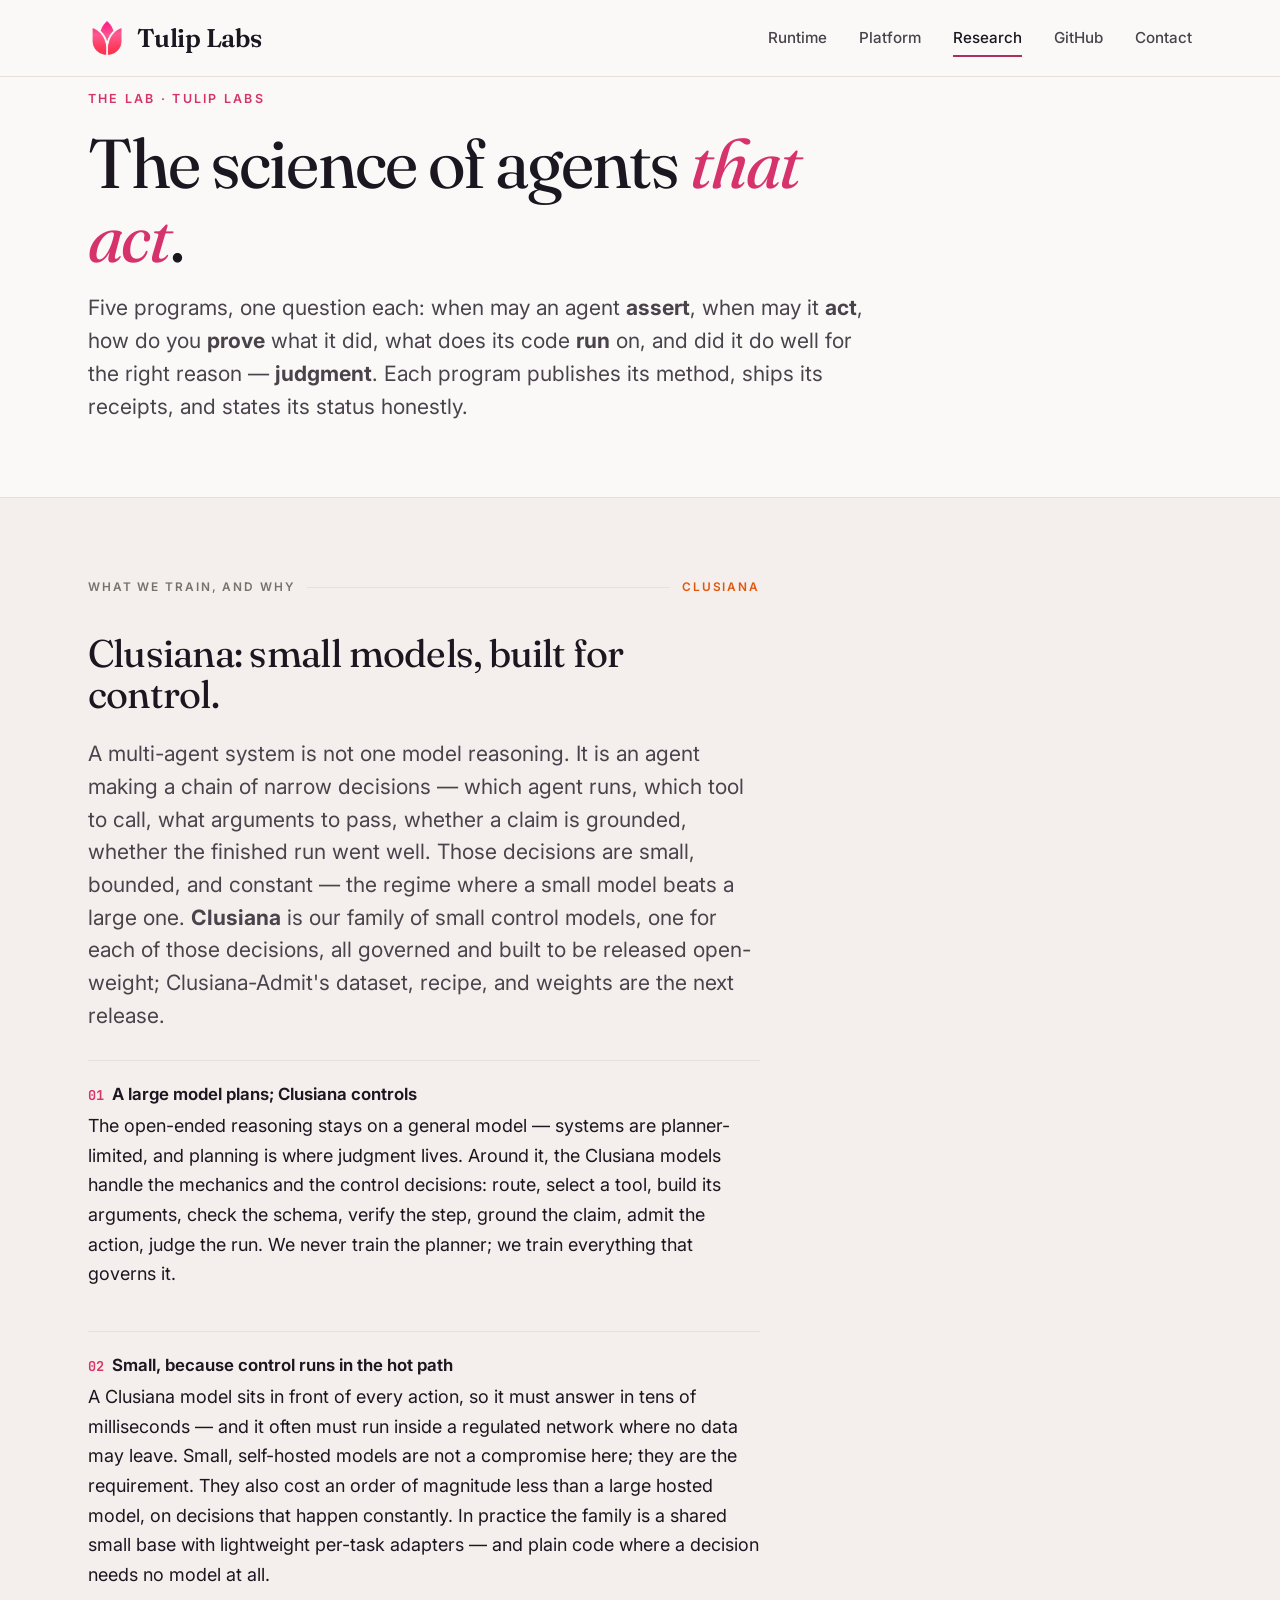
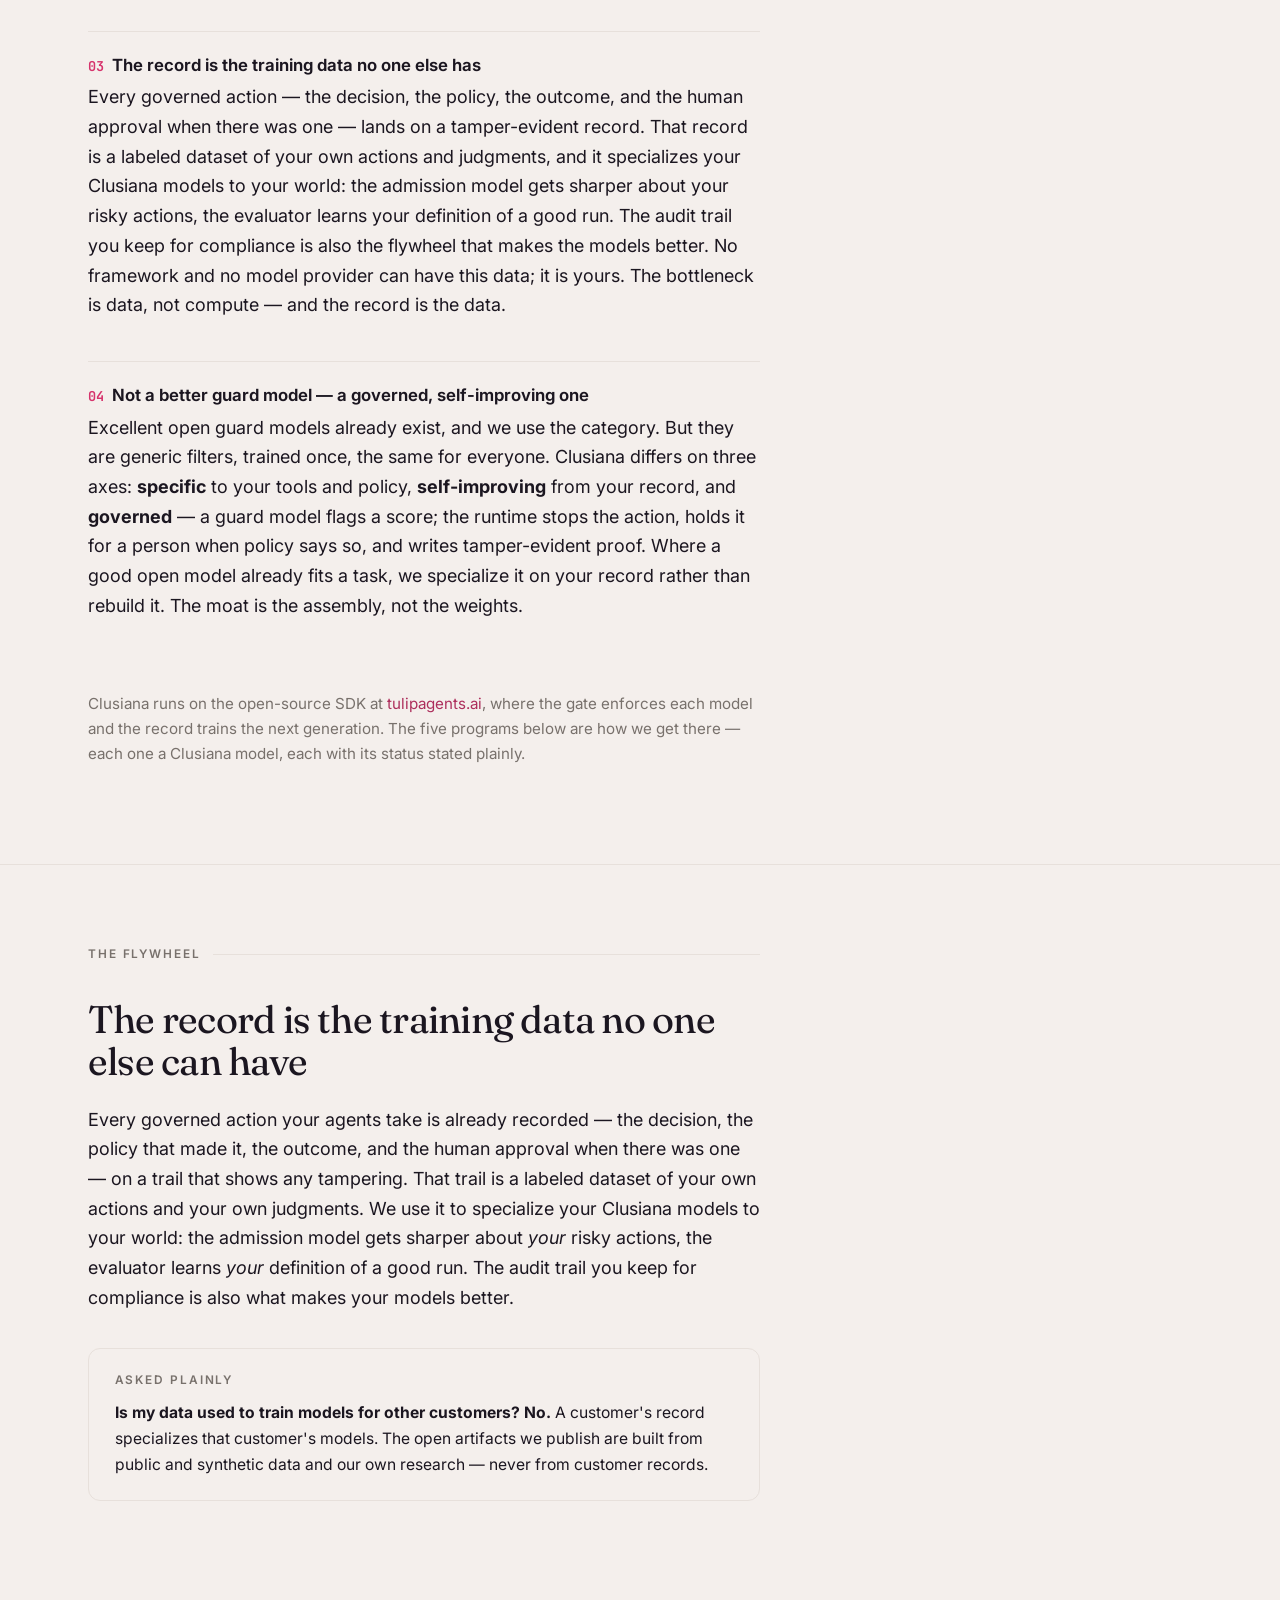
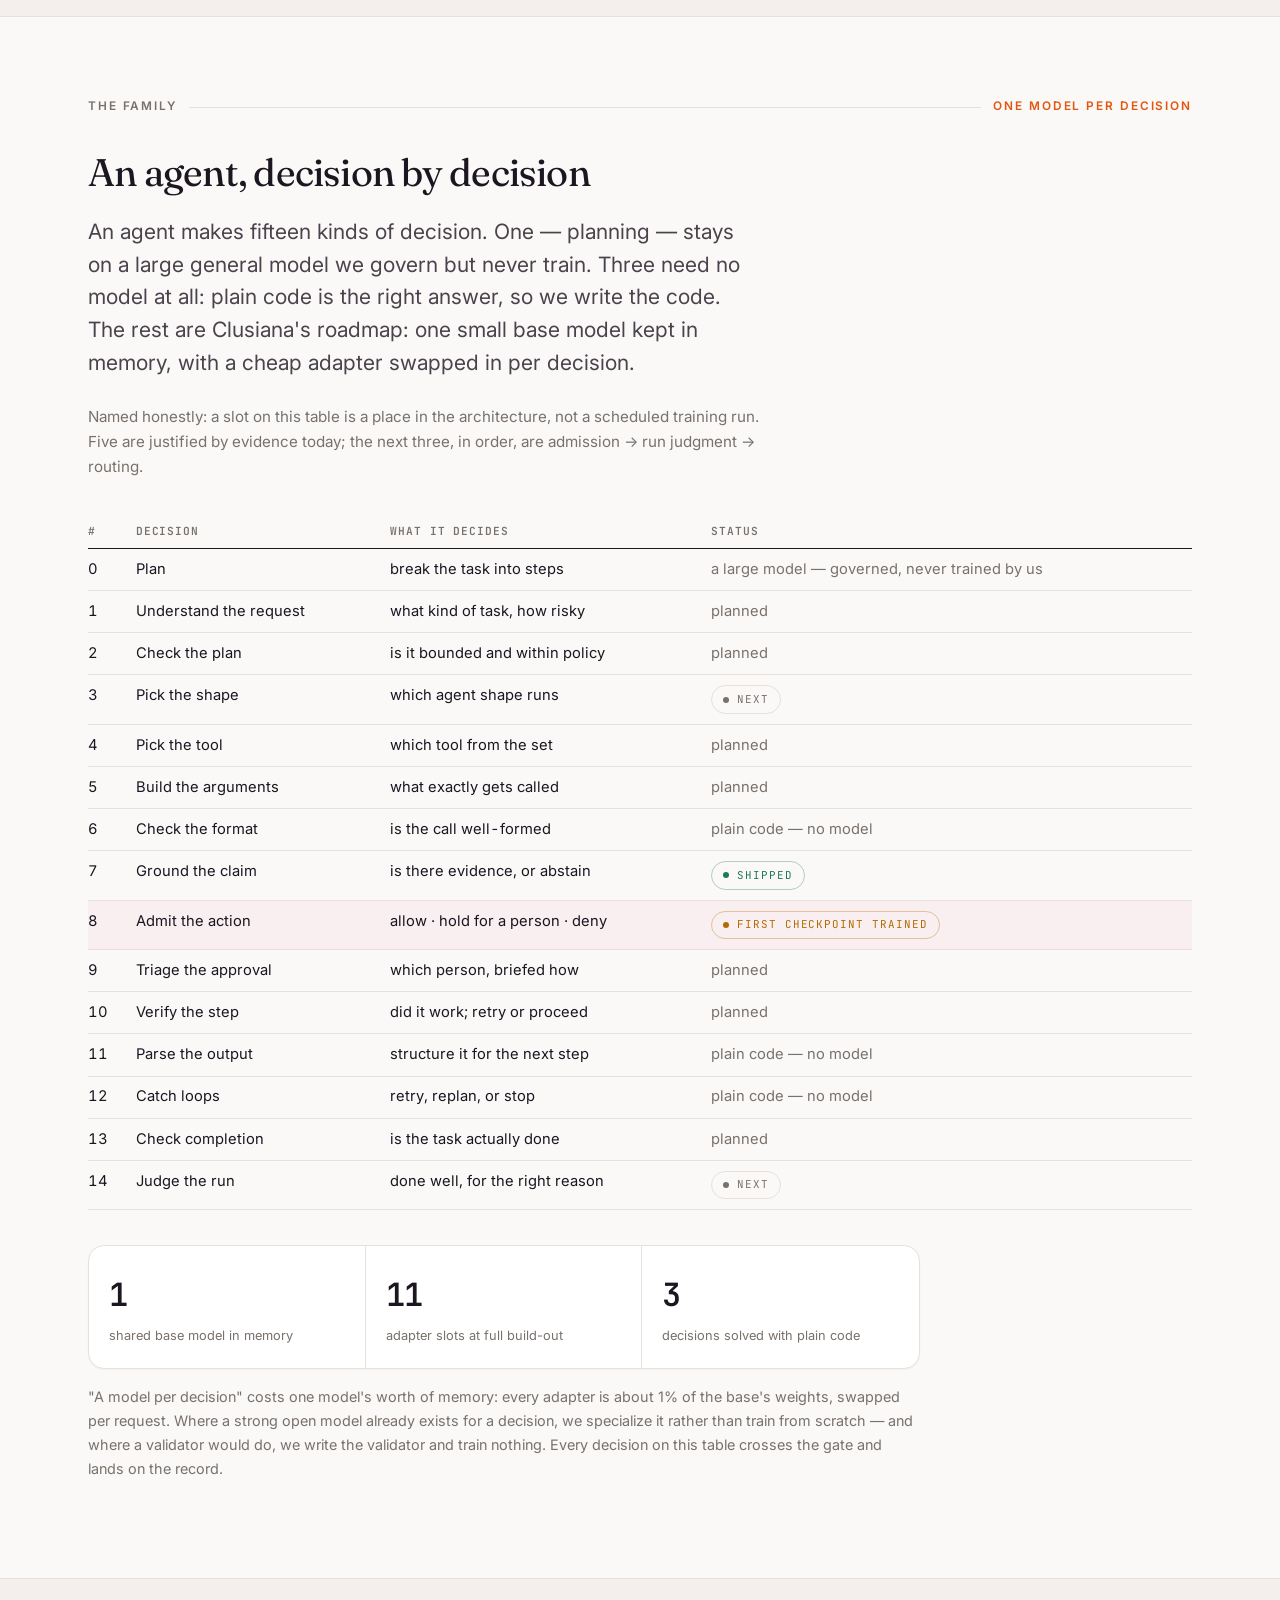
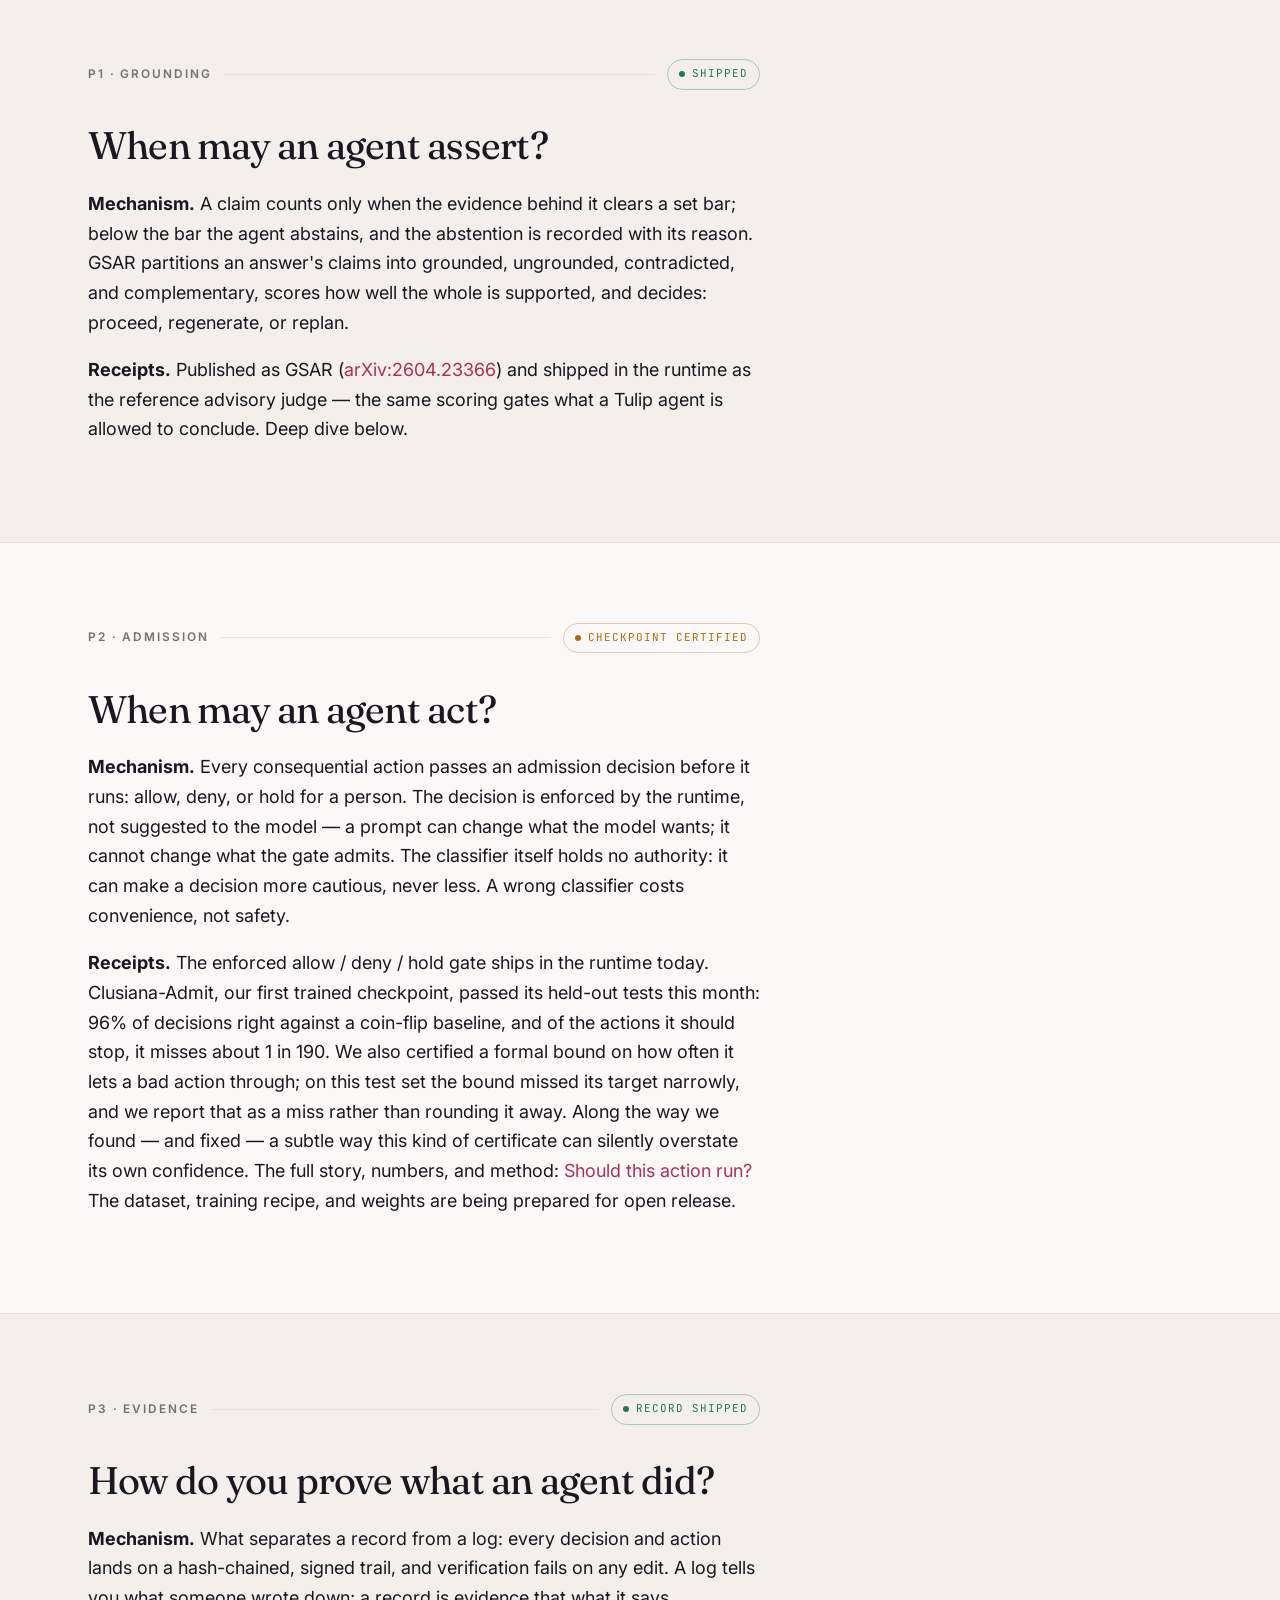
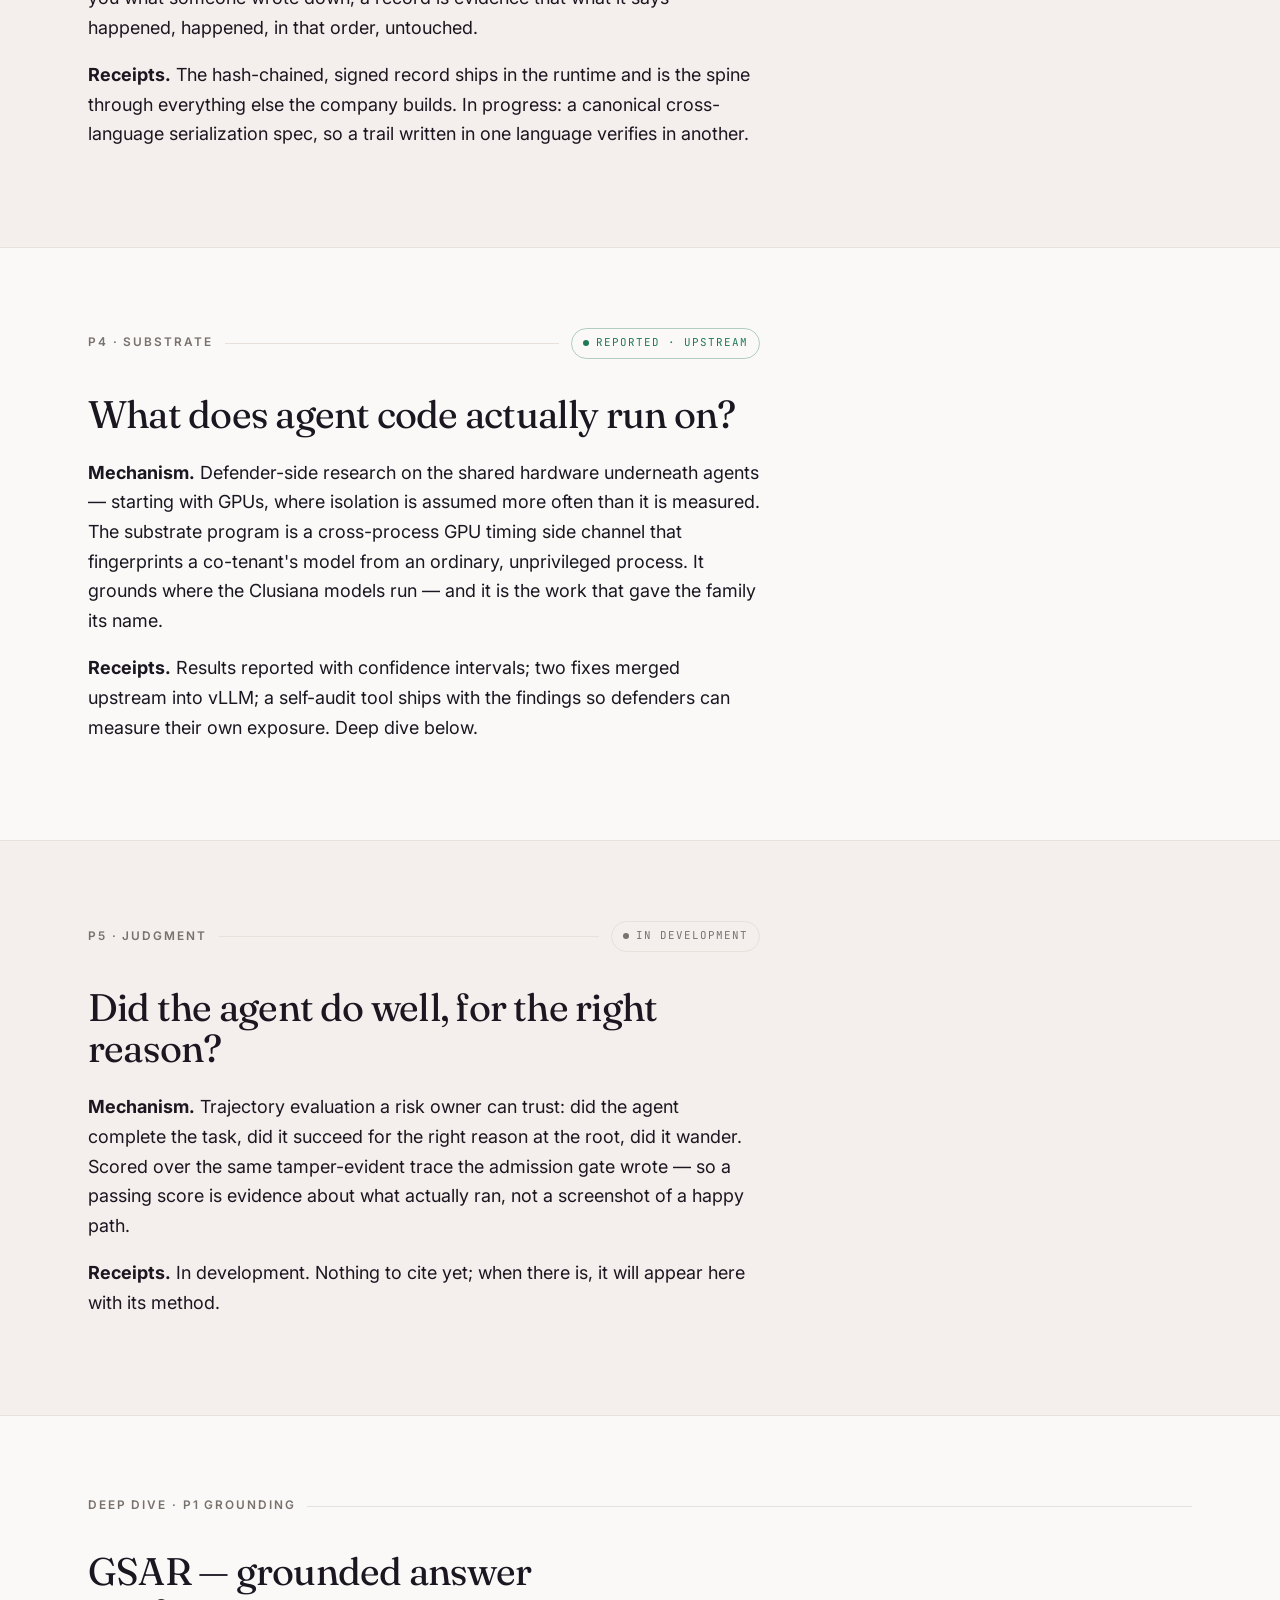
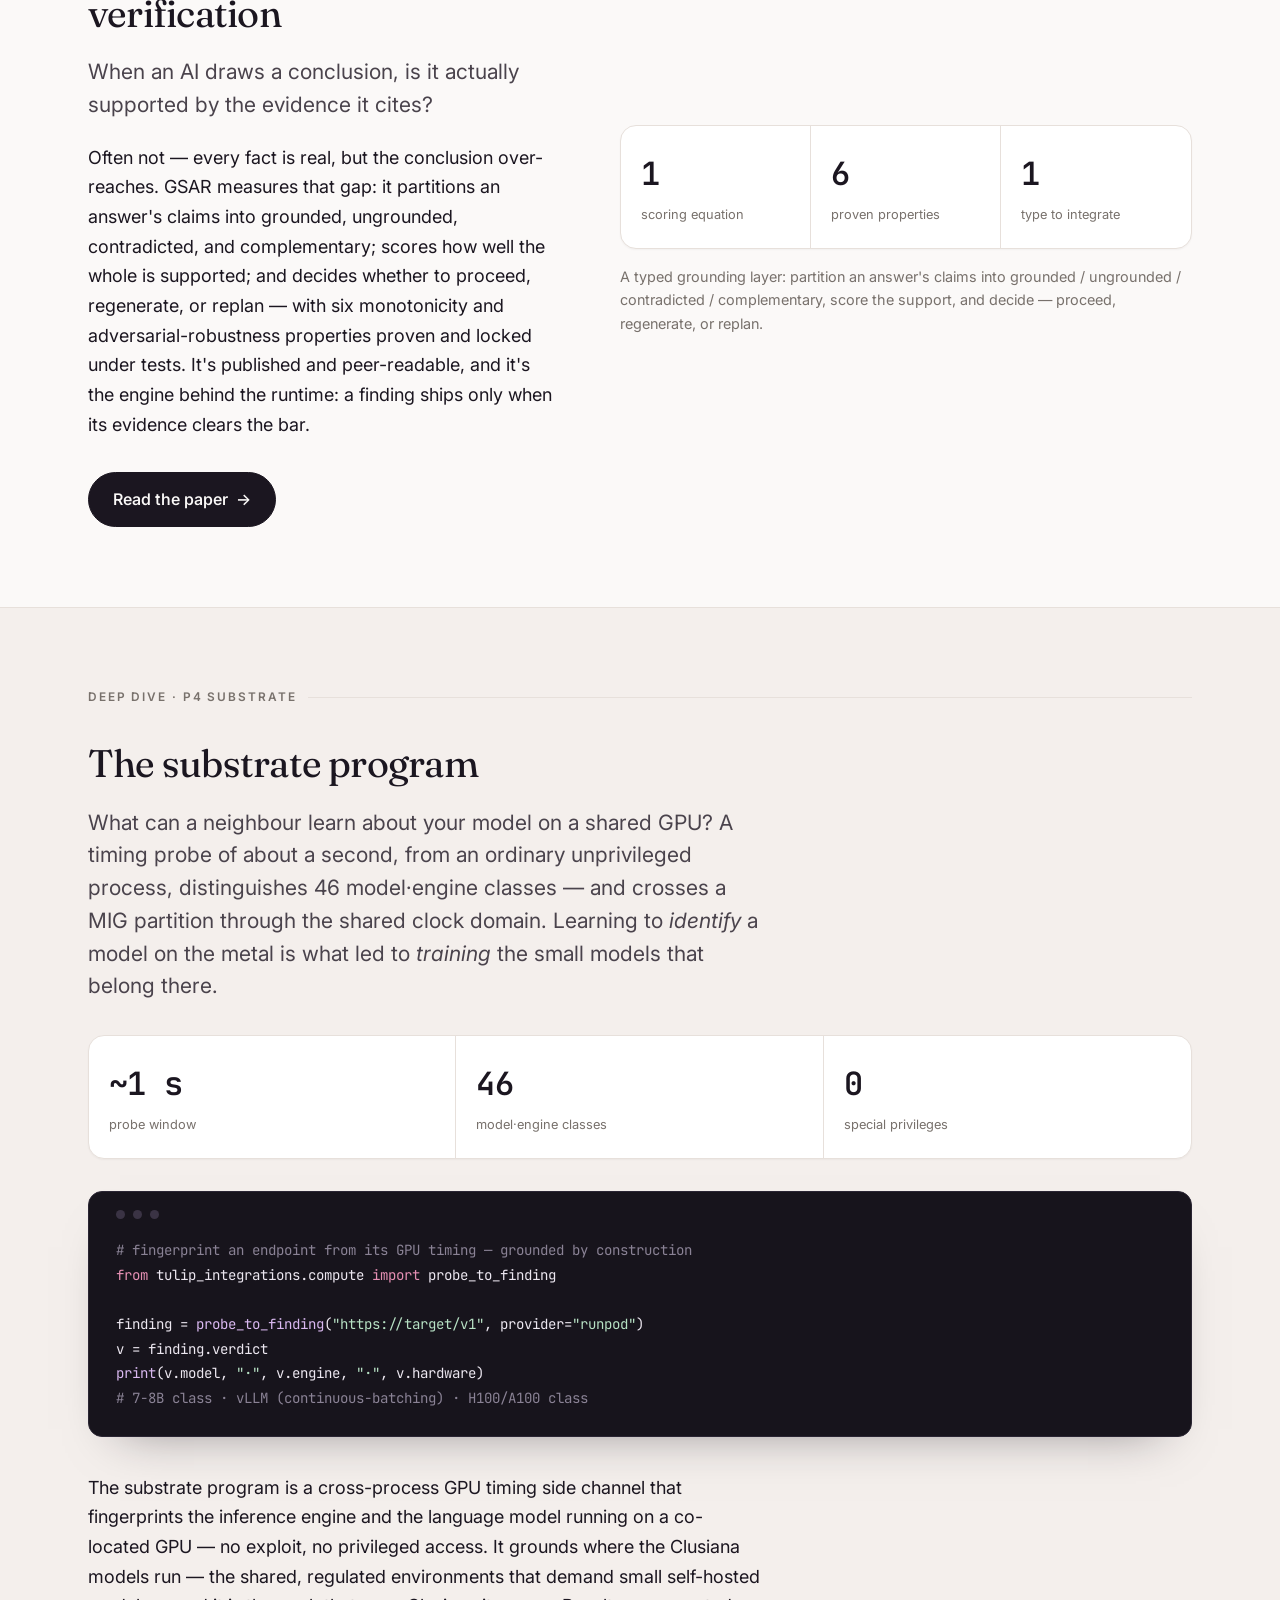
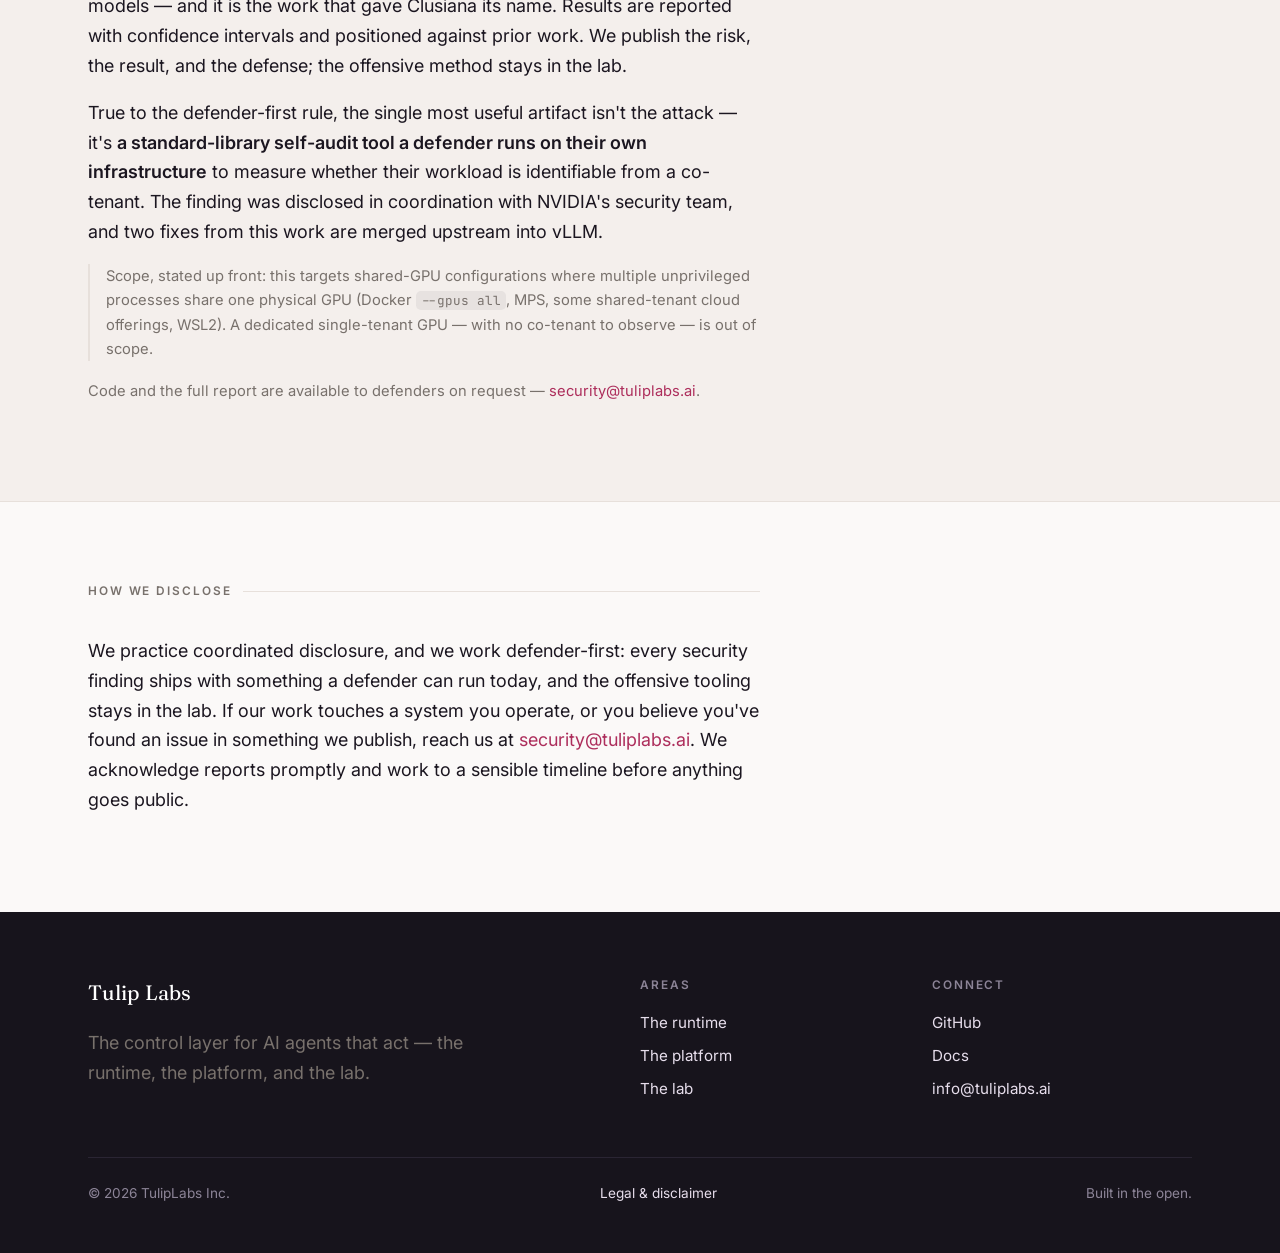
<file: research.html>
<!doctype html>
<html lang="en">
<head>
  <meta charset="utf-8">
  <meta name="viewport" content="width=device-width, initial-scale=1">
  <title>The lab — Tulip Labs</title>
  <meta name="description" content="The lab at Tulip Labs trains the small control models a multi-agent system needs but no framework ships — governed, and specialized to the customer's own record. Five research programs on agents that act, with published methods, coordinated disclosures, and upstream fixes.">
  <link rel="icon" href="assets/tulip-mark-pink.png" type="image/png">
  <link rel="apple-touch-icon" href="assets/tulip-mark-pink.png">
  <meta name="theme-color" content="#FBF9F8">
  <link rel="canonical" href="https://tuliplabs.ai/research.html">
  <meta property="og:type" content="website">
  <meta property="og:site_name" content="Tulip Labs">
  <meta property="og:title" content="The lab — Tulip Labs">
  <meta property="og:description" content="Five research programs on agents that act: assert, act, prove, run, judge. Published methods, coordinated disclosures, upstream fixes, tools defenders can run.">
  <meta property="og:url" content="https://tuliplabs.ai/research.html">
  <meta property="og:image" content="https://tuliplabs.ai/assets/og-card.png">
  <meta property="og:image:width" content="1200">
  <meta property="og:image:height" content="630">
  <meta name="twitter:card" content="summary_large_image">
  <meta name="twitter:image" content="https://tuliplabs.ai/assets/og-card.png">
  <link rel="preconnect" href="https://fonts.googleapis.com">
  <link rel="preconnect" href="https://fonts.gstatic.com" crossorigin>
  <link href="https://fonts.googleapis.com/css2?family=Fraunces:ital,opsz,wght@0,9..144,360..600;1,9..144,400..560&family=Inter:wght@400;500;600;650&family=JetBrains+Mono:wght@500;600&display=swap" rel="stylesheet">
  <link rel="stylesheet" href="styles.css?v=9">
</head>
<body>

<header class="site-head">
  <div class="wrap">
    <a class="brand" href="/" aria-label="Tulip Labs home">
      <img class="brand-mark" src="assets/tulip-mark-pink.png" width="38" height="38" alt="">
      <span class="wordmark">Tulip <b>Labs</b></span>
    </a>
    <nav class="nav">
      <a href="open-source.html">Runtime</a>
      <a href="platform.html">Platform</a>
      <a class="active" href="research.html">Research</a>
      <a class="hide-sm" href="https://github.com/tuliplabs-ai/sdk-python">GitHub</a>
      <a href="contact.html">Contact</a>
    </nav>
  </div>
</header>

<main>

  <!-- HERO -->
  <section class="hero" style="padding-bottom:3.5rem">
    <div class="wrap"><div class="col">
      <p class="kicker">The lab · Tulip Labs</p>
      <h1>The science of agents <span class="accent">that act</span>.</h1>
      <p class="lede">Five programs, one question each: when may an agent <b>assert</b>, when may it <b>act</b>, how do you <b>prove</b> what it did, what does its code <b>run</b> on, and did it do well for the right reason — <b>judgment</b>. Each program publishes its method, ships its receipts, and states its status honestly.</p>
    </div></div>
  </section>

  <!-- WHAT WE TRAIN, AND WHY -->
  <section class="band">
    <div class="wrap"><div class="col">
      <div class="eyebrow-row"><span class="label">What we train, and why</span><span class="line"></span><span class="label teal">Clusiana</span></div>
      <h2>Clusiana: small models, built for control.</h2>
      <p class="lede" style="margin-bottom:1.7rem">A multi-agent system is not one model reasoning. It is an agent making a chain of narrow decisions — which agent runs, which tool to call, what arguments to pass, whether a claim is grounded, whether the finished run went well. Those decisions are small, bounded, and constant — the regime where a small model beats a large one. <b>Clusiana</b> is our family of small control models, one for each of those decisions, all governed and built to be released open-weight; Clusiana-Admit's dataset, recipe, and weights are the next release.</p>
      <div class="principle">
        <h3><span class="idx">01</span>A large model plans; Clusiana controls</h3>
        <p>The open-ended reasoning stays on a general model — systems are planner-limited, and planning is where judgment lives. Around it, the Clusiana models handle the mechanics and the control decisions: route, select a tool, build its arguments, check the schema, verify the step, ground the claim, admit the action, judge the run. We never train the planner; we train everything that governs it.</p>
      </div>
      <div class="principle">
        <h3><span class="idx">02</span>Small, because control runs in the hot path</h3>
        <p>A Clusiana model sits in front of every action, so it must answer in tens of milliseconds — and it often must run inside a regulated network where no data may leave. Small, self-hosted models are not a compromise here; they are the requirement. They also cost an order of magnitude less than a large hosted model, on decisions that happen constantly. In practice the family is a shared small base with lightweight per-task adapters — and plain code where a decision needs no model at all.</p>
      </div>
      <div class="principle">
        <h3><span class="idx">03</span>The record is the training data no one else has</h3>
        <p>Every governed action — the decision, the policy, the outcome, and the human approval when there was one — lands on a tamper-evident record. That record is a labeled dataset of your own actions and judgments, and it specializes your Clusiana models to your world: the admission model gets sharper about your risky actions, the evaluator learns your definition of a good run. The audit trail you keep for compliance is also the flywheel that makes the models better. No framework and no model provider can have this data; it is yours. The bottleneck is data, not compute — and the record is the data.</p>
      </div>
      <div class="principle">
        <h3><span class="idx">04</span>Not a better guard model — a governed, self-improving one</h3>
        <p>Excellent open guard models already exist, and we use the category. But they are generic filters, trained once, the same for everyone. Clusiana differs on three axes: <b>specific</b> to your tools and policy, <b>self-improving</b> from your record, and <b>governed</b> — a guard model flags a score; the runtime stops the action, holds it for a person when policy says so, and writes tamper-evident proof. Where a good open model already fits a task, we specialize it on your record rather than rebuild it. The moat is the assembly, not the weights.</p>
      </div>
      <p class="muted" style="margin-top:1.8rem;font-size:0.95rem">Clusiana runs on the open-source SDK at <a href="https://tulipagents.ai/">tulipagents.ai</a>, where the gate enforces each model and the record trains the next generation. The five programs below are how we get there — each one a Clusiana model, each with its status stated plainly.</p>
    </div></div>
  </section>


  <!-- THE FLYWHEEL -->
  <section class="band">
    <div class="wrap"><div class="col">
      <div class="eyebrow-row"><span class="label">The flywheel</span><span class="line"></span></div>
      <h2>The record is the training data no one else can have</h2>
      <p>Every governed action your agents take is already recorded — the decision, the policy that made it, the outcome, and the human approval when there was one — on a trail that shows any tampering. That trail is a labeled dataset of your own actions and your own judgments. We use it to specialize your Clusiana models to your world: the admission model gets sharper about <em>your</em> risky actions, the evaluator learns <em>your</em> definition of a good run. The audit trail you keep for compliance is also what makes your models better.</p>
      <div class="callout">
        <span class="label">Asked plainly</span>
        <p><b>Is my data used to train models for other customers? No.</b> A customer's record specializes that customer's models. The open artifacts we publish are built from public and synthetic data and our own research — never from customer records.</p>
      </div>
    </div></div>
  </section>

  <!-- THE FAMILY ROADMAP -->
  <section>
    <div class="wrap">
      <div class="eyebrow-row"><span class="label">The family</span><span class="line"></span><span class="label teal">One model per decision</span></div>
      <div class="col">
        <h2>An agent, decision by decision</h2>
        <p class="lede" style="margin-bottom:1.5rem">An agent makes fifteen kinds of decision. One — planning — stays on a large general model we govern but never train. Three need no model at all: plain code is the right answer, so we write the code. The rest are Clusiana's roadmap: one small base model kept in memory, with a cheap adapter swapped in per decision.</p>
        <p class="muted" style="font-size:0.95rem;margin-bottom:0.5rem">Named honestly: a slot on this table is a place in the architecture, not a scheduled training run. Five are justified by evidence today; the next three, in order, are admission → run judgment → routing.</p>
      </div>
      <div class="data-table table-scroll">
        <table>
          <thead>
            <tr><th>#</th><th>decision</th><th>what it decides</th><th>status</th></tr>
          </thead>
          <tbody>
            <tr><td>0</td><td>Plan</td><td>break the task into steps</td><td><span class="muted">a large model — governed, never trained by us</span></td></tr>
            <tr><td>1</td><td>Understand the request</td><td>what kind of task, how risky</td><td><span class="muted">planned</span></td></tr>
            <tr><td>2</td><td>Check the plan</td><td>is it bounded and within policy</td><td><span class="muted">planned</span></td></tr>
            <tr><td>3</td><td>Pick the shape</td><td>which agent shape runs</td><td><span class="status dev">Next</span></td></tr>
            <tr><td>4</td><td>Pick the tool</td><td>which tool from the set</td><td><span class="muted">planned</span></td></tr>
            <tr><td>5</td><td>Build the arguments</td><td>what exactly gets called</td><td><span class="muted">planned</span></td></tr>
            <tr><td>6</td><td>Check the format</td><td>is the call well-formed</td><td><span class="muted">plain code — no model</span></td></tr>
            <tr><td>7</td><td>Ground the claim</td><td>is there evidence, or abstain</td><td><span class="status ok">Shipped</span></td></tr>
            <tr class="hl"><td>8</td><td>Admit the action</td><td>allow · hold for a person · deny</td><td><span class="status wip">First checkpoint trained</span></td></tr>
            <tr><td>9</td><td>Triage the approval</td><td>which person, briefed how</td><td><span class="muted">planned</span></td></tr>
            <tr><td>10</td><td>Verify the step</td><td>did it work; retry or proceed</td><td><span class="muted">planned</span></td></tr>
            <tr><td>11</td><td>Parse the output</td><td>structure it for the next step</td><td><span class="muted">plain code — no model</span></td></tr>
            <tr><td>12</td><td>Catch loops</td><td>retry, replan, or stop</td><td><span class="muted">plain code — no model</span></td></tr>
            <tr><td>13</td><td>Check completion</td><td>is the task actually done</td><td><span class="muted">planned</span></td></tr>
            <tr><td>14</td><td>Judge the run</td><td>done well, for the right reason</td><td><span class="status dev">Next</span></td></tr>
          </tbody>
        </table>
      </div>
      <div class="stats" style="max-width:52rem">
        <div class="stat"><div class="n">1</div><div class="k">shared base model in memory</div></div>
        <div class="stat"><div class="n">11</div><div class="k">adapter slots at full build-out</div></div>
        <div class="stat"><div class="n">3</div><div class="k">decisions solved with plain code</div></div>
      </div>
      <p class="muted" style="font-size:0.9rem;margin-top:1rem;max-width:52rem">"A model per decision" costs one model's worth of memory: every adapter is about 1% of the base's weights, swapped per request. Where a strong open model already exists for a decision, we specialize it rather than train from scratch — and where a validator would do, we write the validator and train nothing. Every decision on this table crosses the gate and lands on the record.</p>
    </div>
  </section>

  <!-- P1 GROUNDING -->
  <section class="band">
    <div class="wrap"><div class="col">
      <div class="eyebrow-row"><span class="label">P1 · Grounding</span><span class="line"></span><span class="status ok">Shipped</span></div>
      <h2>When may an agent assert?</h2>
      <p><b>Mechanism.</b> A claim counts only when the evidence behind it clears a set bar; below the bar the agent abstains, and the abstention is recorded with its reason. GSAR partitions an answer's claims into grounded, ungrounded, contradicted, and complementary, scores how well the whole is supported, and decides: proceed, regenerate, or replan.</p>
      <p><b>Receipts.</b> Published as GSAR (<a href="https://arxiv.org/abs/2604.23366">arXiv:2604.23366</a>) and shipped in the runtime as the reference advisory judge — the same scoring gates what a Tulip agent is allowed to conclude. Deep dive below.</p>
    </div></div>
  </section>

  <!-- P2 ADMISSION -->
  <section>
    <div class="wrap"><div class="col">
      <div class="eyebrow-row"><span class="label">P2 · Admission</span><span class="line"></span><span class="status wip">Checkpoint certified</span></div>
      <h2>When may an agent act?</h2>
      <p><b>Mechanism.</b> Every consequential action passes an admission decision before it runs: allow, deny, or hold for a person. The decision is enforced by the runtime, not suggested to the model — a prompt can change what the model wants; it cannot change what the gate admits. The classifier itself holds no authority: it can make a decision more cautious, never less. A wrong classifier costs convenience, not safety.</p>
      <p><b>Receipts.</b> The enforced allow / deny / hold gate ships in the runtime today. Clusiana-Admit, our first trained checkpoint, passed its held-out tests this month: 96% of decisions right against a coin-flip baseline, and of the actions it should stop, it misses about 1 in 190. We also certified a formal bound on how often it lets a bad action through; on this test set the bound missed its target narrowly, and we report that as a miss rather than rounding it away. Along the way we found — and fixed — a subtle way this kind of certificate can silently overstate its own confidence. The full story, numbers, and method: <a href="notes/clusiana-admit.html">Should this action run?</a> The dataset, training recipe, and weights are being prepared for open release.</p>
    </div></div>
  </section>

  <!-- P3 EVIDENCE -->
  <section class="band">
    <div class="wrap"><div class="col">
      <div class="eyebrow-row"><span class="label">P3 · Evidence</span><span class="line"></span><span class="status ok">Record shipped</span></div>
      <h2>How do you prove what an agent did?</h2>
      <p><b>Mechanism.</b> What separates a record from a log: every decision and action lands on a hash-chained, signed trail, and verification fails on any edit. A log tells you what someone wrote down; a record is evidence that what it says happened, happened, in that order, untouched.</p>
      <p><b>Receipts.</b> The hash-chained, signed record ships in the runtime and is the spine through everything else the company builds. In progress: a canonical cross-language serialization spec, so a trail written in one language verifies in another.</p>
    </div></div>
  </section>

  <!-- P4 SUBSTRATE -->
  <section>
    <div class="wrap"><div class="col">
      <div class="eyebrow-row"><span class="label">P4 · Substrate</span><span class="line"></span><span class="status ok">Reported · upstream</span></div>
      <h2>What does agent code actually run on?</h2>
      <p><b>Mechanism.</b> Defender-side research on the shared hardware underneath agents — starting with GPUs, where isolation is assumed more often than it is measured. The substrate program is a cross-process GPU timing side channel that fingerprints a co-tenant's model from an ordinary, unprivileged process. It grounds where the Clusiana models run — and it is the work that gave the family its name.</p>
      <p><b>Receipts.</b> Results reported with confidence intervals; two fixes merged upstream into vLLM; a self-audit tool ships with the findings so defenders can measure their own exposure. Deep dive below.</p>
    </div></div>
  </section>

  <!-- P5 JUDGMENT -->
  <section class="band">
    <div class="wrap"><div class="col">
      <div class="eyebrow-row"><span class="label">P5 · Judgment</span><span class="line"></span><span class="status dev">In development</span></div>
      <h2>Did the agent do well, for the right reason?</h2>
      <p><b>Mechanism.</b> Trajectory evaluation a risk owner can trust: did the agent complete the task, did it succeed for the right reason at the root, did it wander. Scored over the same tamper-evident trace the admission gate wrote — so a passing score is evidence about what actually ran, not a screenshot of a happy path.</p>
      <p><b>Receipts.</b> In development. Nothing to cite yet; when there is, it will appear here with its method.</p>
    </div></div>
  </section>

  <!-- DEEP DIVE: GSAR -->
  <section>
    <div class="wrap">
      <div class="eyebrow-row"><span class="label">Deep dive · P1 Grounding</span><span class="line"></span></div>
      <div class="work flip">
        <div class="work__media">
          <div class="stats">
            <div class="stat"><div class="n">1</div><div class="k">scoring equation</div></div>
            <div class="stat"><div class="n">6</div><div class="k">proven properties</div></div>
            <div class="stat"><div class="n">1</div><div class="k">type to integrate</div></div>
          </div>
          <p class="muted" style="font-size:0.9rem;margin-top:1rem">A typed grounding layer: partition an answer's claims into grounded / ungrounded / contradicted / complementary, score the support, and decide — proceed, regenerate, or replan.</p>
        </div>
        <div class="work__copy">
          <h2>GSAR — grounded answer verification</h2>
          <p class="lede" style="margin-bottom:1.3rem">When an AI draws a conclusion, is it actually supported by the evidence it cites?</p>
          <p>Often not — every fact is real, but the conclusion over-reaches. GSAR measures that gap: it partitions an answer's claims into grounded, ungrounded, contradicted, and complementary; scores how well the whole is supported; and decides whether to proceed, regenerate, or replan — with six monotonicity and adversarial-robustness properties proven and locked under tests. It's published and peer-readable, and it's the engine behind the runtime: a finding ships only when its evidence clears the bar.</p>
          <div class="btn-row">
            <a class="btn btn--primary" href="https://arxiv.org/abs/2604.23366">Read the paper <span class="arrow">→</span></a>
          </div>
        </div>
      </div>
    </div>
  </section>

  <!-- DEEP DIVE: SUBSTRATE -->
  <section class="band">
    <div class="wrap">
      <div class="eyebrow-row"><span class="label">Deep dive · P4 Substrate</span><span class="line"></span></div>
      <div class="col">
        <h2>The substrate program</h2>
        <p class="lede">What can a neighbour learn about your model on a shared GPU? A timing probe of about a second, from an ordinary unprivileged process, distinguishes 46 model·engine classes — and crosses a MIG partition through the shared clock domain. Learning to <em>identify</em> a model on the metal is what led to <em>training</em> the small models that belong there.</p>
      </div>
      <div class="stats" style="margin:2rem 0">
        <div class="stat"><div class="n">~1 s</div><div class="k">probe window</div></div>
        <div class="stat"><div class="n">46</div><div class="k">model·engine classes</div></div>
        <div class="stat"><div class="n">0</div><div class="k">special privileges</div></div>
      </div>
      <pre class="code" style="margin:0 0 2.2rem"><span class="c"># fingerprint an endpoint from its GPU timing — grounded by construction</span>
<span class="k">from</span> tulip_integrations.compute <span class="k">import</span> probe_to_finding

finding = <span class="fn">probe_to_finding</span>(<span class="s">"https://target/v1"</span>, provider=<span class="s">"runpod"</span>)
v = finding.verdict
<span class="fn">print</span>(v.model, <span class="s">"·"</span>, v.engine, <span class="s">"·"</span>, v.hardware)
<span class="c"># 7-8B class · vLLM (continuous-batching) · H100/A100 class</span></pre>
      <div class="col">
        <p>The substrate program is a cross-process GPU timing side channel that fingerprints the inference engine and the language model running on a co-located GPU — no exploit, no privileged access. It grounds where the Clusiana models run — the shared, regulated environments that demand small self-hosted models — and it is the work that gave Clusiana its name. Results are reported with confidence intervals and positioned against prior work. We publish the risk, the result, and the defense; the offensive method stays in the lab.</p>
        <p>True to the defender-first rule, the single most useful artifact isn't the attack — it's <strong>a standard-library self-audit tool a defender runs on their own infrastructure</strong> to measure whether their workload is identifiable from a co-tenant. The finding was disclosed in coordination with NVIDIA's security team, and two fixes from this work are merged upstream into vLLM.</p>
        <p class="muted" style="font-size:0.92rem;border-left:2px solid var(--rule);padding-left:1rem">Scope, stated up front: this targets shared-GPU configurations where multiple unprivileged processes share one physical GPU (Docker <code>--gpus all</code>, MPS, some shared-tenant cloud offerings, WSL2). A dedicated single-tenant GPU — with no co-tenant to observe — is out of scope.</p>
        <p class="muted" style="font-size:0.92rem">Code and the full report are available to defenders on request — <a href="mailto:security@tuliplabs.ai">security@tuliplabs.ai</a>.</p>
      </div>
    </div>
  </section>

  <!-- DISCLOSURE -->
  <section>
    <div class="wrap"><div class="col">
      <div class="eyebrow-row"><span class="label">How we disclose</span><span class="line"></span></div>
      <p>We practice coordinated disclosure, and we work defender-first: every security finding ships with something a defender can run today, and the offensive tooling stays in the lab. If our work touches a system you operate, or you believe you've found an issue in something we publish, reach us at <a href="mailto:security@tuliplabs.ai">security@tuliplabs.ai</a>. We acknowledge reports promptly and work to a sensible timeline before anything goes public.</p>
    </div></div>
  </section>

</main>

<footer class="site-foot">
  <div class="wrap">
    <div class="foot-grid">
      <div class="foot-brand">
        <p class="wordmark">Tulip Labs</p>
        <p class="muted" style="max-width:24rem;margin-top:0.6rem">The control layer for AI agents that act — the runtime, the platform, and the lab.</p>
      </div>
      <div class="foot-col">
        <h4>Areas</h4>
        <a href="open-source.html">The runtime</a>
        <a href="platform.html">The platform</a>
        <a href="research.html">The lab</a>
      </div>
      <div class="foot-col">
        <h4>Connect</h4>
        <a href="https://github.com/tuliplabs-ai/sdk-python">GitHub</a>
        <a href="https://tulipagents.ai/">Docs</a>
        <a href="mailto:info@tuliplabs.ai">info@tuliplabs.ai</a>
      </div>
    </div>
    <div class="foot-bottom">
      <span>© 2026 TulipLabs Inc.</span>
      <span><a href="legal.html">Legal &amp; disclaimer</a></span>
      <span>Built in the open.</span>
    </div>
  </div>
</footer>

<script src="site.js?v=9" defer></script>
</body>
</html>
</file>
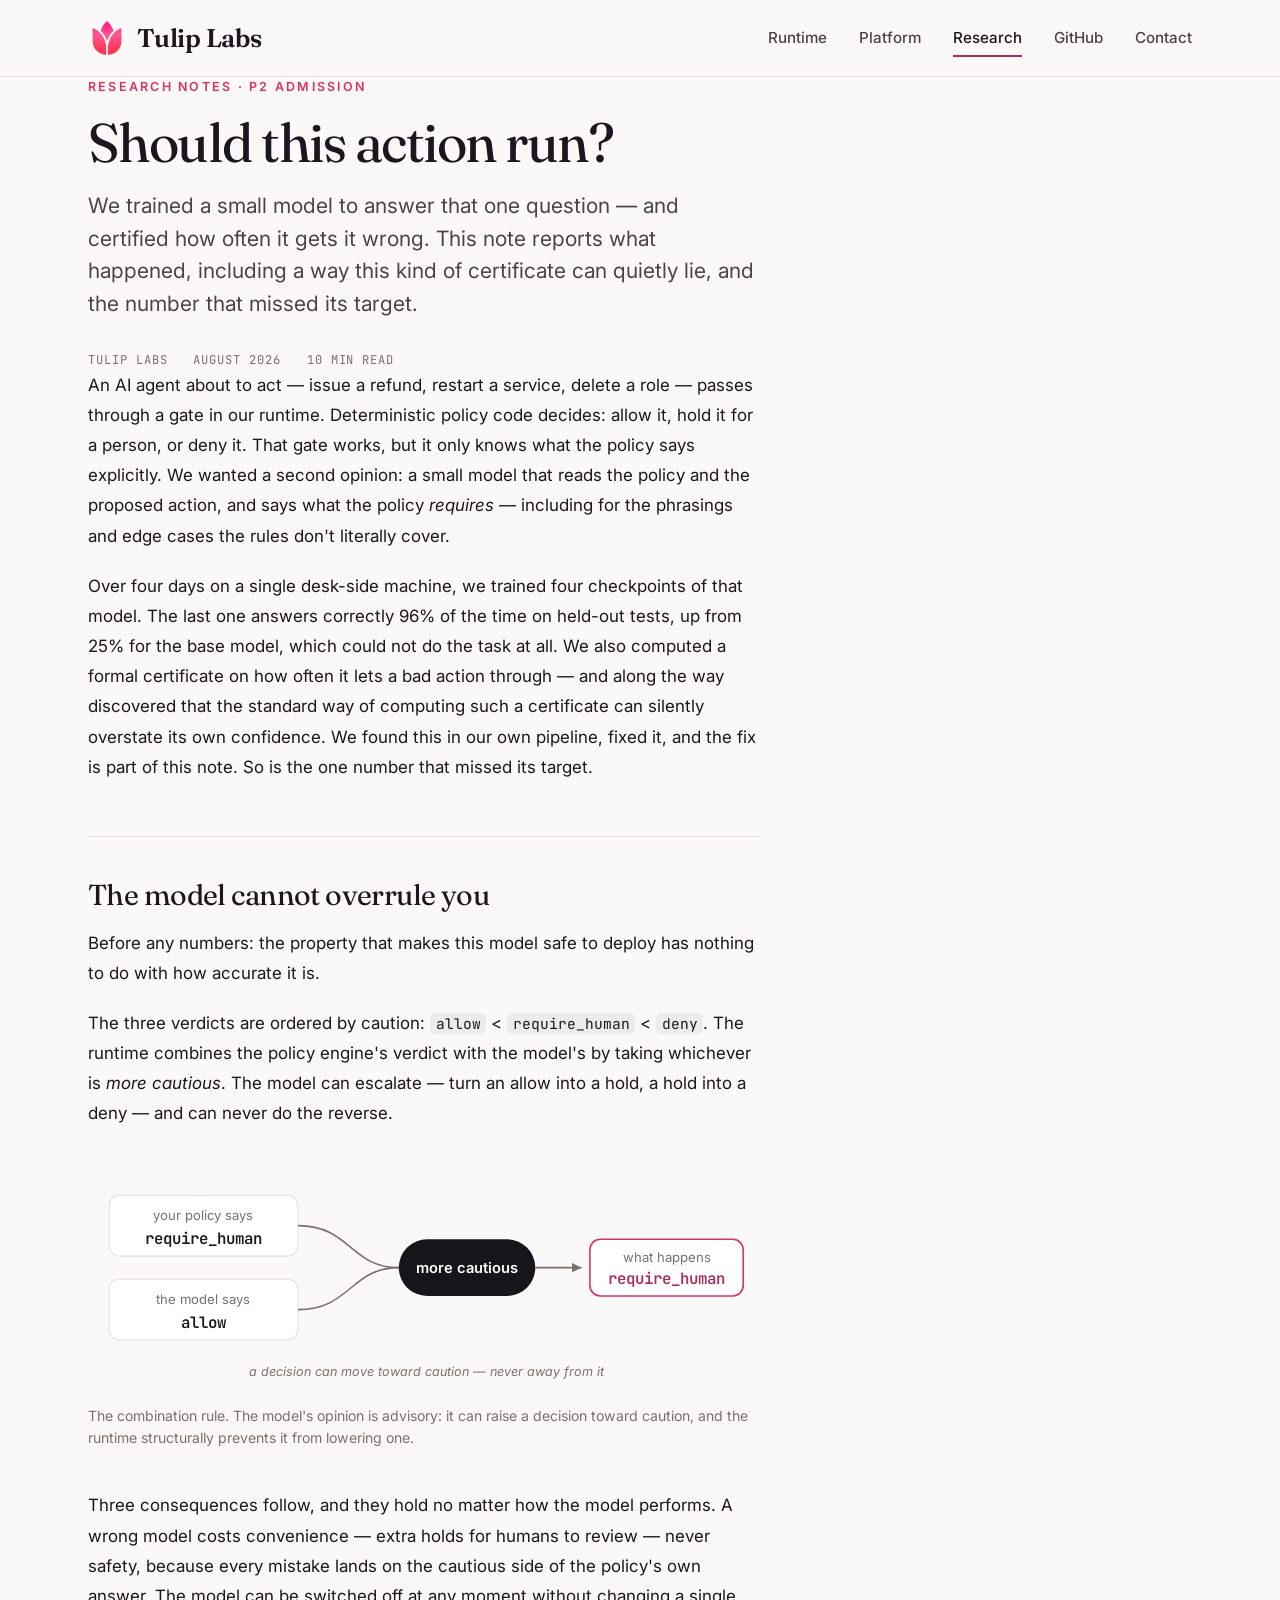
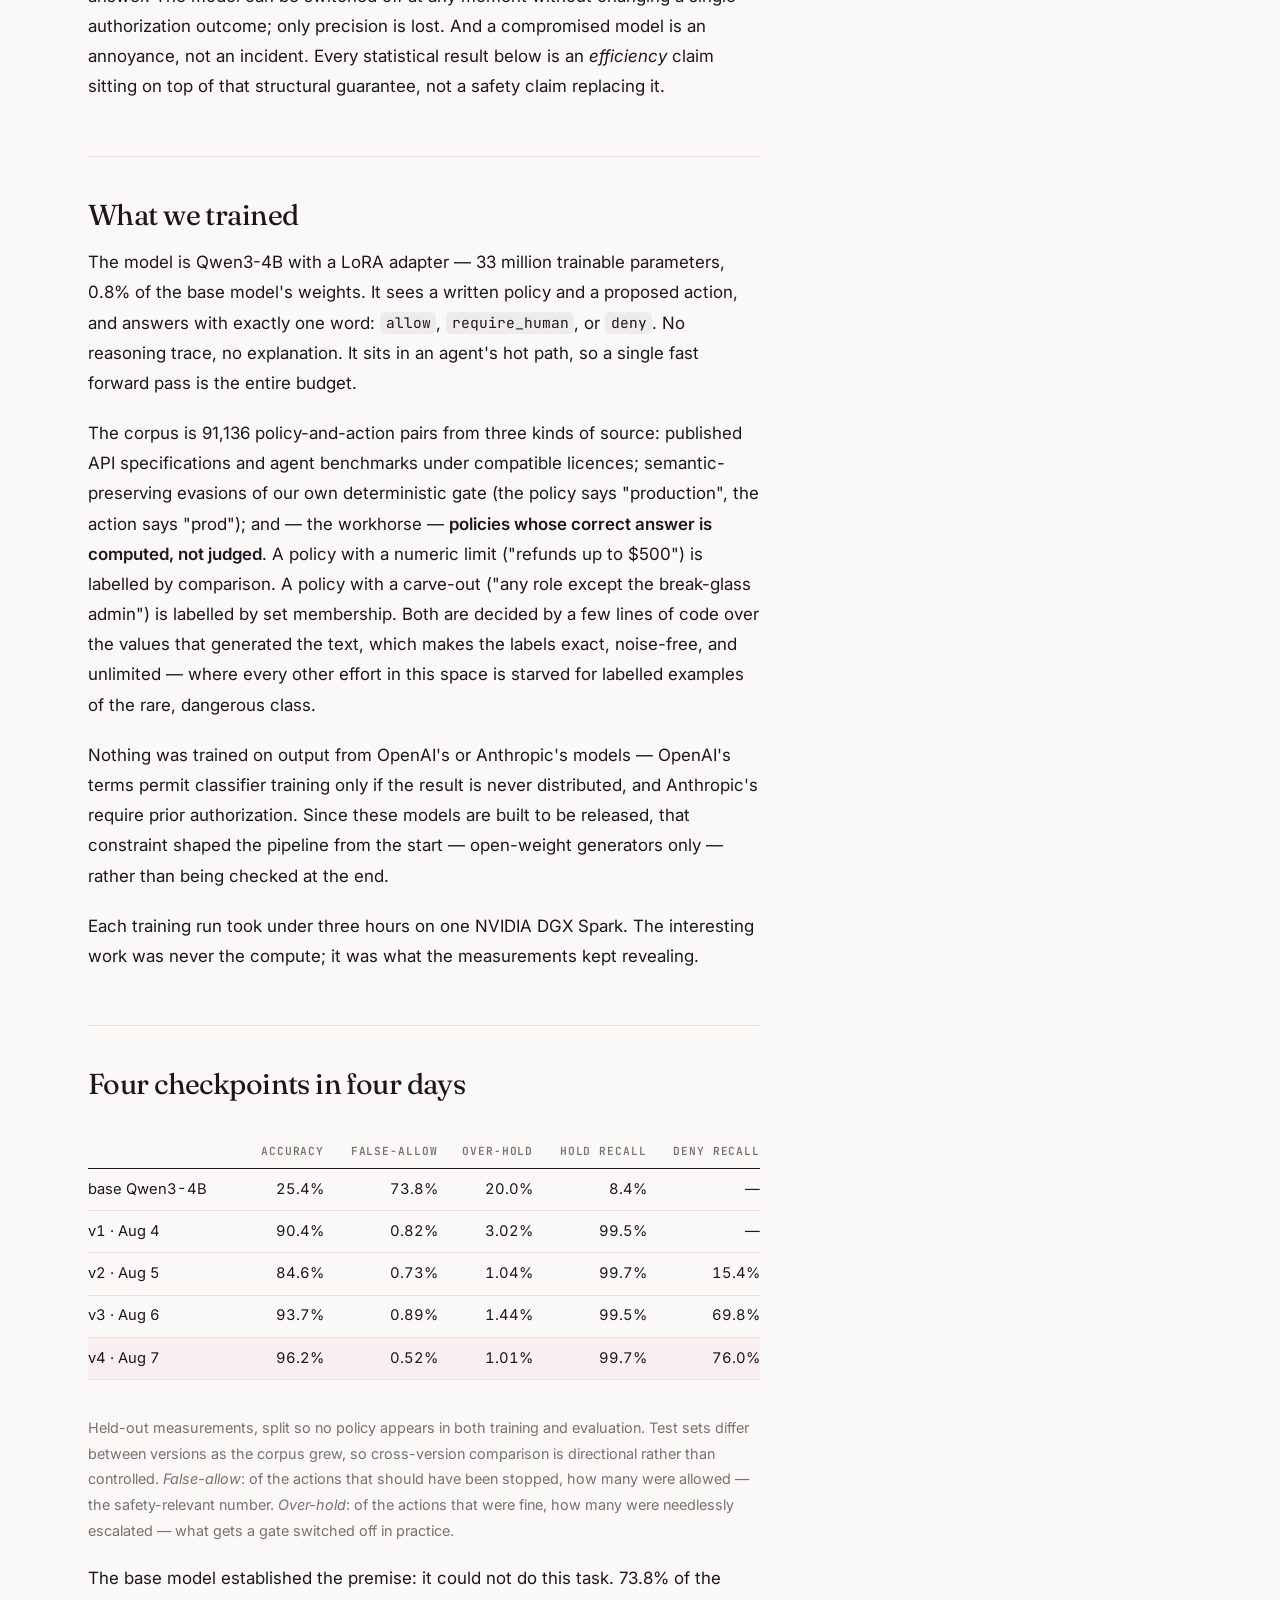
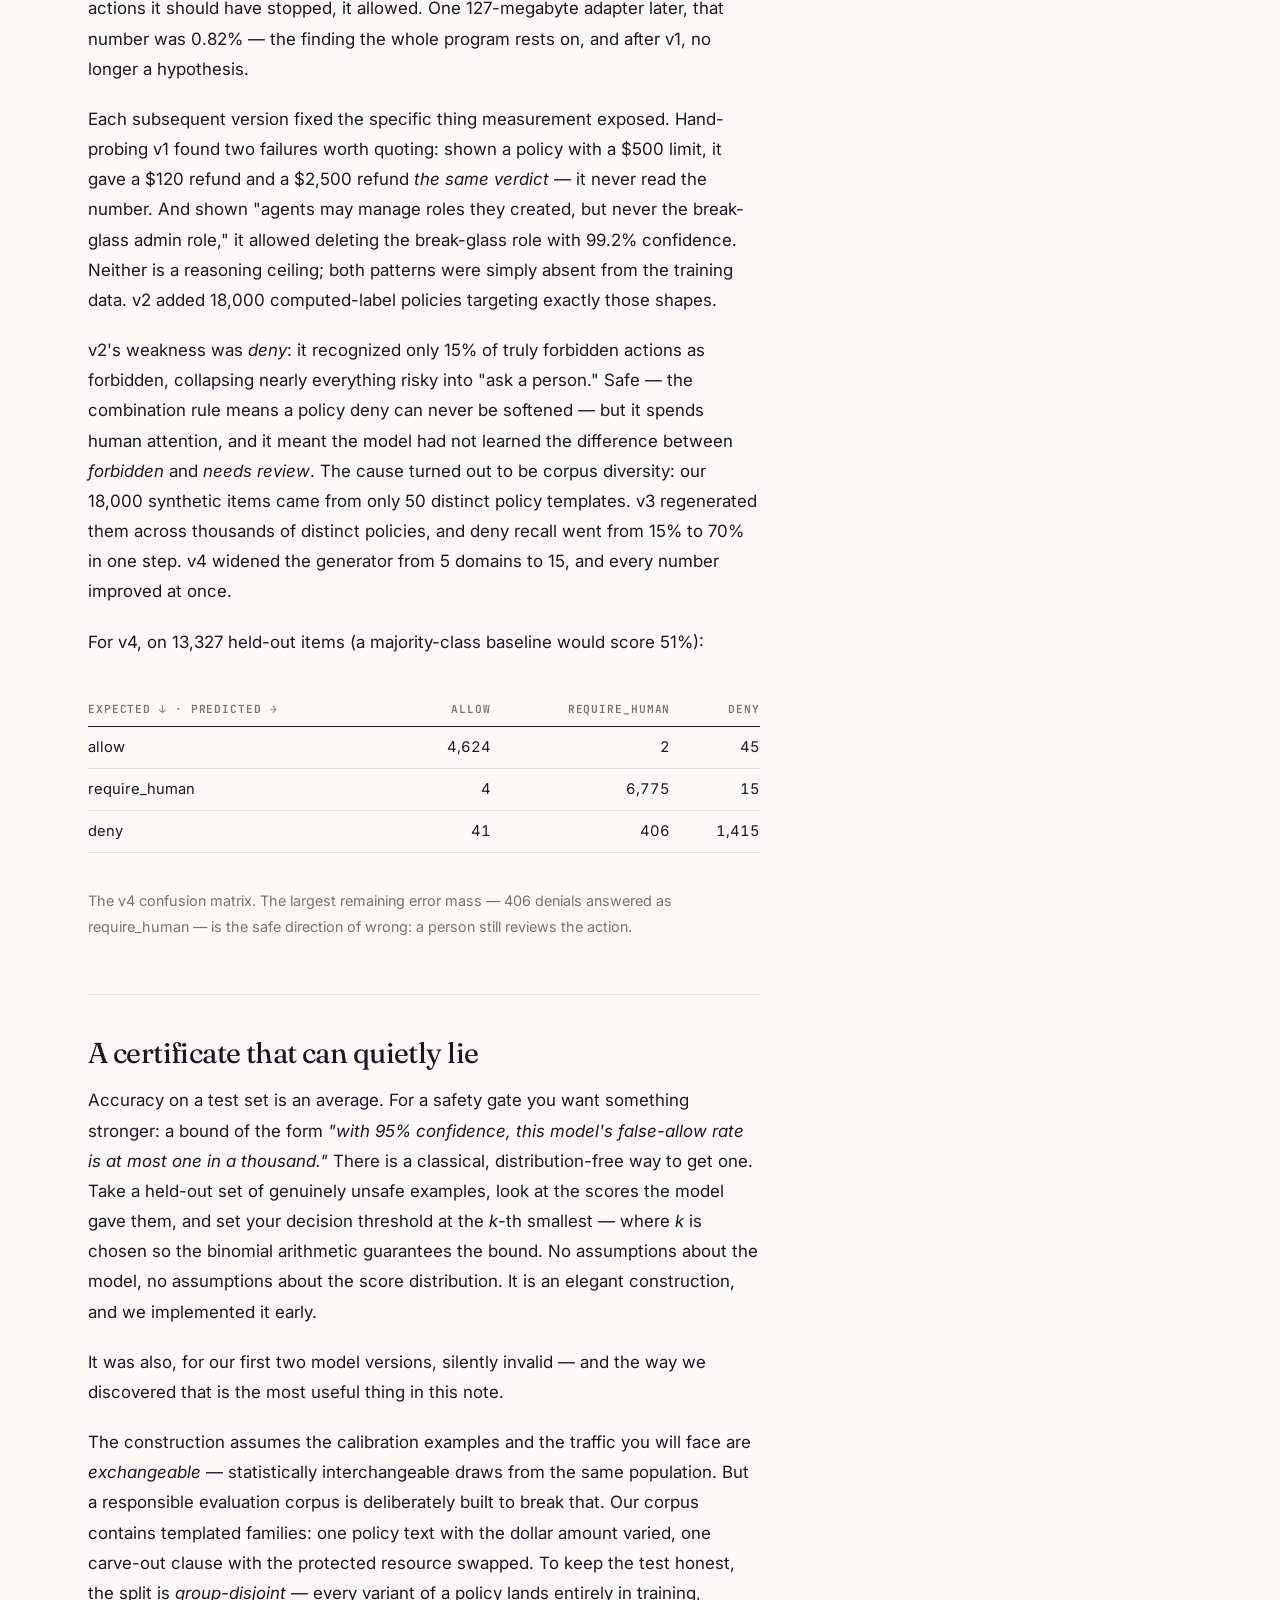
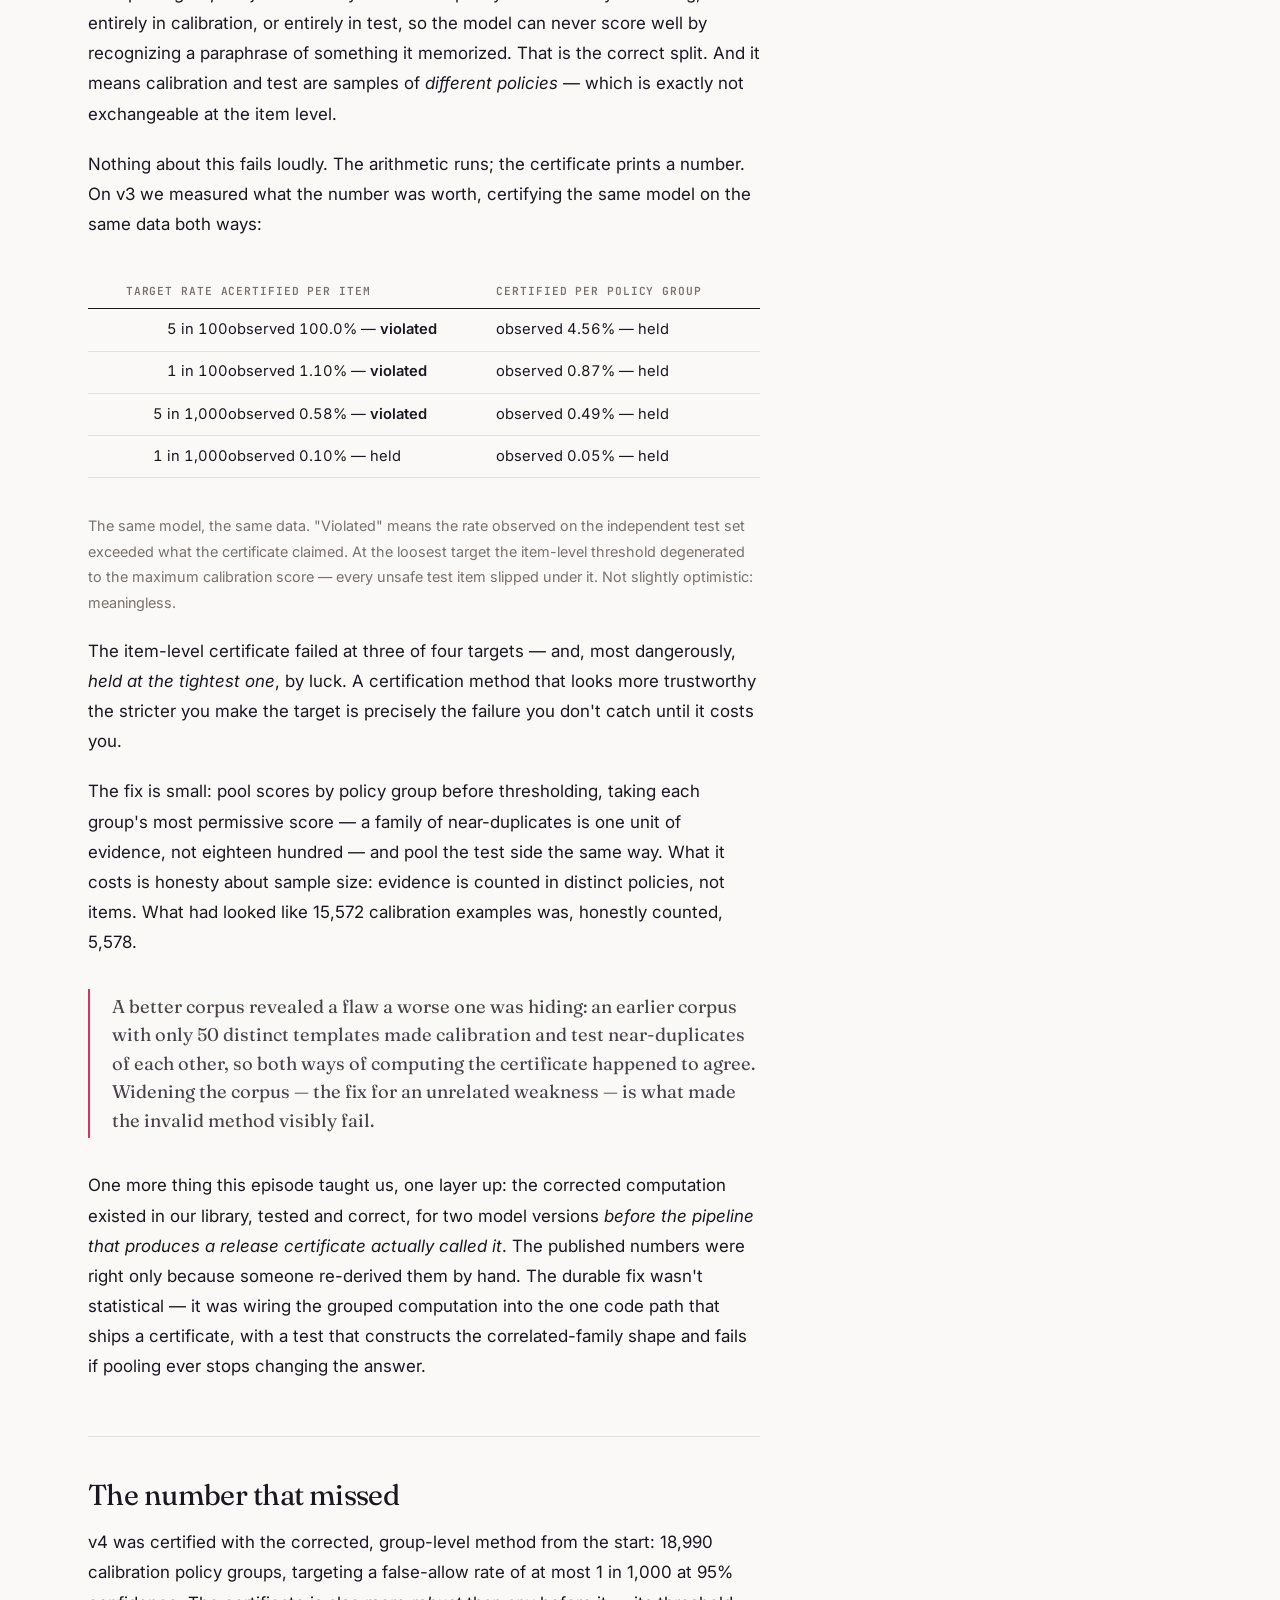
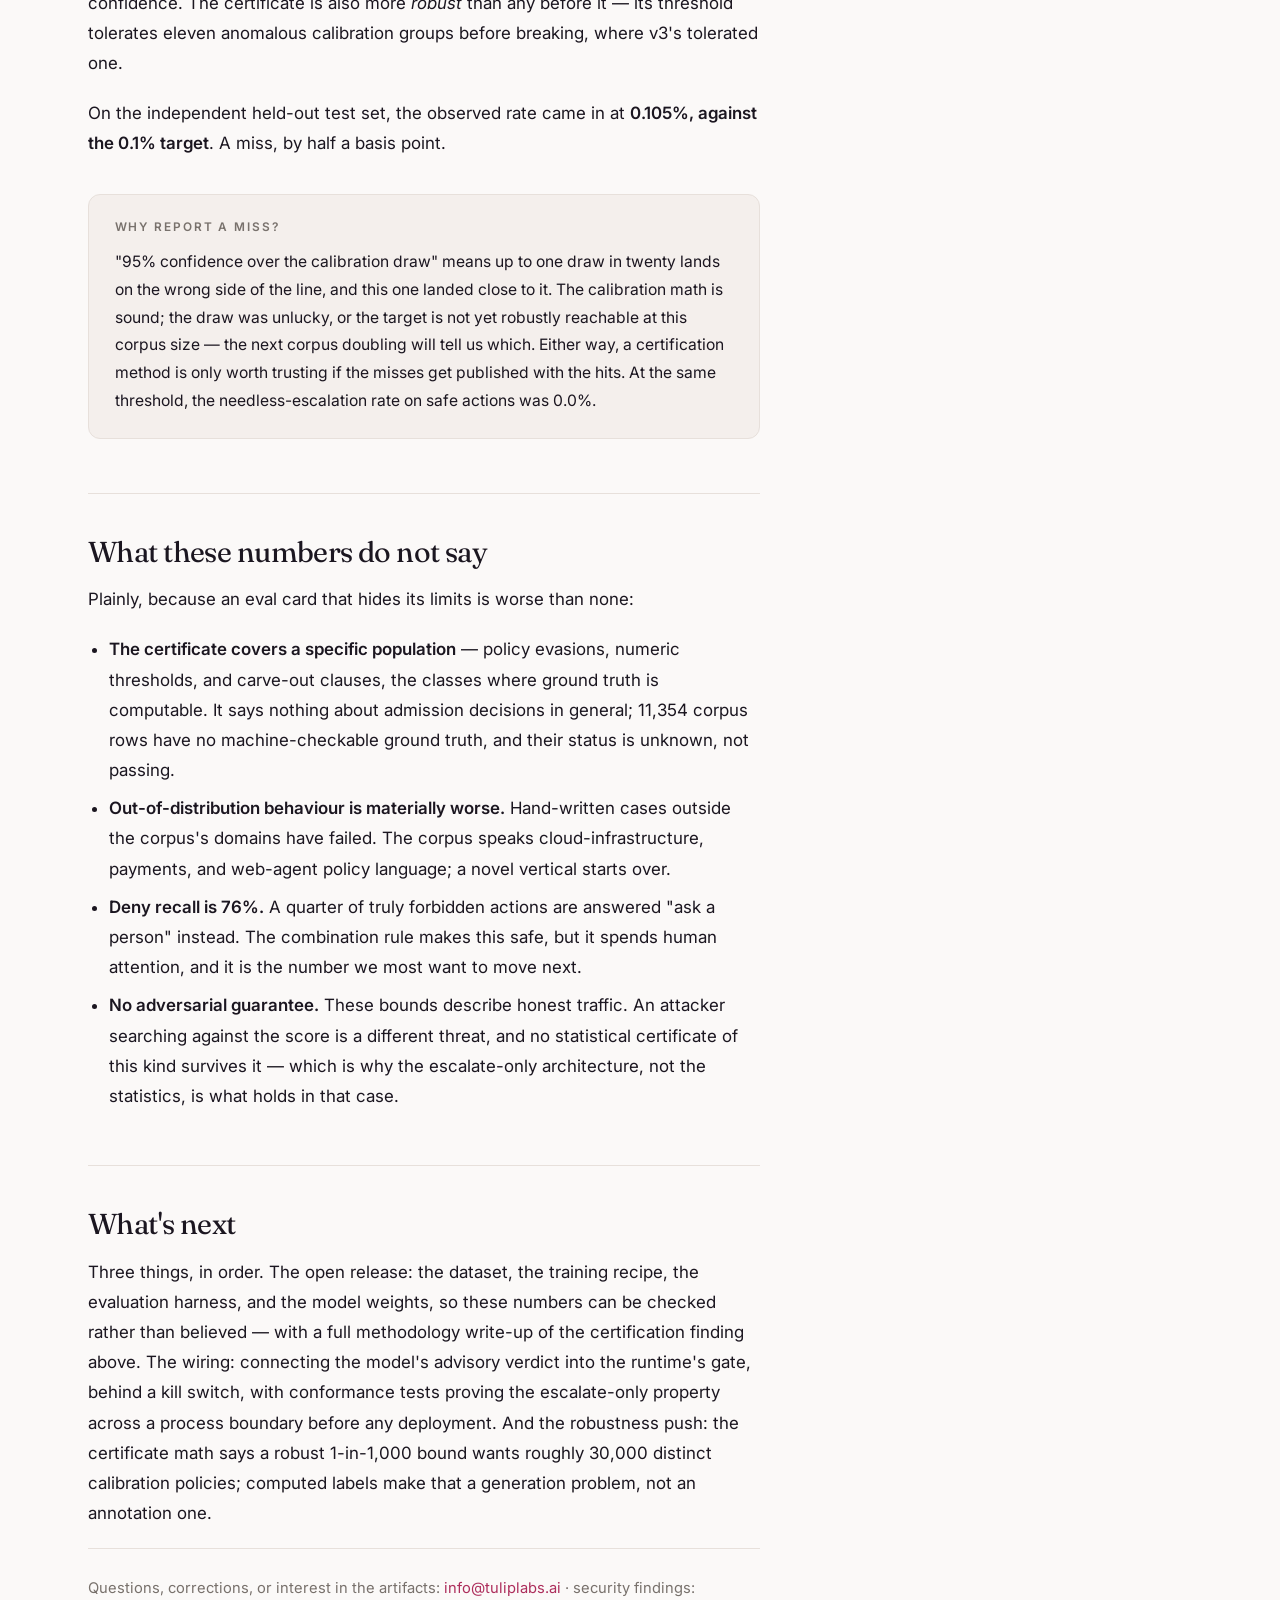
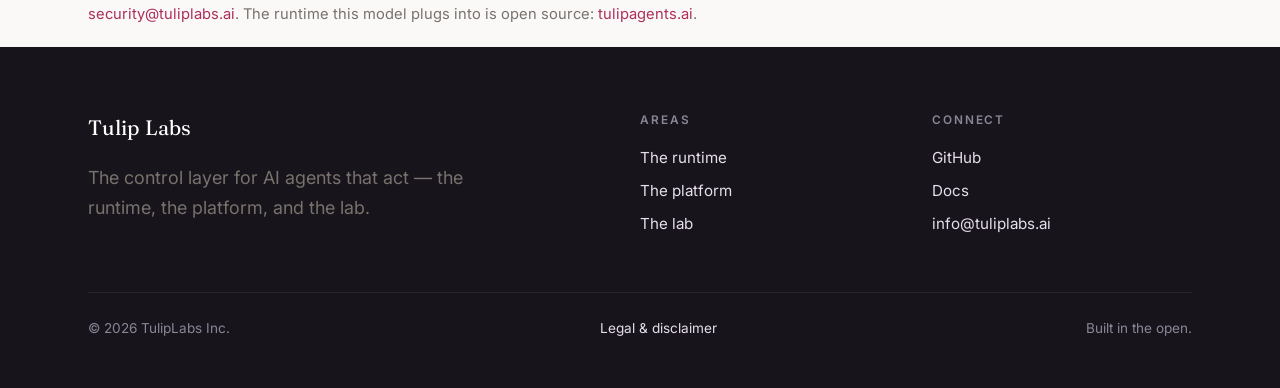
<file: notes/clusiana-admit.html>
<!doctype html>
<html lang="en">
<head>
  <meta charset="utf-8">
  <meta name="viewport" content="width=device-width, initial-scale=1">
  <title>Should this action run? — Tulip Labs</title>
  <meta name="description" content="Training and certifying Clusiana-Admit, our first admission model: four checkpoints in four days, a certificate that can quietly lie, and the number that missed its target.">
  <link rel="icon" href="../assets/tulip-mark-pink.png" type="image/png">
  <link rel="apple-touch-icon" href="../assets/tulip-mark-pink.png">
  <meta name="theme-color" content="#FBF9F8">
  <link rel="canonical" href="https://tuliplabs.ai/notes/clusiana-admit.html">

  <meta property="og:type" content="article">
  <meta property="og:site_name" content="Tulip Labs">
  <meta property="og:title" content="Should this action run?">
  <meta property="og:description" content="Training and certifying Clusiana-Admit, our first admission model — including the certificate that can quietly lie, and the number that missed its target.">
  <meta property="og:url" content="https://tuliplabs.ai/notes/clusiana-admit.html">
  <meta property="og:image" content="https://tuliplabs.ai/assets/og-card.png">
  <meta property="og:image:width" content="1200">
  <meta property="og:image:height" content="630">
  <meta property="og:image:alt" content="Tulip Labs — the control layer for AI agents that act.">
  <meta name="twitter:card" content="summary_large_image">
  <meta name="twitter:image" content="https://tuliplabs.ai/assets/og-card.png">

  <link rel="preconnect" href="https://fonts.googleapis.com">
  <link rel="preconnect" href="https://fonts.gstatic.com" crossorigin>
  <link href="https://fonts.googleapis.com/css2?family=Fraunces:ital,opsz,wght@0,9..144,360..600;1,9..144,400..560&family=Inter:wght@400;500;600;650&family=JetBrains+Mono:wght@500;600&display=swap" rel="stylesheet">
  <link rel="stylesheet" href="../styles.css?v=9">
</head>
<body>

<header class="site-head">
  <div class="wrap">
    <a class="brand" href="../" aria-label="Tulip Labs home">
      <img class="brand-mark" src="../assets/tulip-mark-pink.png" width="38" height="38" alt="">
      <span class="wordmark">Tulip <b>Labs</b></span>
    </a>
    <nav class="nav">
      <a href="../open-source.html">Runtime</a>
      <a href="../platform.html">Platform</a>
      <a class="active" href="../research.html">Research</a>
      <a class="hide-sm" href="https://github.com/tuliplabs-ai/sdk-python">GitHub</a>
      <a href="../contact.html">Contact</a>
    </nav>
  </div>
</header>

<main class="post">

  <section class="post-hero">
    <div class="wrap">
      <p class="kicker">Research notes · P2 Admission</p>
      <h1>Should this action <span class="accent">run</span>?</h1>
      <p class="lede">We trained a small model to answer that one question — and certified how often it gets it wrong. This note reports what happened, including a way this kind of certificate can quietly lie, and the number that missed its target.</p>
      <div class="post-meta">
        <span>Tulip Labs</span>
        <span>August 2026</span>
        <span>10 min read</span>
      </div>
    </div>
  </section>

  <section class="post-body">
    <div class="wrap"><div class="col">

      <p>An AI agent about to act — issue a refund, restart a service, delete a role — passes through a gate in our runtime. Deterministic policy code decides: allow it, hold it for a person, or deny it. That gate works, but it only knows what the policy says explicitly. We wanted a second opinion: a small model that reads the policy and the proposed action, and says what the policy <em>requires</em> — including for the phrasings and edge cases the rules don't literally cover.</p>

      <p>Over four days on a single desk-side machine, we trained four checkpoints of that model. The last one answers correctly 96% of the time on held-out tests, up from 25% for the base model, which could not do the task at all. We also computed a formal certificate on how often it lets a bad action through — and along the way discovered that the standard way of computing such a certificate can silently overstate its own confidence. We found this in our own pipeline, fixed it, and the fix is part of this note. So is the one number that missed its target.</p>

      <h2>The model cannot overrule you</h2>

      <p>Before any numbers: the property that makes this model safe to deploy has nothing to do with how accurate it is.</p>

      <p>The three verdicts are ordered by caution: <code>allow</code> &lt; <code>require_human</code> &lt; <code>deny</code>. The runtime combines the policy engine's verdict with the model's by taking whichever is <em>more cautious</em>. The model can escalate — turn an allow into a hold, a hold into a deny — and can never do the reverse.</p>

      <figure>
        <svg viewBox="0 0 640 210" role="img" aria-label="Diagram: the policy says hold, the model says allow; the effective verdict is hold, the more cautious of the two. An arrow shows decisions can only move toward caution.">
          <rect x="20" y="24" width="180" height="58" rx="10" fill="#FFFFFF" stroke="#E7E0DB"/>
          <text x="110" y="48" text-anchor="middle" font-family="Inter,system-ui,sans-serif" font-size="12.5" fill="#78716C">your policy says</text>
          <text x="110" y="70" text-anchor="middle" font-family="JetBrains Mono,monospace" font-size="15" font-weight="600" fill="#1B1620">require_human</text>
          <rect x="20" y="104" width="180" height="58" rx="10" fill="#FFFFFF" stroke="#E7E0DB"/>
          <text x="110" y="128" text-anchor="middle" font-family="Inter,system-ui,sans-serif" font-size="12.5" fill="#78716C">the model says</text>
          <text x="110" y="150" text-anchor="middle" font-family="JetBrains Mono,monospace" font-size="15" font-weight="600" fill="#1B1620">allow</text>
          <path d="M200 53 C 250 53, 250 93, 296 93" fill="none" stroke="#78716C" stroke-width="1.5"/>
          <path d="M200 133 C 250 133, 250 93, 296 93" fill="none" stroke="#78716C" stroke-width="1.5"/>
          <rect x="296" y="66" width="130" height="54" rx="27" fill="#17141C"/>
          <text x="361" y="98" text-anchor="middle" font-family="Inter,system-ui,sans-serif" font-size="14" font-weight="600" fill="#FFFFFF">more cautious</text>
          <path d="M426 93 L 470 93" fill="none" stroke="#78716C" stroke-width="1.5" marker-end="url(#arr)"/>
          <defs><marker id="arr" markerWidth="8" markerHeight="8" refX="6" refY="3" orient="auto"><path d="M0,0 L6,3 L0,6 z" fill="#78716C"/></marker></defs>
          <rect x="478" y="66" width="146" height="54" rx="10" fill="#FFFFFF" stroke="#D6336C" stroke-width="1.5"/>
          <text x="551" y="88" text-anchor="middle" font-family="Inter,system-ui,sans-serif" font-size="12.5" fill="#78716C">what happens</text>
          <text x="551" y="109" text-anchor="middle" font-family="JetBrains Mono,monospace" font-size="15" font-weight="600" fill="#AD2E5C">require_human</text>
          <text x="322" y="196" text-anchor="middle" font-family="Inter,system-ui,sans-serif" font-size="12" font-style="italic" fill="#78716C">a decision can move toward caution — never away from it</text>
        </svg>
        <figcaption>The combination rule. The model's opinion is advisory: it can raise a decision toward caution, and the runtime structurally prevents it from lowering one.</figcaption>
      </figure>

      <p>Three consequences follow, and they hold no matter how the model performs. A wrong model costs convenience — extra holds for humans to review — never safety, because every mistake lands on the cautious side of the policy's own answer. The model can be switched off at any moment without changing a single authorization outcome; only precision is lost. And a compromised model is an annoyance, not an incident. Every statistical result below is an <em>efficiency</em> claim sitting on top of that structural guarantee, not a safety claim replacing it.</p>

      <h2>What we trained</h2>

      <p>The model is Qwen3-4B with a LoRA adapter — 33 million trainable parameters, 0.8% of the base model's weights. It sees a written policy and a proposed action, and answers with exactly one word: <code>allow</code>, <code>require_human</code>, or <code>deny</code>. No reasoning trace, no explanation. It sits in an agent's hot path, so a single fast forward pass is the entire budget.</p>

      <p>The corpus is 91,136 policy-and-action pairs from three kinds of source: published API specifications and agent benchmarks under compatible licences; semantic-preserving evasions of our own deterministic gate (the policy says "production", the action says "prod"); and — the workhorse — <strong>policies whose correct answer is computed, not judged</strong>. A policy with a numeric limit ("refunds up to $500") is labelled by comparison. A policy with a carve-out ("any role except the break-glass admin") is labelled by set membership. Both are decided by a few lines of code over the values that generated the text, which makes the labels exact, noise-free, and unlimited — where every other effort in this space is starved for labelled examples of the rare, dangerous class.</p>

      <p>Nothing was trained on output from OpenAI's or Anthropic's models — OpenAI's terms permit classifier training only if the result is never distributed, and Anthropic's require prior authorization. Since these models are built to be released, that constraint shaped the pipeline from the start — open-weight generators only — rather than being checked at the end.</p>

      <p>Each training run took under three hours on one NVIDIA DGX Spark. The interesting work was never the compute; it was what the measurements kept revealing.</p>

      <h2>Four checkpoints in four days</h2>

      <div class="table-scroll">
        <table>
          <thead>
            <tr><th></th><th class="num">accuracy</th><th class="num">false-allow</th><th class="num">over-hold</th><th class="num">hold recall</th><th class="num">deny recall</th></tr>
          </thead>
          <tbody>
            <tr><td>base Qwen3-4B</td><td class="num">25.4%</td><td class="num">73.8%</td><td class="num">20.0%</td><td class="num">8.4%</td><td class="num">—</td></tr>
            <tr><td>v1 · Aug 4</td><td class="num">90.4%</td><td class="num">0.82%</td><td class="num">3.02%</td><td class="num">99.5%</td><td class="num">—</td></tr>
            <tr><td>v2 · Aug 5</td><td class="num">84.6%</td><td class="num">0.73%</td><td class="num">1.04%</td><td class="num">99.7%</td><td class="num">15.4%</td></tr>
            <tr><td>v3 · Aug 6</td><td class="num">93.7%</td><td class="num">0.89%</td><td class="num">1.44%</td><td class="num">99.5%</td><td class="num">69.8%</td></tr>
            <tr class="hl"><td>v4 · Aug 7</td><td class="num">96.2%</td><td class="num">0.52%</td><td class="num">1.01%</td><td class="num">99.7%</td><td class="num">76.0%</td></tr>
          </tbody>
        </table>
      </div>
      <p class="muted" style="font-size:0.9rem">Held-out measurements, split so no policy appears in both training and evaluation. Test sets differ between versions as the corpus grew, so cross-version comparison is directional rather than controlled. <em>False-allow</em>: of the actions that should have been stopped, how many were allowed — the safety-relevant number. <em>Over-hold</em>: of the actions that were fine, how many were needlessly escalated — what gets a gate switched off in practice.</p>

      <p>The base model established the premise: it could not do this task. 73.8% of the actions it should have stopped, it allowed. One 127-megabyte adapter later, that number was 0.82% — the finding the whole program rests on, and after v1, no longer a hypothesis.</p>

      <p>Each subsequent version fixed the specific thing measurement exposed. Hand-probing v1 found two failures worth quoting: shown a policy with a $500 limit, it gave a $120 refund and a $2,500 refund <em>the same verdict</em> — it never read the number. And shown "agents may manage roles they created, but never the break-glass admin role," it allowed deleting the break-glass role with 99.2% confidence. Neither is a reasoning ceiling; both patterns were simply absent from the training data. v2 added 18,000 computed-label policies targeting exactly those shapes.</p>

      <p>v2's weakness was <em>deny</em>: it recognized only 15% of truly forbidden actions as forbidden, collapsing nearly everything risky into "ask a person." Safe — the combination rule means a policy deny can never be softened — but it spends human attention, and it meant the model had not learned the difference between <em>forbidden</em> and <em>needs review</em>. The cause turned out to be corpus diversity: our 18,000 synthetic items came from only 50 distinct policy templates. v3 regenerated them across thousands of distinct policies, and deny recall went from 15% to 70% in one step. v4 widened the generator from 5 domains to 15, and every number improved at once.</p>

      <p>For v4, on 13,327 held-out items (a majority-class baseline would score 51%):</p>

      <div class="table-scroll">
        <table>
          <thead>
            <tr><th>expected ↓ · predicted →</th><th class="num">allow</th><th class="num">require_human</th><th class="num">deny</th></tr>
          </thead>
          <tbody>
            <tr><td>allow</td><td class="num">4,624</td><td class="num">2</td><td class="num">45</td></tr>
            <tr><td>require_human</td><td class="num">4</td><td class="num">6,775</td><td class="num">15</td></tr>
            <tr><td>deny</td><td class="num">41</td><td class="num">406</td><td class="num">1,415</td></tr>
          </tbody>
        </table>
      </div>
      <p class="muted" style="font-size:0.9rem">The v4 confusion matrix. The largest remaining error mass — 406 denials answered as require_human — is the safe direction of wrong: a person still reviews the action.</p>

      <h2>A certificate that can quietly lie</h2>

      <p>Accuracy on a test set is an average. For a safety gate you want something stronger: a bound of the form <em>"with 95% confidence, this model's false-allow rate is at most one in a thousand."</em> There is a classical, distribution-free way to get one. Take a held-out set of genuinely unsafe examples, look at the scores the model gave them, and set your decision threshold at the <em>k</em>-th smallest — where <em>k</em> is chosen so the binomial arithmetic guarantees the bound. No assumptions about the model, no assumptions about the score distribution. It is an elegant construction, and we implemented it early.</p>

      <p>It was also, for our first two model versions, silently invalid — and the way we discovered that is the most useful thing in this note.</p>

      <p>The construction assumes the calibration examples and the traffic you will face are <em>exchangeable</em> — statistically interchangeable draws from the same population. But a responsible evaluation corpus is deliberately built to break that. Our corpus contains templated families: one policy text with the dollar amount varied, one carve-out clause with the protected resource swapped. To keep the test honest, the split is <em>group-disjoint</em> — every variant of a policy lands entirely in training, entirely in calibration, or entirely in test, so the model can never score well by recognizing a paraphrase of something it memorized. That is the correct split. And it means calibration and test are samples of <em>different policies</em> — which is exactly not exchangeable at the item level.</p>

      <p>Nothing about this fails loudly. The arithmetic runs; the certificate prints a number. On v3 we measured what the number was worth, certifying the same model on the same data both ways:</p>

      <div class="table-scroll">
        <table>
          <thead>
            <tr><th class="num">target rate α</th><th>certified per item</th><th>certified per policy group</th></tr>
          </thead>
          <tbody>
            <tr><td class="num">5 in 100</td><td>observed 100.0% — <strong>violated</strong></td><td>observed 4.56% — held</td></tr>
            <tr><td class="num">1 in 100</td><td>observed 1.10% — <strong>violated</strong></td><td>observed 0.87% — held</td></tr>
            <tr><td class="num">5 in 1,000</td><td>observed 0.58% — <strong>violated</strong></td><td>observed 0.49% — held</td></tr>
            <tr><td class="num">1 in 1,000</td><td>observed 0.10% — held</td><td>observed 0.05% — held</td></tr>
          </tbody>
        </table>
      </div>
      <p class="muted" style="font-size:0.9rem">The same model, the same data. "Violated" means the rate observed on the independent test set exceeded what the certificate claimed. At the loosest target the item-level threshold degenerated to the maximum calibration score — every unsafe test item slipped under it. Not slightly optimistic: meaningless.</p>

      <p>The item-level certificate failed at three of four targets — and, most dangerously, <em>held at the tightest one</em>, by luck. A certification method that looks more trustworthy the stricter you make the target is precisely the failure you don't catch until it costs you.</p>

      <p>The fix is small: pool scores by policy group before thresholding, taking each group's most permissive score — a family of near-duplicates is one unit of evidence, not eighteen hundred — and pool the test side the same way. What it costs is honesty about sample size: evidence is counted in distinct policies, not items. What had looked like 15,572 calibration examples was, honestly counted, 5,578.</p>

      <blockquote>A better corpus revealed a flaw a worse one was hiding: an earlier corpus with only 50 distinct templates made calibration and test near-duplicates of each other, so both ways of computing the certificate happened to agree. Widening the corpus — the fix for an unrelated weakness — is what made the invalid method visibly fail.</blockquote>

      <p>One more thing this episode taught us, one layer up: the corrected computation existed in our library, tested and correct, for two model versions <em>before the pipeline that produces a release certificate actually called it</em>. The published numbers were right only because someone re-derived them by hand. The durable fix wasn't statistical — it was wiring the grouped computation into the one code path that ships a certificate, with a test that constructs the correlated-family shape and fails if pooling ever stops changing the answer.</p>

      <h2>The number that missed</h2>

      <p>v4 was certified with the corrected, group-level method from the start: 18,990 calibration policy groups, targeting a false-allow rate of at most 1 in 1,000 at 95% confidence. The certificate is also more <em>robust</em> than any before it — its threshold tolerates eleven anomalous calibration groups before breaking, where v3's tolerated one.</p>

      <p>On the independent held-out test set, the observed rate came in at <strong>0.105%, against the 0.1% target</strong>. A miss, by half a basis point.</p>

      <div class="callout">
        <span class="label">Why report a miss?</span>
        <p>"95% confidence over the calibration draw" means up to one draw in twenty lands on the wrong side of the line, and this one landed close to it. The calibration math is sound; the draw was unlucky, or the target is not yet robustly reachable at this corpus size — the next corpus doubling will tell us which. Either way, a certification method is only worth trusting if the misses get published with the hits. At the same threshold, the needless-escalation rate on safe actions was 0.0%.</p>
      </div>

      <h2>What these numbers do not say</h2>

      <p>Plainly, because an eval card that hides its limits is worse than none:</p>

      <ul>
        <li><strong>The certificate covers a specific population</strong> — policy evasions, numeric thresholds, and carve-out clauses, the classes where ground truth is computable. It says nothing about admission decisions in general; 11,354 corpus rows have no machine-checkable ground truth, and their status is unknown, not passing.</li>
        <li><strong>Out-of-distribution behaviour is materially worse.</strong> Hand-written cases outside the corpus's domains have failed. The corpus speaks cloud-infrastructure, payments, and web-agent policy language; a novel vertical starts over.</li>
        <li><strong>Deny recall is 76%.</strong> A quarter of truly forbidden actions are answered "ask a person" instead. The combination rule makes this safe, but it spends human attention, and it is the number we most want to move next.</li>
        <li><strong>No adversarial guarantee.</strong> These bounds describe honest traffic. An attacker searching against the score is a different threat, and no statistical certificate of this kind survives it — which is why the escalate-only architecture, not the statistics, is what holds in that case.</li>
      </ul>

      <h2>What's next</h2>

      <p>Three things, in order. The open release: the dataset, the training recipe, the evaluation harness, and the model weights, so these numbers can be checked rather than believed — with a full methodology write-up of the certification finding above. The wiring: connecting the model's advisory verdict into the runtime's gate, behind a kill switch, with conformance tests proving the escalate-only property across a process boundary before any deployment. And the robustness push: the certificate math says a robust 1-in-1,000 bound wants roughly 30,000 distinct calibration policies; computed labels make that a generation problem, not an annotation one.</p>

      <p class="post-end">Questions, corrections, or interest in the artifacts: <a href="mailto:info@tuliplabs.ai">info@tuliplabs.ai</a> · security findings: <a href="mailto:security@tuliplabs.ai">security@tuliplabs.ai</a>. The runtime this model plugs into is open source: <a href="https://tulipagents.ai/">tulipagents.ai</a>.</p>

    </div></div>
  </section>

</main>

<footer class="site-foot">
  <div class="wrap">
    <div class="foot-grid">
      <div class="foot-brand">
        <p class="wordmark">Tulip Labs</p>
        <p class="muted" style="max-width:24rem;margin-top:0.6rem">The control layer for AI agents that act — the runtime, the platform, and the lab.</p>
      </div>
      <div class="foot-col">
        <h4>Areas</h4>
        <a href="../open-source.html">The runtime</a>
        <a href="../platform.html">The platform</a>
        <a href="../research.html">The lab</a>
      </div>
      <div class="foot-col">
        <h4>Connect</h4>
        <a href="https://github.com/tuliplabs-ai/sdk-python">GitHub</a>
        <a href="https://tulipagents.ai/">Docs</a>
        <a href="mailto:info@tuliplabs.ai">info@tuliplabs.ai</a>
      </div>
    </div>
    <div class="foot-bottom">
      <span>© 2026 TulipLabs Inc.</span>
      <span><a href="../legal.html">Legal &amp; disclaimer</a></span>
      <span>Built in the open.</span>
    </div>
  </div>
</footer>

<script src="../site.js?v=9" defer></script>
</body>
</html>
</file>
<file: styles.css>
/* =============================================================================
   Tulip Labs — tuliplabs.ai
   Editorial, evidence-first. Serif display + sans body + mono for findings.
   Warm paper, ink, a single tulip-red accent. No framework, no build step.
   ============================================================================= */

:root {
  /* palette */
  --ink:        #1B1620;   /* near-black, warm */
  --ink-soft:   #4A434C;
  --mute:       #78716C;   /* captions, labels */
  --paper:      #FBF9F8;   /* page */
  --paper-soft: #F4EFEC;   /* raised panels */
  --surface:    #FFFFFF;
  --rule:       #E7E0DB;   /* hairlines */
  --red:        #D6336C;   /* tulip red — the primary accent */
  --red-deep:   #AD2E5C;
  --teal:       #E2570E;   /* second accent — research notes, used sparingly */
  --ink-panel:  #17141C;   /* dark footer / inverted blocks */

  /* type */
  --serif: "Fraunces", Georgia, "Times New Roman", serif;
  --sans:  "Inter", -apple-system, BlinkMacSystemFont, "Segoe UI", system-ui, sans-serif;
  --mono:  "JetBrains Mono", ui-monospace, "SF Mono", Menlo, Consolas, monospace;

  /* scale */
  --measure: 42rem;       /* readable text column */
  --wide:    72rem;       /* page frame */
}

* { box-sizing: border-box; }

html { -webkit-text-size-adjust: 100%; scroll-behavior: smooth; }

body {
  margin: 0;
  background: var(--paper);
  color: var(--ink);
  font-family: var(--sans);
  font-size: 18px;
  line-height: 1.65;
  -webkit-font-smoothing: antialiased;
  text-rendering: optimizeLegibility;
}

/* ---- layout primitives ---------------------------------------------------- */
.wrap { width: 100%; max-width: var(--wide); margin: 0 auto; padding: 0 1.5rem; }
.col  { max-width: var(--measure); }
section { padding: 5rem 0; border-top: 1px solid var(--rule); }
section:first-of-type { border-top: 0; }

/* ---- type ---------------------------------------------------------------- */
h1, h2, h3 { font-family: var(--serif); font-weight: 420; letter-spacing: -0.02em; line-height: 1.08; }
h1 { font-size: clamp(2.6rem, 5.4vw, 4.4rem); letter-spacing: -0.028em; margin: 0 0 1.1rem; }
h2 { font-size: clamp(1.8rem, 3vw, 2.5rem); margin: 0 0 1.4rem; }
h3 { font-size: 1.3rem; letter-spacing: -0.01em; margin: 0 0 0.5rem; }
p  { margin: 0 0 1.1rem; }
a  { color: var(--red-deep); text-decoration: none; }
a:hover { text-decoration: underline; text-underline-offset: 3px; }
strong { font-weight: 600; }

.kicker {
  font-family: var(--sans);
  font-size: 0.78rem;
  font-weight: 600;
  letter-spacing: 0.18em;
  text-transform: uppercase;
  color: var(--red);
  margin: 0 0 1rem;
}
.lede { font-size: clamp(1.12rem, 1.7vw, 1.32rem); color: var(--ink-soft); line-height: 1.55; }
.muted { color: var(--mute); }
.label {
  font-family: var(--sans); font-size: 0.74rem; font-weight: 600;
  letter-spacing: 0.16em; text-transform: uppercase; color: var(--mute);
}

/* ---- header -------------------------------------------------------------- */
.site-head {
  position: sticky; top: 0; z-index: 20;
  background: color-mix(in srgb, var(--paper) 88%, transparent);
  backdrop-filter: saturate(140%) blur(8px);
  border-bottom: 1px solid var(--rule);
}
.site-head .wrap { display: flex; align-items: center; justify-content: space-between; height: 4.75rem; }
.brand { display: inline-flex; align-items: center; gap: 0.7rem; color: var(--ink); font-weight: 600; }
.brand:hover { text-decoration: none; }
.brand svg, .brand img { width: 38px; height: 38px; display: block; }
.brand .wordmark { font-family: var(--serif); font-size: 1.6rem; letter-spacing: -0.01em; white-space: nowrap; }
.brand .wordmark b { font-weight: 600; }
.nav { display: flex; gap: 2rem; align-items: center; }
.nav a { color: var(--ink-soft); font-size: 0.95rem; font-weight: 500; }
.nav a:hover { color: var(--ink); text-decoration: none; }
.nav a.active { color: var(--ink); }
.nav a { white-space: nowrap; }
@media (max-width: 620px) {
  .nav a.hide-sm { display: none; }
  /* Keep the lockup and the remaining links on one 4.75rem row:
     smaller mark + wordmark, tighter nav. Nothing may wrap. */
  .site-head .wrap { padding: 0 1rem; }
  .brand { gap: 0.5rem; }
  .brand svg, .brand img { width: 30px; height: 30px; }
  .brand .wordmark { font-size: 1.3rem; }
  .nav { gap: 0.9rem; }
  .nav a { font-size: 0.875rem; }
}
@media (max-width: 480px) {
  /* Four nav items no longer fit beside the full lockup — mark only. */
  .brand .wordmark { display: none; }
  .nav { gap: 0.8rem; }
}

/* ---- buttons ------------------------------------------------------------- */
.btn-row { display: flex; flex-wrap: wrap; gap: 0.8rem; margin-top: 2rem; }
.btn {
  display: inline-flex; align-items: center; gap: 0.5rem;
  font-family: var(--sans); font-size: 1rem; font-weight: 550;
  padding: 0.85rem 1.5rem; border-radius: 999px; border: 1px solid var(--ink);
  color: var(--ink); background: transparent; transition: all 0.15s ease;
}
.btn:hover { text-decoration: none; transform: translateY(-1px); }
.btn--primary { background: var(--ink); color: var(--paper); border-color: var(--ink); }
.btn--primary:hover { background: var(--red-deep); border-color: var(--red-deep); }
.btn--ghost:hover { background: var(--paper-soft); }
.btn .arrow { transition: transform 0.15s ease; }
.btn:hover .arrow { transform: translateX(2px); }

/* ---- hero ---------------------------------------------------------------- */
.hero { padding-top: 0.75rem; padding-bottom: 3rem; }
.hero .col { max-width: 50rem; }
.hero h1 .accent { color: var(--red); font-style: italic; }
.pip { font-family: var(--mono); font-size: 0.85rem; color: var(--mute); margin-top: 1.6rem; }
.pip b { color: var(--ink); font-weight: 500; }

/* homepage split hero — copy + figure */
.hero--split .wrap { display: grid; grid-template-columns: 1.05fr 0.95fr; gap: 3.5rem; align-items: center; }
.hero--split .col { max-width: var(--measure); }
.hero__media { width: 100%; }
.hero__media svg, .hero__media img { width: 100%; height: auto; display: block; }
@media (max-width: 880px) {
  .hero--split .wrap { grid-template-columns: 1fr; gap: 2.5rem; }
  .hero__media { max-width: 30rem; }
}

/* ---- thesis band --------------------------------------------------------- */
.band { background: var(--paper-soft); }
.band--ink { background: var(--ink-panel); color: #D6CFDC; border-top: 0; }
.band--ink .thesis { color: #F4EFF6; }
.band--ink .thesis b { color: #F08CB1; }
.band--ink .label { color: #9A90A5; }
.band--ink a { color: #F08CB1; }
.thesis { font-family: var(--serif); font-size: clamp(1.5rem, 2.9vw, 2.15rem); line-height: 1.32; letter-spacing: -0.015em; }
.thesis b { color: var(--red-deep); font-weight: 500; }

/* ---- pillars / cards ----------------------------------------------------- */
.grid-2 { display: grid; gap: 1.5rem; grid-template-columns: repeat(2, 1fr); }
.grid-3 { display: grid; gap: 1.25rem; grid-template-columns: repeat(3, 1fr); }
@media (max-width: 820px) { .grid-2, .grid-3 { grid-template-columns: 1fr; } }

.card {
  background: var(--surface); border: 1px solid var(--rule); border-radius: 18px;
  padding: 2.2rem; box-shadow: 0 1px 2px rgba(27,22,32,0.04);
  transition: border-color 0.2s ease, transform 0.2s ease, box-shadow 0.2s ease;
}
.card:hover {
  border-color: color-mix(in srgb, var(--red) 35%, var(--rule));
  transform: translateY(-3px);
  box-shadow: 0 16px 36px -20px rgba(27,22,32,0.28);
}
.card h3 { margin-top: 0.4rem; }
.card .label { display: block; margin-bottom: 0.9rem; }
.card p:last-child { margin-bottom: 0; }
.card a.more { font-weight: 550; }

/* ---- featured work ------------------------------------------------------- */
.work { display: grid; grid-template-columns: minmax(0, 0.9fr) minmax(0, 1.1fr); gap: 4rem; align-items: center; }
.work > * { min-width: 0; }
.work.flip .work__media { order: 2; }
@media (max-width: 820px) { .work { grid-template-columns: 1fr; gap: 1.75rem; } .work.flip .work__media { order: 0; } }

/* stat block — the evidence-first device */
.stats { display: flex; flex-wrap: wrap; gap: 0; border: 1px solid var(--rule); border-radius: 16px; overflow: hidden; background: var(--surface); box-shadow: 0 1px 2px rgba(27,22,32,0.04); }
.stat { flex: 1 1 33%; min-width: 120px; padding: 1.4rem 1.25rem; border-right: 1px solid var(--rule); }
.stat:last-child { border-right: 0; }
.stat .n { font-family: var(--mono); font-size: 2rem; font-weight: 600; color: var(--ink); letter-spacing: -0.02em; }
.stat .k { font-size: 0.8rem; color: var(--mute); margin-top: 0.2rem; }

/* code / terminal panel */
.code {
  position: relative;
  background: var(--ink-panel); color: #ECE7F0; border-radius: 14px;
  font-family: var(--mono); font-size: 0.88rem; line-height: 1.75;
  padding: 2.9rem 1.7rem 1.6rem; overflow-x: auto; border: 1px solid #2a2533;
  box-shadow: 0 24px 48px -32px rgba(27,22,32,0.5);
}
.code::before {
  content: ""; position: absolute; top: 1.15rem; left: 1.7rem;
  width: 9px; height: 9px; border-radius: 50%;
  background: #3A3344; box-shadow: 17px 0 0 #3A3344, 34px 0 0 #3A3344;
}
.code .c { color: #8a8295; }       /* comment */
.code .k { color: #E58FB3; }       /* keyword/red */
.code .s { color: #b7e1c4; }       /* string */
.code .fn { color: #d9b8f0; }

/* ---- principles ---------------------------------------------------------- */
.principle { padding: 1.5rem 0; border-top: 1px solid var(--rule); }
.principle:first-child { border-top: 0; }
.principle h3 { font-family: var(--sans); font-size: 1.05rem; font-weight: 650; letter-spacing: 0; }
.principle .idx { font-family: var(--mono); color: var(--red); font-size: 0.85rem; margin-right: 0.5rem; }

/* ---- footer -------------------------------------------------------------- */
.site-foot { background: var(--ink-panel); color: #C9C2D0; border-top: 0; padding: 4rem 0 3rem; }
.site-foot a { color: #E7DEEC; }
.site-foot a:hover { color: #fff; }
.foot-grid { display: grid; grid-template-columns: 2fr 1fr 1fr; gap: 2rem; }
@media (max-width: 720px) { .foot-grid { grid-template-columns: 1fr 1fr; } }
.foot-brand .wordmark { font-family: var(--serif); font-size: 1.3rem; color: #fff; }
.foot-col h4 { font-size: 0.74rem; letter-spacing: 0.16em; text-transform: uppercase; color: #8c8497; margin: 0 0 0.9rem; font-weight: 600; }
.foot-col a { display: block; font-size: 0.95rem; margin-bottom: 0.5rem; }
.foot-bottom { margin-top: 3rem; padding-top: 1.5rem; border-top: 1px solid #2a2533; font-size: 0.85rem; color: #8c8497; display: flex; justify-content: space-between; flex-wrap: wrap; gap: 0.5rem; }

/* ---- screenshot / framed media ------------------------------------------ */
.shot { width: 100%; height: auto; display: block; border: 1px solid var(--rule); border-radius: 12px; box-shadow: 0 18px 40px -24px rgba(27,22,32,0.45); }

/* ---- two pillars --------------------------------------------------------- */
.pillars { display: grid; grid-template-columns: 1fr 1fr; gap: 2.5rem; }
.pillars--three { grid-template-columns: 1fr 1fr 1fr; gap: 2rem; }
@media (max-width: 1000px) { .pillars--three { grid-template-columns: 1fr; gap: 2rem; } }
@media (max-width: 820px) { .pillars { grid-template-columns: 1fr; gap: 2rem; } }
.pillar__head { display: flex; align-items: baseline; gap: 0.7rem; margin-bottom: 1.3rem; padding-bottom: 0.9rem; border-bottom: 1px solid var(--rule); }
.pillar__head h3 { font-family: var(--serif); font-size: 1.4rem; margin: 0; }
.pillar .card { padding: 1.5rem; margin-bottom: 1.1rem; }
.pillar .card:last-child { margin-bottom: 0; }
.label.teal { color: var(--teal); }

/* ---- about --------------------------------------------------------------- */
.about-grid { display: grid; grid-template-columns: 1.4fr 1fr; gap: 3rem; }
@media (max-width: 820px) { .about-grid { grid-template-columns: 1fr; gap: 1.75rem; } }
.about-facts { list-style: none; margin: 0; padding: 0; }
.about-facts li { padding: 0.85rem 0; border-top: 1px solid var(--rule); font-size: 0.95rem; color: var(--ink-soft); }
.about-facts li:first-child { border-top: 0; }
.about-facts b { color: var(--ink); font-weight: 600; }

/* ---- misc ---------------------------------------------------------------- */
.tag { display: inline-block; font-family: var(--mono); font-size: 0.74rem; color: var(--mute); border: 1px solid var(--rule); border-radius: 999px; padding: 0.15rem 0.7rem; margin: 0 0.3rem 0.3rem 0; }
.eyebrow-row { display: flex; align-items: center; gap: 0.75rem; margin-bottom: 2.2rem; }
.eyebrow-row .line { flex: 1; height: 1px; background: var(--rule); }
hr.soft { border: 0; border-top: 1px solid var(--rule); margin: 2.5rem 0; }

/* ---- research programs (home) — structured list with status ------------- */
.programs { margin-top: 2.5rem; }
.prog { padding: 1.7rem 0; border-top: 1px solid var(--rule); }
.prog:first-child { border-top: 0; padding-top: 0.5rem; }
.prog__head { display: flex; align-items: baseline; gap: 1rem; flex-wrap: wrap; margin-bottom: 0.6rem; }
.prog__id { font-family: var(--mono); font-size: 0.8rem; font-weight: 600; color: var(--red); letter-spacing: 0.03em; }
.prog__head h3 { margin: 0; font-size: 1.32rem; font-weight: 440; flex: 1 1 22ch; }
.prog__body { color: var(--ink-soft); max-width: 62rem; line-height: 1.62; margin: 0; }
.status { font-family: var(--mono); font-size: 0.68rem; text-transform: uppercase; letter-spacing: 0.09em;
  padding: 0.34rem 0.7rem; border-radius: 999px; border: 1px solid; white-space: nowrap;
  display: inline-flex; align-items: center; gap: 0.45rem; }
.status::before { content: ""; width: 6px; height: 6px; border-radius: 50%; background: currentColor; }
.status.ok  { color: #1F7A54; border-color: color-mix(in srgb, #1F7A54 34%, transparent); }
.status.wip { color: #B26B00; border-color: color-mix(in srgb, #B26B00 34%, transparent); }
.status.dev { color: var(--mute); border-color: var(--rule); }
@media (max-width: 620px) { .prog__head h3 { flex-basis: 100%; order: 3; } }

/* ---- polish --------------------------------------------------------------- */
::selection { background: color-mix(in srgb, var(--red) 16%, transparent); }
:focus-visible { outline: 2px solid var(--red); outline-offset: 3px; border-radius: 2px; }
.nav a { position: relative; }
.nav a::after {
  content: ""; position: absolute; left: 0; right: 100%; bottom: -6px; height: 1.5px;
  background: var(--red-deep); transition: right 0.22s ease;
}
.nav a:hover::after, .nav a.active::after { right: 0; }
code {
  font-family: var(--mono); font-size: 0.86em;
  background: color-mix(in srgb, var(--ink) 6%, transparent);
  padding: 0.1em 0.38em; border-radius: 5px;
}
pre code { background: none; padding: 0; font-size: inherit; }

/* ---- research notes (long-form posts) ------------------------------------ */
.post-hero { padding: 3rem 0 2.5rem; border-top: 0; }
.post-hero h1 { max-width: 46rem; font-size: clamp(2.2rem, 4.4vw, 3.4rem); }
.post-hero .lede { max-width: var(--measure); }
.post-meta {
  display: flex; flex-wrap: wrap; gap: 0.6rem 1.6rem; margin-top: 1.8rem;
  font-family: var(--mono); font-size: 0.76rem; letter-spacing: 0.08em;
  text-transform: uppercase; color: var(--mute);
}
.post section { border-top: 0; padding: 0; }
.post-body { padding: 1rem 0 5.5rem; }
.post-body .col { font-size: 1.06rem; line-height: 1.78; color: var(--ink); }
.post-body h2 {
  font-size: clamp(1.45rem, 2.4vw, 1.8rem); margin: 3.4rem 0 1.1rem;
  padding-top: 2.6rem; border-top: 1px solid var(--rule);
}
.post-body h2:first-child { margin-top: 0; padding-top: 0; border-top: 0; }
.post-body h3 { margin-top: 2.4rem; }
.post-body p { margin: 0 0 1.25rem; }
.post-body ul, .post-body ol { margin: 0 0 1.25rem; padding-left: 1.3rem; }
.post-body li { margin-bottom: 0.5rem; }
.post-body blockquote {
  margin: 2rem 0; padding: 0.2rem 0 0.2rem 1.4rem;
  border-left: 2.5px solid var(--red);
  font-family: var(--serif); font-size: 1.15rem; line-height: 1.55; color: var(--ink-soft);
}
.post-body figure { margin: 2.6rem 0; }
.post-body figure svg, .post-body figure img { width: 100%; height: auto; display: block; }
.post-body figcaption { font-size: 0.88rem; color: var(--mute); margin-top: 0.9rem; line-height: 1.55; }
.table-scroll { overflow-x: auto; margin: 2.2rem 0; }
.post-body table, .data-table table {
  width: 100%; border-collapse: collapse; font-size: 0.92rem;
  font-variant-numeric: tabular-nums; line-height: 1.45;
}
.post-body th, .data-table th {
  font-family: var(--mono); font-size: 0.7rem; font-weight: 600;
  letter-spacing: 0.08em; text-transform: uppercase; color: var(--mute);
  text-align: left; padding: 0.55rem 0.9rem 0.55rem 0;
  border-bottom: 1.5px solid var(--ink);
}
.post-body td, .data-table td { padding: 0.62rem 0.9rem 0.62rem 0; border-bottom: 1px solid var(--rule); vertical-align: top; }
.post-body th.num, .post-body td.num, .data-table th.num, .data-table td.num { text-align: right; padding-right: 0; padding-left: 0.9rem; }
.post-body tr.hl td, .data-table tr.hl td { background: color-mix(in srgb, var(--red) 5%, transparent); }
.callout {
  background: var(--paper-soft); border: 1px solid var(--rule); border-radius: 12px;
  padding: 1.4rem 1.6rem; margin: 2.2rem 0; font-size: 0.98rem;
}
.callout p:last-child { margin-bottom: 0; }
.callout .label { display: block; margin-bottom: 0.6rem; }
.post-end {
  margin-top: 3.5rem; padding-top: 1.6rem; border-top: 1px solid var(--rule);
  font-size: 0.92rem; color: var(--mute);
}

/* ---- contact page -------------------------------------------------------- */
.contact-grid { display: grid; grid-template-columns: 1fr 1fr; gap: clamp(2.5rem, 6vw, 5rem); align-items: start; }
@media (max-width: 860px) { .contact-grid { grid-template-columns: 1fr; gap: 3rem; } }
.contact-card { background: var(--surface); border: 1px solid var(--rule); border-radius: 16px; padding: clamp(1.6rem, 3vw, 2.4rem); }
.form { display: grid; gap: 1.25rem; }
.field { display: grid; gap: 0.45rem; }
.field label { font-family: var(--sans); font-size: 0.74rem; font-weight: 600; letter-spacing: 0.13em; text-transform: uppercase; color: var(--mute); }
.field input, .field textarea {
  font: inherit; font-size: 1rem; color: var(--ink); background: var(--paper);
  border: 1px solid var(--rule); border-radius: 10px; padding: 0.72rem 0.9rem; width: 100%;
  transition: border-color 0.15s ease, box-shadow 0.15s ease, background 0.15s ease;
}
.field input::placeholder, .field textarea::placeholder { color: var(--mute); }
.field input:focus, .field textarea:focus {
  outline: none; background: var(--surface);
  border-color: var(--red); box-shadow: 0 0 0 3px rgba(214, 51, 108, 0.12);
}
.field textarea { min-height: 8.5rem; resize: vertical; line-height: 1.55; }
.form .btn { margin-top: 0.3rem; justify-self: start; }
.form-note { font-size: 0.85rem; color: var(--mute); margin: 0; }
.form-status { font-size: 0.95rem; margin: 0; min-height: 1.2em; }
.form-status.ok  { color: #1F7A54; }
.form-status.err { color: var(--red-deep); }
.hp { position: absolute; left: -9999px; width: 1px; height: 1px; overflow: hidden; }

/* ---- reveal on scroll (added by site.js; no-JS pages stay fully visible) -- */
.pre-reveal { opacity: 0; transform: translateY(16px); }
.in-view { opacity: 1; transform: translateY(0); transition: opacity 0.7s ease, transform 0.7s cubic-bezier(0.2, 0.6, 0.2, 1); }
@media (prefers-reduced-motion: reduce) {
  .pre-reveal { opacity: 1; transform: none; }
  .in-view { transition: none; }
}

/* ---- product moment mock (decorative UI, non-functional) ------------------ */
.mock { display: grid; gap: 1rem; }
.mock-card {
  background: var(--surface); border: 1px solid var(--rule); border-radius: 16px;
  padding: 1.5rem 1.6rem; box-shadow: 0 24px 48px -32px rgba(27,22,32,0.35);
}
.mock-head { display: flex; align-items: center; justify-content: space-between; gap: 1rem; margin-bottom: 1rem; }
.mock-id { font-family: var(--mono); font-size: 0.72rem; color: var(--mute); }
.mock-action {
  font-family: var(--mono); font-size: 0.95rem; color: var(--ink);
  margin: 0 0 0.45rem; overflow-wrap: anywhere;
}
.mock-policy { font-size: 0.85rem; color: var(--mute); margin: 0 0 1.2rem; }
.mock-btns { display: flex; gap: 0.6rem; }
.mock-btns .btn { font-size: 0.88rem; padding: 0.55rem 1.1rem; cursor: default; }
.mock-record {
  background: var(--ink-panel); color: #C9C2D0; border-radius: 14px;
  padding: 1.1rem 1.4rem; font-family: var(--mono); font-size: 0.78rem;
  line-height: 1.5; display: grid; gap: 0.45rem; overflow-x: auto;
}
.mock-record .ok { color: #7fc79b; }
.mock-record .mut { color: #8c8497; }
.quote-attr { font-size: 0.9rem; color: #9A90A5; margin-top: 1.6rem; }

/* ---- figures (whitepaper diagrams) ---------------------------------------- */
.figure { margin: 2.5rem 0 0; }
.figure img { width: 100%; height: auto; display: block; }
.figure figcaption { font-family: var(--mono); font-size: 0.75rem; color: var(--mute); margin-top: 1rem; line-height: 1.6; letter-spacing: 0.02em; }
.figure--scroll { overflow-x: auto; }
.figure--scroll img { min-width: 780px; }

/* ---- user-story seats ------------------------------------------------------ */
.seats { display: grid; grid-template-columns: 1fr 1fr; gap: 1.25rem; }
@media (max-width: 720px) { .seats { grid-template-columns: 1fr; } }
.seat {
  background: var(--surface); border: 1px solid var(--rule); border-radius: 18px;
  padding: 2rem; box-shadow: 0 1px 2px rgba(27,22,32,0.04);
}
.seat .num { font-family: var(--mono); color: var(--red); font-size: 0.8rem; }
.seat h3 { font-family: var(--serif); font-size: 1.35rem; margin: 0.4rem 0 0.7rem; }
.seat p { font-size: 0.95rem; color: var(--ink-soft); margin: 0 0 1rem; }
.seat .outcome { font-family: var(--mono); font-size: 0.72rem; color: var(--mute); border-top: 1px solid var(--rule); padding-top: 0.8rem; display: block; }
.seat-strip { display: grid; grid-template-columns: repeat(3, 1fr); gap: 1rem; }
@media (max-width: 880px) { .seat-strip { grid-template-columns: 1fr; } }
.seat-chip { border: 1px solid var(--rule); border-radius: 12px; padding: 0.9rem 1.1rem; font-size: 0.88rem; color: var(--ink-soft); background: var(--surface); }
.seat-chip b { display: block; font-size: 0.95rem; color: var(--ink); margin-bottom: 0.15rem; }

/* ---- composite story (dark band internals) -------------------------------- */
.story-note { font-family: var(--mono); font-size: 0.72rem; color: #9A90A5; margin-top: 2.2rem; letter-spacing: 0.04em; }

/* ---- run rail (one governed run, CSS-only) -------------------------------- */
.rail { margin-top: 2.8rem; }
.rail .step { display: grid; grid-template-columns: 26px 1fr auto; gap: 14px; align-items: start; position: relative; padding: 0 0 1.4rem; }
.rail .step::before { content: ""; position: absolute; left: 12px; top: 26px; bottom: -2px; width: 1.5px; background: var(--rule); }
.rail .step:last-child::before { display: none; }
.rail .dot { width: 16px; height: 16px; border-radius: 50%; border: 2px solid var(--rule); display: flex; align-items: center; justify-content: center; margin-top: 2px; background: var(--surface); }
.rail .dot i { width: 5px; height: 5px; border-radius: 50%; display: block; }
.rail .step.allow .dot { border-color: #1F7A54; } .rail .step.allow .dot i { background: #1F7A54; }
.rail .step.hold .dot { border-color: #B26B00; } .rail .step.hold .dot i { background: #B26B00; }
.rail .step.exec .dot { border-color: var(--red); } .rail .step.exec .dot i { background: var(--red); }
.rail .txt { font-size: 0.95rem; line-height: 1.5; }
.rail .txt .sub { display: block; color: var(--mute); font-family: var(--mono); font-size: 0.72rem; margin-top: 0.25rem; }
.rail .where { font-family: var(--mono); font-size: 0.62rem; letter-spacing: 0.08em; text-transform: uppercase; border: 1px solid var(--rule); border-radius: 999px; padding: 0.2rem 0.55rem; white-space: nowrap; }
.rail .where.gw { color: var(--red-deep); border-color: color-mix(in srgb, var(--red) 34%, var(--rule)); }
.rail .where.sb { color: #B26B00; border-color: color-mix(in srgb, #B26B00 34%, var(--rule)); }
.rail-top { display: flex; align-items: center; justify-content: space-between; gap: 1rem; flex-wrap: wrap; margin-bottom: 1.2rem; }
.rail-top .rt { font-family: var(--mono); font-size: 0.82rem; color: var(--ink-soft); }

/* ---- interactive architecture (platform) ---------------------------------- */
.stage { display: grid; grid-template-columns: 1.12fr 0.88fr; gap: 2rem; align-items: start; }
@media (max-width: 880px) { .stage { grid-template-columns: 1fr; } }
.plane { border: 1px solid var(--rule); border-radius: 16px; padding: 1.4rem; background: var(--surface); }
.plane.ctrl { background: var(--ink-panel); border-color: #2a2533; }
.plane-tag { display: flex; align-items: baseline; gap: 0.5rem; font-family: var(--mono); font-size: 0.7rem; letter-spacing: 0.12em; text-transform: uppercase; color: var(--mute); margin: 0 0 1rem; }
.plane.ctrl .plane-tag { color: #9A90A5; }
.plane-tag .who { margin-left: auto; text-transform: none; letter-spacing: 0.03em; }
.node { display: block; width: 100%; text-align: left; font: inherit; background: var(--paper); border: 1px solid var(--rule); border-radius: 12px; padding: 0.95rem 1.1rem; margin: 0 0 0.7rem; cursor: pointer; transition: border-color 0.15s ease, transform 0.15s ease; color: var(--ink); }
.node:last-child { margin-bottom: 0; }
.node:hover, .node.active { border-color: color-mix(in srgb, var(--red) 45%, var(--rule)); transform: translateY(-1px); }
.node.active { box-shadow: 0 0 0 2px color-mix(in srgb, var(--red) 22%, transparent); }
.plane.ctrl .node { background: #221D28; border-color: #332C3C; color: #ECE7F0; }
.plane.ctrl .node .nd { color: #B7AFC0; }
.nh { display: flex; align-items: center; gap: 0.55rem; margin-bottom: 0.35rem; }
.nh .ico { width: 17px; height: 17px; color: var(--red); flex: none; }
.nh .ico svg { width: 100%; height: 100%; display: block; }
.nm { font-weight: 600; }
.nh .role { font-family: var(--mono); font-size: 0.66rem; color: var(--mute); margin-left: auto; text-transform: uppercase; letter-spacing: 0.08em; }
.nd { display: block; font-size: 0.85rem; line-height: 1.5; color: var(--ink-soft); }
.chips { display: flex; flex-wrap: wrap; gap: 0.35rem; margin-top: 0.6rem; }
.chip { font-family: var(--mono); font-size: 0.66rem; border: 1px solid var(--rule); border-radius: 999px; padding: 0.18rem 0.55rem; color: var(--ink-soft); background: var(--surface); }
.seam { display: flex; flex-direction: column; gap: 0.45rem; padding: 0.9rem 0.4rem; }
.barline { display: flex; align-items: center; gap: 0.7rem; }
.barline::before, .barline::after { content: ""; flex: 1; border-top: 1.5px dashed var(--red); }
.barline .label { font-family: var(--mono); font-size: 0.68rem; letter-spacing: 0.14em; text-transform: uppercase; color: var(--red-deep); }
.flows { display: flex; justify-content: center; gap: 1.4rem; flex-wrap: wrap; font-family: var(--mono); font-size: 0.72rem; color: var(--mute); }
.flow.no { color: var(--red-deep); }
.leash { display: block; font-family: var(--mono); font-size: 0.7rem; color: var(--mute); margin: 0.7rem 0 0.1rem; }
.cage { border: 1.5px dashed #B26B00; border-radius: 12px; padding: 0.8rem; margin-top: 0.9rem; position: relative; }
.cage-tag { position: absolute; top: -0.6rem; left: 0.8rem; display: inline-flex; gap: 0.35rem; align-items: center; font-family: var(--mono); font-size: 0.62rem; letter-spacing: 0.1em; text-transform: uppercase; color: #B26B00; background: var(--paper); padding: 0 0.4rem; }
.cage-tag svg { width: 12px; height: 12px; }
.cage .node { background: var(--surface); margin: 0; }
.aside-nodes { display: grid; grid-template-columns: 1fr 1fr; gap: 0.7rem; margin-top: 0.7rem; }
.node.mini .mt { display: flex; gap: 0.45rem; align-items: center; font-weight: 600; margin-bottom: 0.3rem; }
.node.mini .mt .ico { width: 15px; height: 15px; color: var(--red); }
.node.mini .mt .ico svg { width: 100%; height: 100%; display: block; }
.node.mini .md { display: block; font-size: 0.78rem; color: var(--ink-soft); line-height: 1.45; }
.inspect { position: sticky; top: 6rem; background: var(--surface); border: 1px solid var(--rule); border-radius: 16px; padding: 1.6rem; min-height: 20rem; box-shadow: 0 1px 2px rgba(27,22,32,0.04); }
@media (max-width: 880px) { .inspect { position: static; min-height: 0; } }
.insp-top { display: flex; gap: 0.8rem; align-items: center; margin-bottom: 1rem; }
.insp-top .ico { width: 26px; height: 26px; color: var(--red); flex: none; }
.insp-top .ico svg { width: 100%; height: 100%; display: block; }
.insp-t1 { display: block; font-family: var(--mono); font-size: 0.66rem; letter-spacing: 0.1em; text-transform: uppercase; color: var(--mute); }
.insp-t2 { display: block; font-family: var(--serif); font-size: 1.35rem; }
.insp-role { font-size: 0.95rem; color: var(--ink-soft); line-height: 1.6; margin: 0 0 1.1rem; }
.insp-role .hl { color: var(--red-deep); font-weight: 600; }
.insp-h { font-family: var(--mono); font-size: 0.66rem; letter-spacing: 0.12em; text-transform: uppercase; color: var(--mute); margin: 1.1rem 0 0.5rem; }
.insp-list { margin: 0; padding-left: 1.1rem; }
.insp-list li { font-size: 0.88rem; margin-bottom: 0.3rem; }
.insp-list.not li { color: var(--mute); }
.proof { display: flex; gap: 0.6rem; align-items: baseline; margin-bottom: 0.55rem; }
.proof .tag { flex: none; font-family: var(--mono); font-size: 0.62rem; letter-spacing: 0.06em; text-transform: uppercase; border: 1px solid; border-radius: 999px; padding: 0.15rem 0.5rem; }
.proof .tag.p { color: #1F7A54; border-color: color-mix(in srgb, #1F7A54 34%, transparent); }
.proof .tag.d { color: #B26B00; border-color: color-mix(in srgb, #B26B00 34%, transparent); }
.proof .claim { font-size: 0.83rem; color: var(--ink-soft); line-height: 1.5; }
.diagram-legend { display: flex; gap: 1.4rem; flex-wrap: wrap; font-size: 0.8rem; color: var(--mute); margin-top: 1rem; }
.diagram-legend .d { display: inline-block; width: 8px; height: 8px; border-radius: 50%; margin-right: 0.4rem; }

.nh-btn { background: none; border: 0; padding: 0; width: 100%; cursor: pointer; color: inherit; text-align: left; font: inherit; }
</file>
